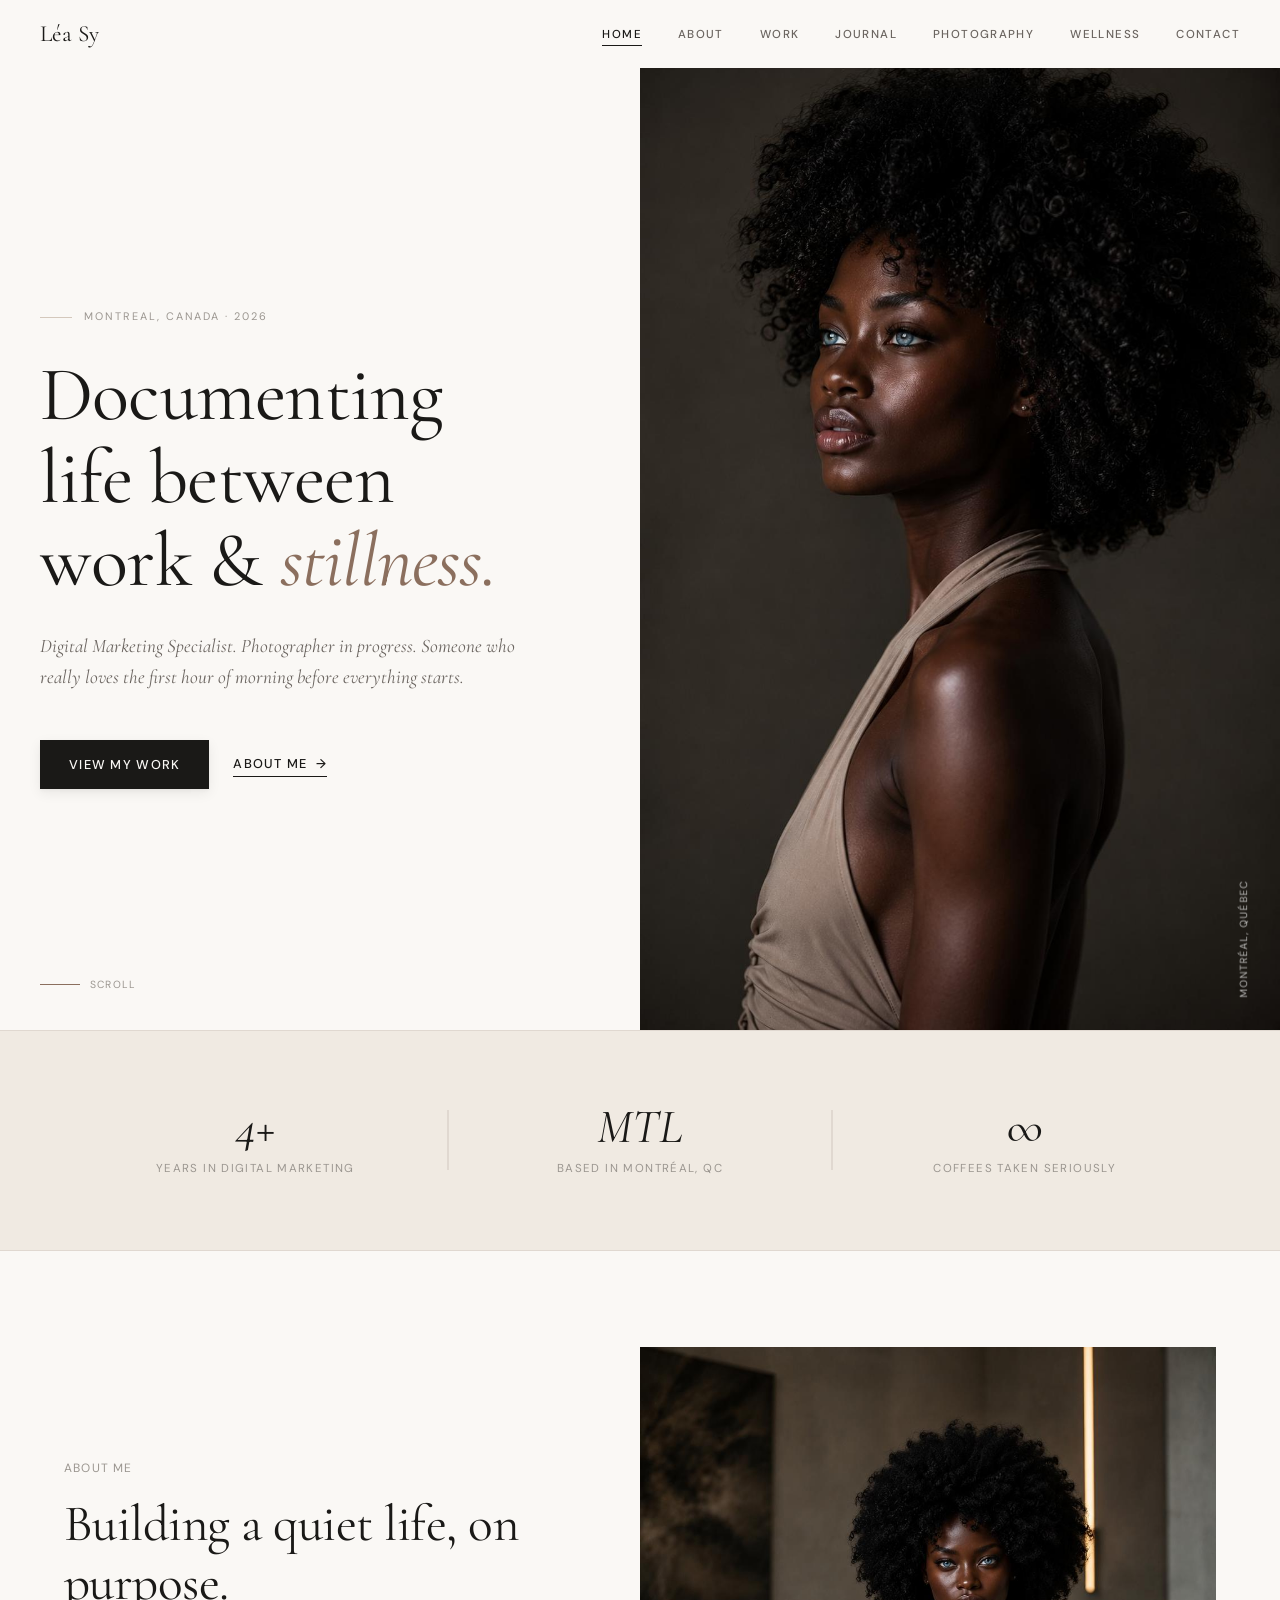
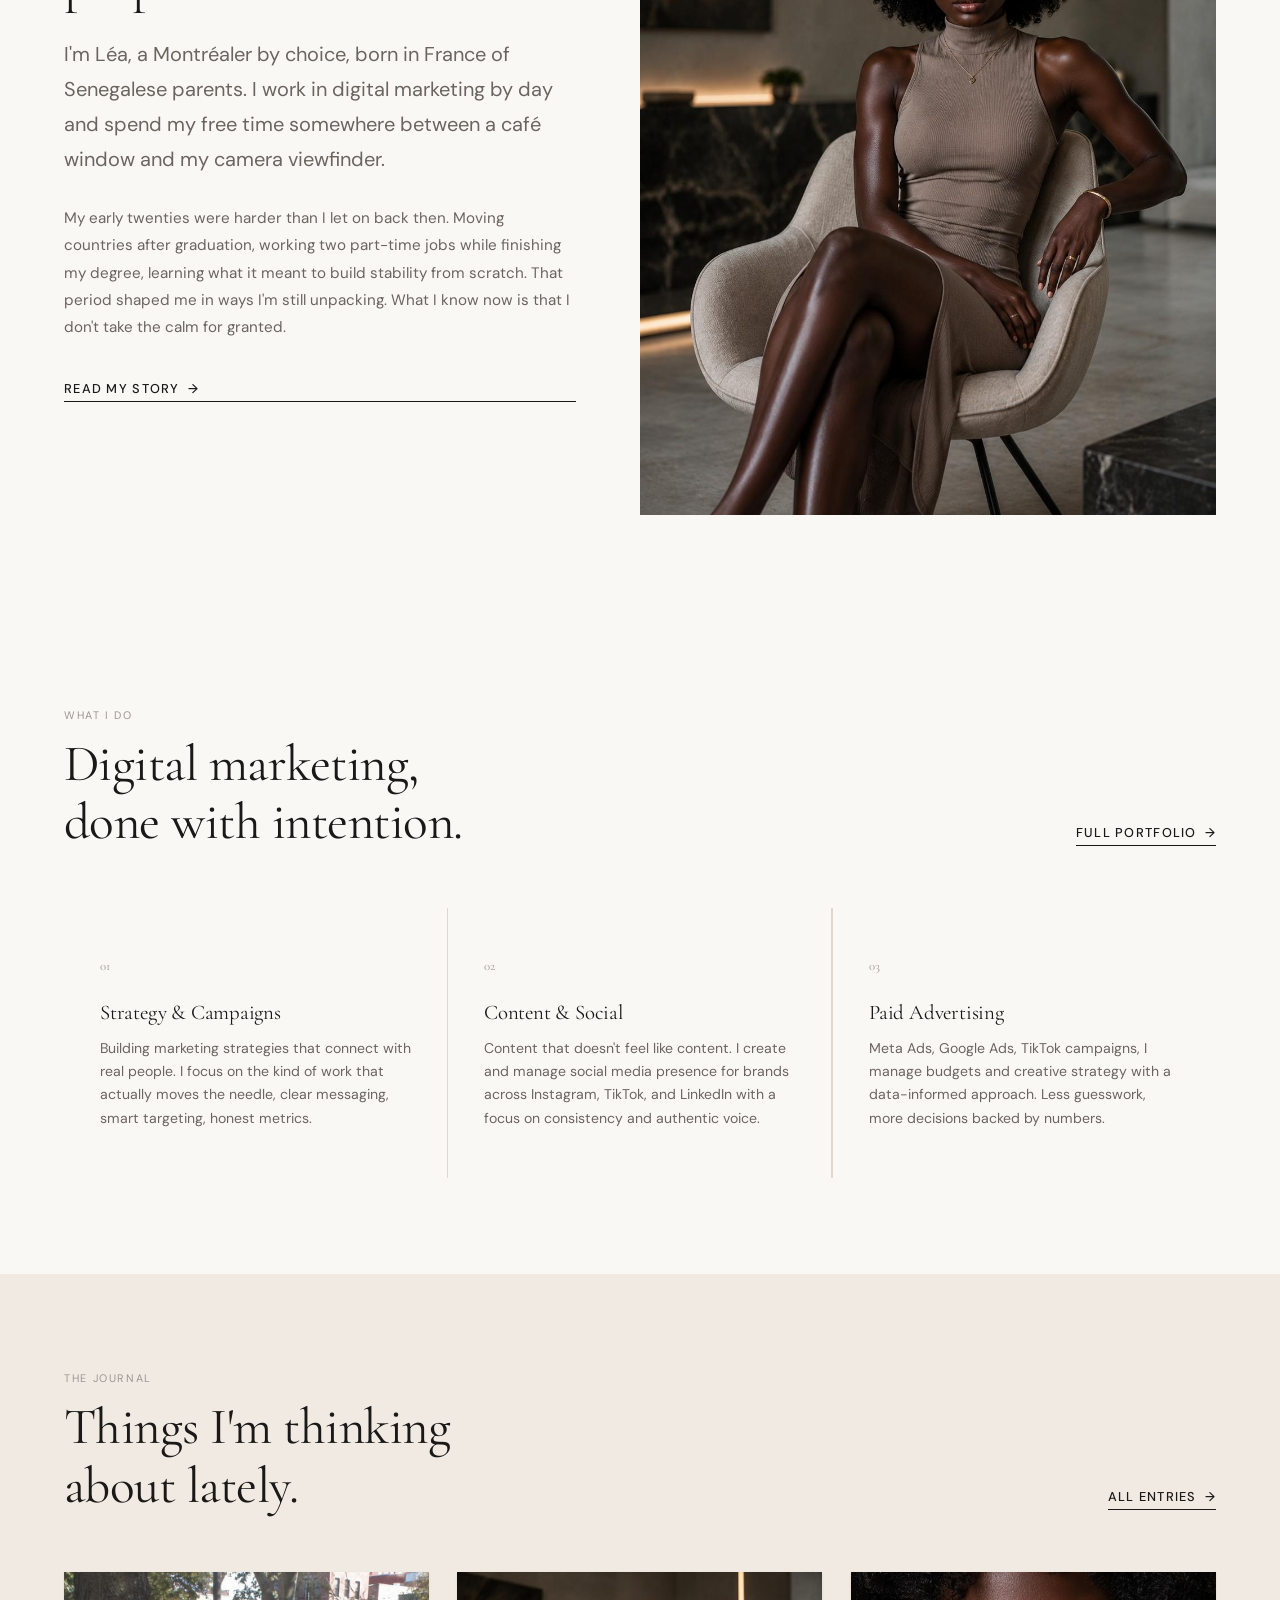
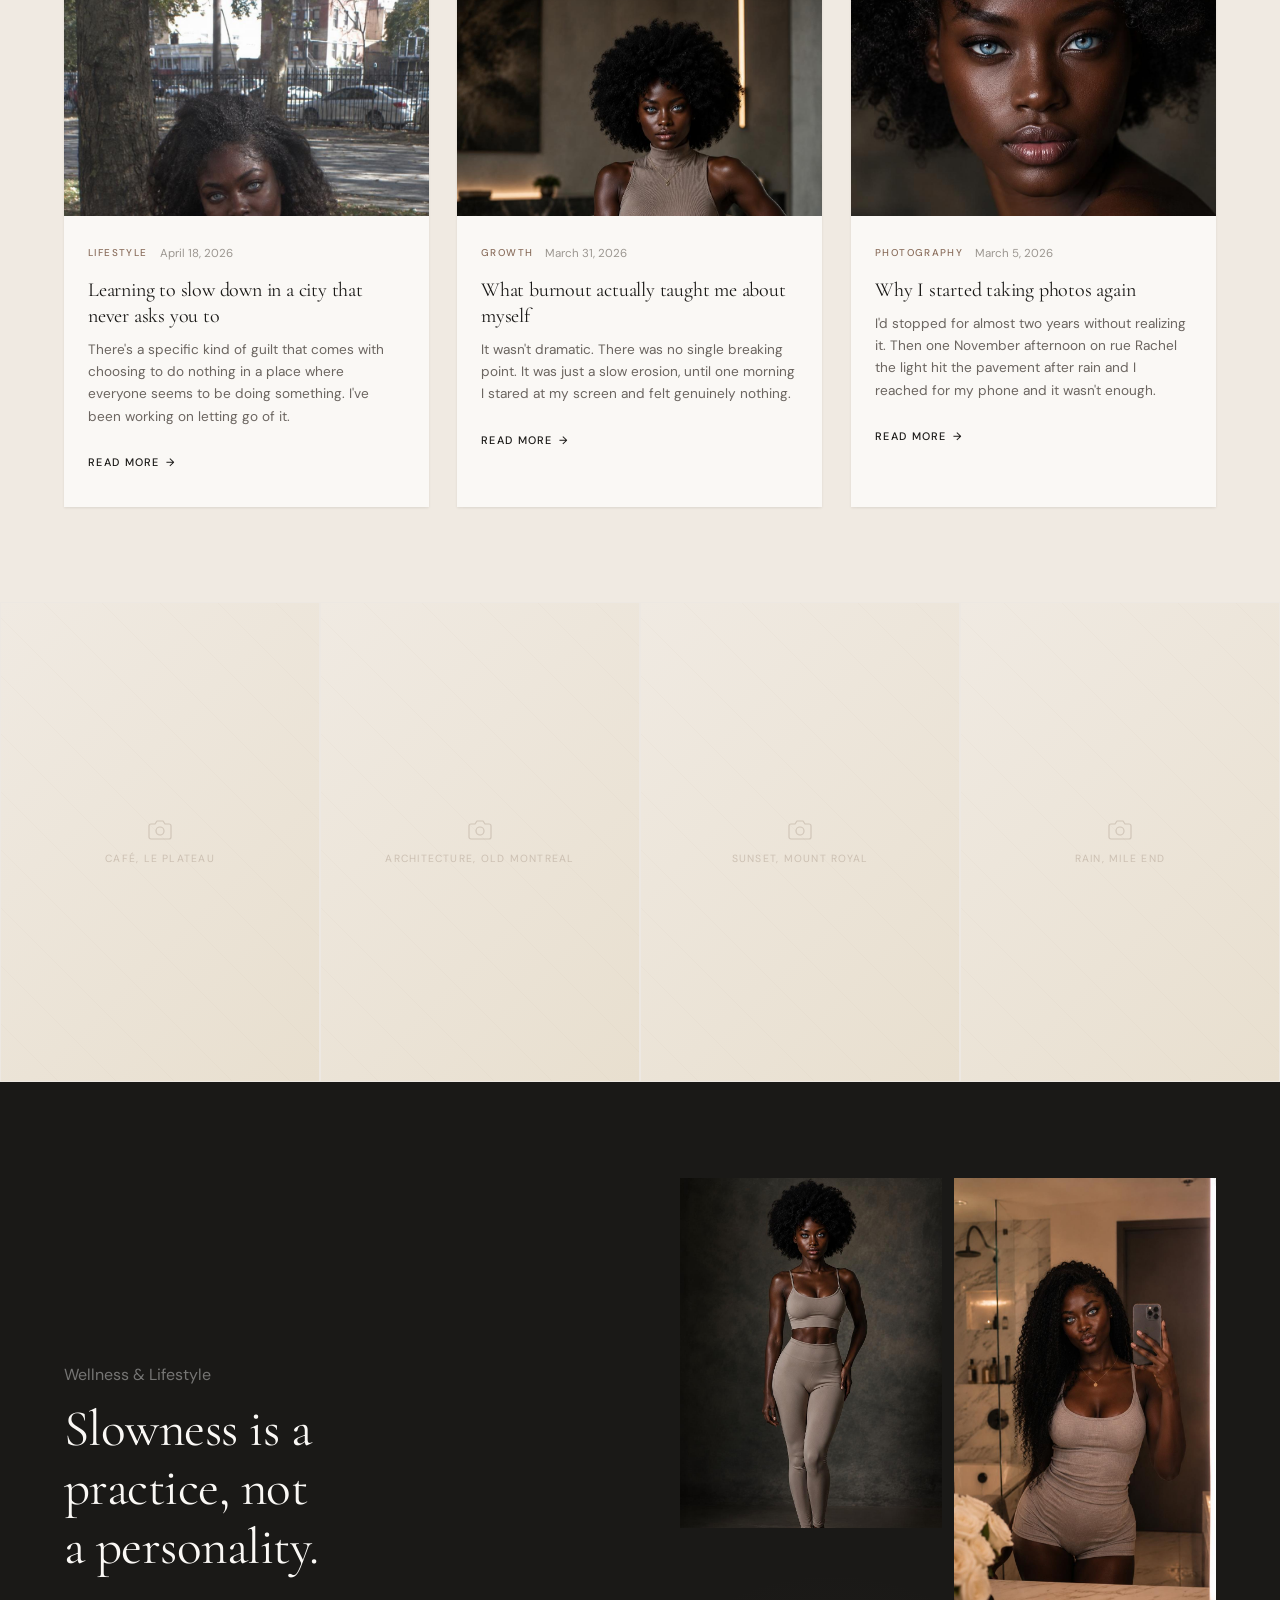
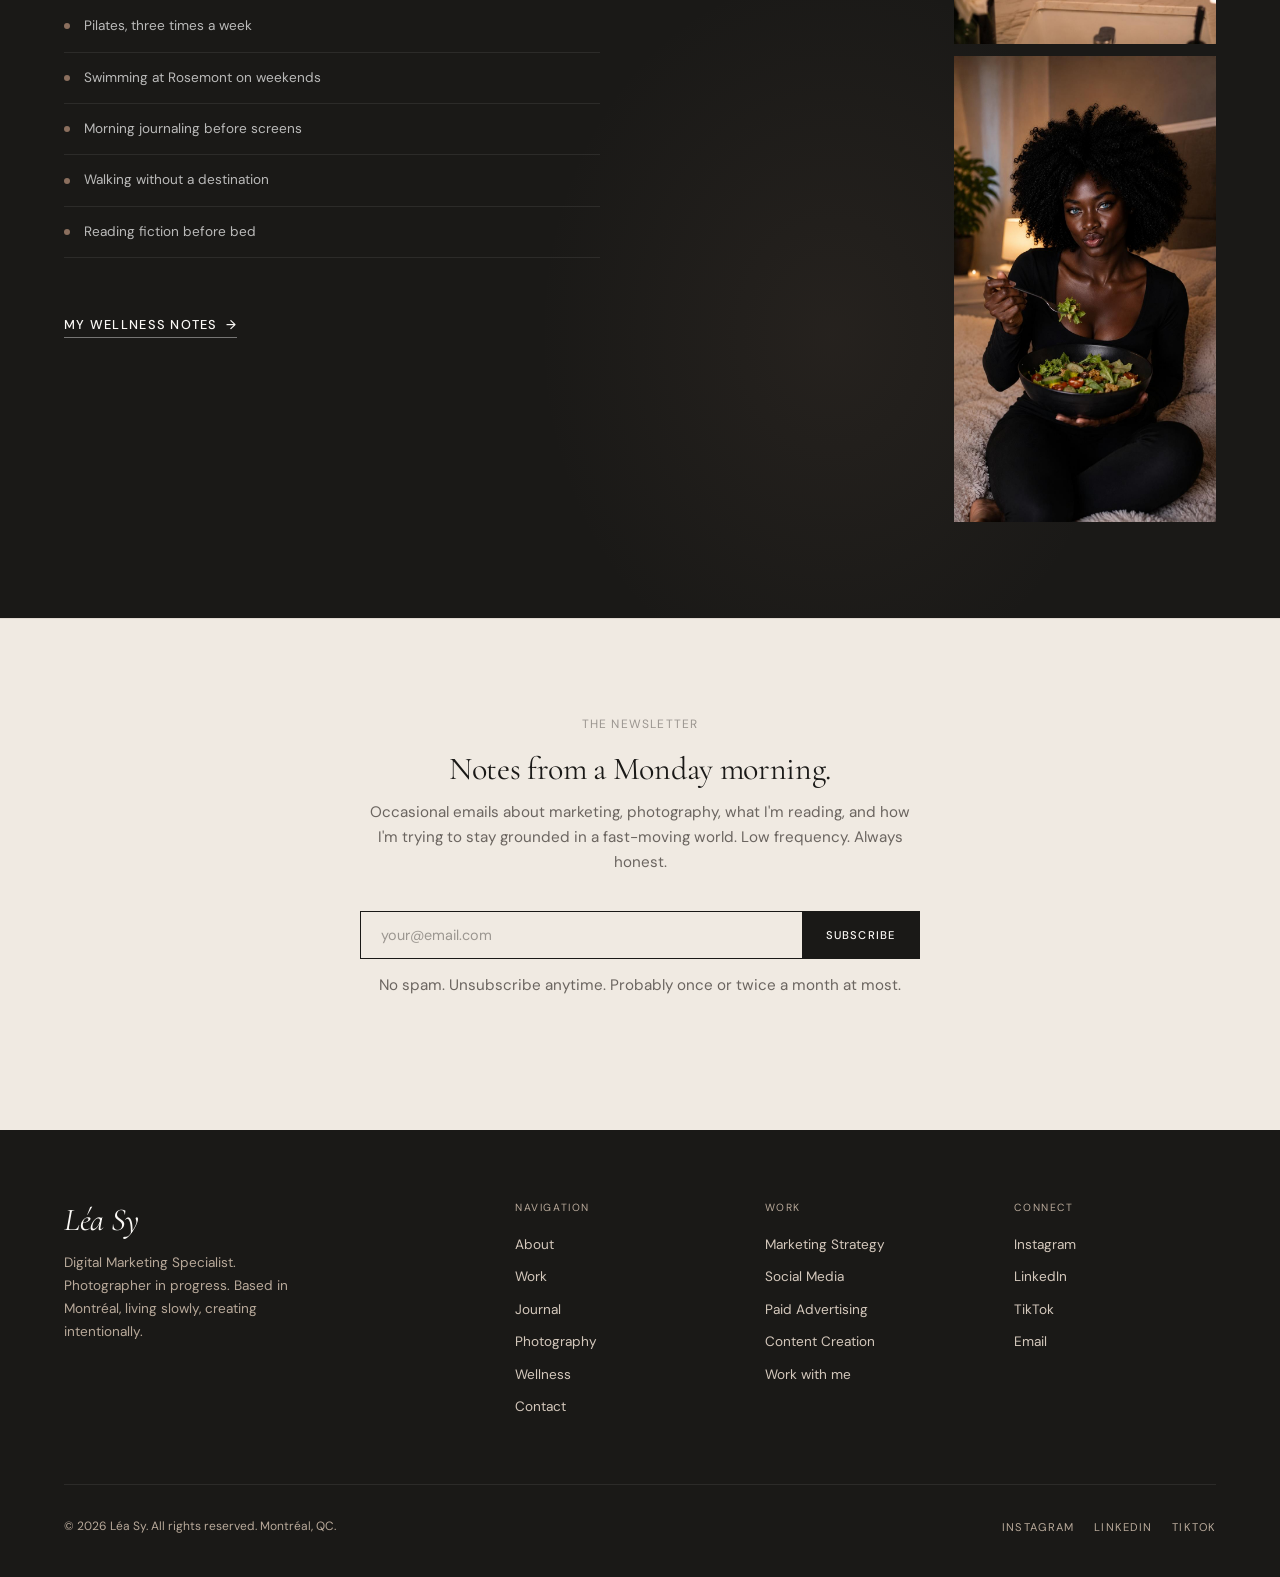
<file: index.html>
﻿<!DOCTYPE html>
<html lang="en">
<head>
  <meta charset="UTF-8" />
  <meta name="viewport" content="width=device-width, initial-scale=1.0" />
  <title>Léa Sy · Digital Marketing Specialist · Montreal</title>
  <meta name="description" content="Léa Sy is a Digital Marketing Specialist based in Montreal. Photography, wellness, journaling, and quiet city life." />
  <meta property="og:title" content="Léa Sy" />
  <meta property="og:description" content="Digital Marketing Specialist based in Montreal. Documenting life between work and stillness." />
  <meta property="og:type" content="website" />
  <link rel="preconnect" href="https://fonts.googleapis.com" />
  <link rel="preconnect" href="https://fonts.gstatic.com" crossorigin />
  <link rel="stylesheet" href="css/styles.css" />
</head>
<body>

<!-- ─── Navigation ─────────────────────────────────────────────────────────── -->
<nav class="nav">
  <div class="nav-inner">
    <a href="index.html" class="nav-logo">Léa Sy</a>
    <div class="nav-links">
      <a href="index.html">Home</a>
      <a href="about.html">About</a>
      <a href="work.html">Work</a>
      <a href="journal.html">Journal</a>
      <a href="photography.html">Photography</a>
      <a href="wellness.html">Wellness</a>
      <a href="contact.html">Contact</a>
    </div>
    <button class="nav-menu-btn" aria-label="Menu">
      <span></span><span></span><span></span>
    </button>
  </div>
</nav>

<nav class="nav-mobile">
  <a href="index.html">Home</a>
  <a href="about.html">About</a>
  <a href="work.html">Work</a>
  <a href="journal.html">Journal</a>
  <a href="photography.html">Photography</a>
  <a href="wellness.html">Wellness</a>
  <a href="contact.html">Contact</a>
</nav>

<!-- ─── Hero ───────────────────────────────────────────────────────────────── -->
<section class="hero">
  <div class="hero-content">
    <p class="hero-eyebrow">Montreal, Canada · 2026</p>
    <h1>Documenting<br/>life between<br/>work &amp; <em>stillness.</em></h1>
    <p class="hero-sub">Digital Marketing Specialist. Photographer in progress. Someone who really loves the first hour of morning before everything starts.</p>
    <div class="hero-actions">
      <a href="work.html" class="btn btn-dark">View my work</a>
      <a href="about.html" class="link-underline link-arrow">About me</a>
    </div>
  </div>
  <div class="hero-image">
    <div class="photo-wrap" style="height:100%;width:100%;">
      <img src="Photo/Photo%20(6).jpeg" alt="Léa Sy, portrait éditorial" style="object-position:center top;" />
    </div>
    <span class="hero-caption">Montréal, Québec</span>
  </div>
  <div class="hero-scroll">
    <span class="hero-scroll-line"></span>
    scroll
  </div>
</section>

<!-- ─── Intro Strip ─────────────────────────────────────────────────────────── -->
<div class="intro-strip">
  <div class="container">
    <div class="intro-strip-inner">
      <div class="intro-stat fade-up">
        <div class="number" style="font-style:italic;">4+</div>
        <div class="stat-label">Years in digital marketing</div>
      </div>
      <div class="intro-strip-divider"></div>
      <div class="intro-stat fade-up fade-up-delay-1">
        <div class="number" style="font-style:italic;">MTL</div>
        <div class="stat-label">Based in Montréal, QC</div>
      </div>
      <div class="intro-strip-divider"></div>
      <div class="intro-stat fade-up fade-up-delay-2">
        <div class="number" style="font-style:italic;">∞</div>
        <div class="stat-label">Coffees taken seriously</div>
      </div>
    </div>
  </div>
</div>

<!-- ─── About Preview ───────────────────────────────────────────────────────── -->
<section class="section">
  <div class="container">
    <div class="about-preview">
      <div class="about-preview-text fade-up">
        <span class="caption" style="display:block;margin-bottom:16px;">About me</span>
        <h2 style="margin-bottom:24px;">Building a quiet life, on purpose.</h2>
        <p class="lead" style="margin-bottom:28px;">
          I'm Léa, a Montréaler by choice, born in France of Senegalese parents. I work in digital marketing by day and spend my free time somewhere between a café window and my camera viewfinder.
        </p>
        <p style="color:var(--text-secondary);line-height:1.8;font-size:0.95rem;margin-bottom:36px;">
          My early twenties were harder than I let on back then. Moving countries after graduation, working two part-time jobs while finishing my degree, learning what it meant to build stability from scratch. That period shaped me in ways I'm still unpacking. What I know now is that I don't take the calm for granted.
        </p>
        <a href="about.html" class="link-underline link-arrow">Read my story</a>
      </div>
      <div class="about-preview-image fade-up fade-up-delay-2">
        <div class="photo-wrap ratio-portrait" style="min-height:500px;">
          <img src="Photo/Photo%20(7).jpeg" alt="Léa Sy" style="object-position:center top;" />
        </div>
      </div>
    </div>
  </div>
</section>

<!-- ─── Work Preview ────────────────────────────────────────────────────────── -->
<section class="section">
  <div class="container">
    <div class="section-header fade-up">
      <div class="section-header-left">
        <span class="section-label">What I do</span>
        <h2>Digital marketing,<br/>done with intention.</h2>
      </div>
      <a href="work.html" class="link-underline link-arrow">Full portfolio</a>
    </div>

    <div class="work-preview-grid fade-up fade-up-delay-1">
      <div class="work-card">
        <span class="work-card-number">01</span>
        <h4>Strategy &amp; Campaigns</h4>
        <p>Building marketing strategies that connect with real people. I focus on the kind of work that actually moves the needle, clear messaging, smart targeting, honest metrics.</p>
      </div>
      <div class="work-card">
        <span class="work-card-number">02</span>
        <h4>Content &amp; Social</h4>
        <p>Content that doesn't feel like content. I create and manage social media presence for brands across Instagram, TikTok, and LinkedIn with a focus on consistency and authentic voice.</p>
      </div>
      <div class="work-card">
        <span class="work-card-number">03</span>
        <h4>Paid Advertising</h4>
        <p>Meta Ads, Google Ads, TikTok campaigns, I manage budgets and creative strategy with a data-informed approach. Less guesswork, more decisions backed by numbers.</p>
      </div>
    </div>
  </div>
</section>

<!-- ─── Journal Preview ─────────────────────────────────────────────────────── -->
<section class="section journal-preview">
  <div class="container">
    <div class="section-header fade-up">
      <div class="section-header-left">
        <span class="section-label">The journal</span>
        <h2>Things I'm thinking<br/>about lately.</h2>
      </div>
      <a href="journal.html" class="link-underline link-arrow">All entries</a>
    </div>

    <div class="journal-grid">
      <div class="journal-card fade-up">
        <div class="photo-wrap" style="aspect-ratio:3/2;">
          <img src="Photo/Photo%20(8).jpeg" alt="Léa, moment candide" style="object-position:center top;" />
        </div>
        <div class="journal-card-body">
          <div class="journal-card-meta">
            <span class="journal-card-cat">Lifestyle</span>
            <span class="journal-card-date">April 18, 2026</span>
          </div>
          <h5>Learning to slow down in a city that never asks you to</h5>
          <p>There's a specific kind of guilt that comes with choosing to do nothing in a place where everyone seems to be doing something. I've been working on letting go of it.</p>
          <a href="journal.html" class="journal-card-link">Read more</a>
        </div>
      </div>

      <div class="journal-card fade-up fade-up-delay-1">
        <div class="photo-wrap" style="aspect-ratio:3/2;">
          <img src="Photo/Photo%20(7).jpeg" alt="Léa Sy, soir" style="object-position:center top;" />
        </div>
        <div class="journal-card-body">
          <div class="journal-card-meta">
            <span class="journal-card-cat">Growth</span>
            <span class="journal-card-date">March 31, 2026</span>
          </div>
          <h5>What burnout actually taught me about myself</h5>
          <p>It wasn't dramatic. There was no single breaking point. It was just a slow erosion, until one morning I stared at my screen and felt genuinely nothing.</p>
          <a href="journal.html" class="journal-card-link">Read more</a>
        </div>
      </div>

      <div class="journal-card fade-up fade-up-delay-2">
        <div class="photo-wrap" style="aspect-ratio:3/2;">
          <img src="Photo/Photo%20(10).jpeg" alt="Léa Sy, portrait" style="object-position:center center;" />
        </div>
        <div class="journal-card-body">
          <div class="journal-card-meta">
            <span class="journal-card-cat">Photography</span>
            <span class="journal-card-date">March 5, 2026</span>
          </div>
          <h5>Why I started taking photos again</h5>
          <p>I'd stopped for almost two years without realizing it. Then one November afternoon on rue Rachel the light hit the pavement after rain and I reached for my phone and it wasn't enough.</p>
          <a href="journal.html" class="journal-card-link">Read more</a>
        </div>
      </div>
    </div>
  </div>
</section>

<!-- ─── Photo Strip ──────────────────────────────────────────────────────────── -->
<div class="photo-strip">
  <a href="photography.html" class="photo-strip-item">
    <div class="img-ph" role="img" aria-label="Montreal café interior">
      <div class="img-ph-inner">
        <svg xmlns="http://www.w3.org/2000/svg" viewBox="0 0 24 24" fill="none" stroke="currentColor" stroke-width="1.2" stroke-linecap="round" stroke-linejoin="round"><path d="M23 19a2 2 0 0 1-2 2H3a2 2 0 0 1-2-2V8a2 2 0 0 1 2-2h4l2-3h6l2 3h4a2 2 0 0 1 2 2z"></path><circle cx="12" cy="13" r="4"></circle></svg>
        <span>Café, Le Plateau</span>
      </div>
    </div>
  </a>
  <a href="photography.html" class="photo-strip-item">
    <div class="img-ph" role="img" aria-label="Montreal architecture">
      <div class="img-ph-inner">
        <svg xmlns="http://www.w3.org/2000/svg" viewBox="0 0 24 24" fill="none" stroke="currentColor" stroke-width="1.2" stroke-linecap="round" stroke-linejoin="round"><path d="M23 19a2 2 0 0 1-2 2H3a2 2 0 0 1-2-2V8a2 2 0 0 1 2-2h4l2-3h6l2 3h4a2 2 0 0 1 2 2z"></path><circle cx="12" cy="13" r="4"></circle></svg>
        <span>Architecture, Old Montreal</span>
      </div>
    </div>
  </a>
  <a href="photography.html" class="photo-strip-item">
    <div class="img-ph" role="img" aria-label="City at dusk">
      <div class="img-ph-inner">
        <svg xmlns="http://www.w3.org/2000/svg" viewBox="0 0 24 24" fill="none" stroke="currentColor" stroke-width="1.2" stroke-linecap="round" stroke-linejoin="round"><path d="M23 19a2 2 0 0 1-2 2H3a2 2 0 0 1-2-2V8a2 2 0 0 1 2-2h4l2-3h6l2 3h4a2 2 0 0 1 2 2z"></path><circle cx="12" cy="13" r="4"></circle></svg>
        <span>Sunset, Mount Royal</span>
      </div>
    </div>
  </a>
  <a href="photography.html" class="photo-strip-item">
    <div class="img-ph" role="img" aria-label="Rainy street in Montreal">
      <div class="img-ph-inner">
        <svg xmlns="http://www.w3.org/2000/svg" viewBox="0 0 24 24" fill="none" stroke="currentColor" stroke-width="1.2" stroke-linecap="round" stroke-linejoin="round"><path d="M23 19a2 2 0 0 1-2 2H3a2 2 0 0 1-2-2V8a2 2 0 0 1 2-2h4l2-3h6l2 3h4a2 2 0 0 1 2 2z"></path><circle cx="12" cy="13" r="4"></circle></svg>
        <span>Rain, Mile End</span>
      </div>
    </div>
  </a>
</div>

<!-- ─── Wellness Preview ─────────────────────────────────────────────────────── -->
<section class="wellness-preview">
  <div class="container">
    <div class="wellness-preview-inner">
      <div class="wellness-preview-text fade-up">
        <span class="section-label" style="display:block;margin-bottom:12px;">Wellness &amp; Lifestyle</span>
        <h2>Slowness is a<br/>practice, not<br/>a personality.</h2>
        <ul class="wellness-list">
          <li class="wellness-list-item">Pilates, three times a week</li>
          <li class="wellness-list-item">Swimming at Rosemont on weekends</li>
          <li class="wellness-list-item">Morning journaling before screens</li>
          <li class="wellness-list-item">Walking without a destination</li>
          <li class="wellness-list-item">Reading fiction before bed</li>
        </ul>
        <a href="wellness.html" class="link-underline link-arrow" style="margin-top:32px;display:inline-flex;">My wellness notes</a>
      </div>
      <div class="fade-up fade-up-delay-2" style="display:grid;grid-template-columns:1fr 1fr;gap:12px;">
        <div class="photo-wrap" style="aspect-ratio:3/4;">
          <img src="Photo/Photo%20(9).jpeg" alt="Léa, tenue pilates" style="object-position:center top;" />
        </div>
        <div style="display:grid;grid-template-rows:1fr 1fr;gap:12px;">
          <div class="photo-wrap" style="overflow:hidden;">
            <img src="Photo/Photo%20(4).jpeg" alt="Léa, routine matin" style="width:100%;height:100%;object-fit:cover;object-position:center top;" />
          </div>
          <div class="photo-wrap" style="overflow:hidden;">
            <img src="Photo/Photo%20(3).jpeg" alt="Léa, soir chez elle" style="width:100%;height:100%;object-fit:cover;object-position:center top;" />
          </div>
        </div>
      </div>
    </div>
  </div>
</section>

<!-- ─── Newsletter ───────────────────────────────────────────────────────────── -->
<section class="newsletter">
  <div class="newsletter-inner fade-up">
    <span class="caption" style="display:block;margin-bottom:16px;">The newsletter</span>
    <h3>Notes from a Monday morning.</h3>
    <p>Occasional emails about marketing, photography, what I'm reading, and how I'm trying to stay grounded in a fast-moving world. Low frequency. Always honest.</p>
    <form class="newsletter-form" novalidate>
      <input type="email" placeholder="your@email.com" required autocomplete="email" />
      <button type="submit">Subscribe</button>
    </form>
    <p class="newsletter-note">No spam. Unsubscribe anytime. Probably once or twice a month at most.</p>
  </div>
</section>

<!-- ─── Footer ──────────────────────────────────────────────────────────────── -->
<footer class="footer">
  <div class="container">
    <div class="footer-grid">
      <div class="footer-brand">
        <h3>Léa Sy</h3>
        <p>Digital Marketing Specialist. Photographer in progress. Based in Montréal, living slowly, creating intentionally.</p>
      </div>
      <div class="footer-col">
        <h6>Navigation</h6>
        <a href="about.html">About</a>
        <a href="work.html">Work</a>
        <a href="journal.html">Journal</a>
        <a href="photography.html">Photography</a>
        <a href="wellness.html">Wellness</a>
        <a href="contact.html">Contact</a>
      </div>
      <div class="footer-col">
        <h6>Work</h6>
        <a href="work.html">Marketing Strategy</a>
        <a href="work.html">Social Media</a>
        <a href="work.html">Paid Advertising</a>
        <a href="work.html">Content Creation</a>
        <a href="contact.html">Work with me</a>
      </div>
      <div class="footer-col">
        <h6>Connect</h6>
        <a href="contact.html">Instagram</a>
        <a href="contact.html">LinkedIn</a>
        <a href="contact.html">TikTok</a>
        <a href="contact.html">Email</a>
      </div>
    </div>
    <div class="footer-bottom">
      <p>© 2026 Léa Sy. All rights reserved. Montréal, QC.</p>
      <div class="footer-social">
        <a href="contact.html">Instagram</a>
        <a href="contact.html">LinkedIn</a>
        <a href="contact.html">TikTok</a>
      </div>
    </div>
  </div>
</footer>

<script src="js/main.js"></script>
</body>
</html>
</file>
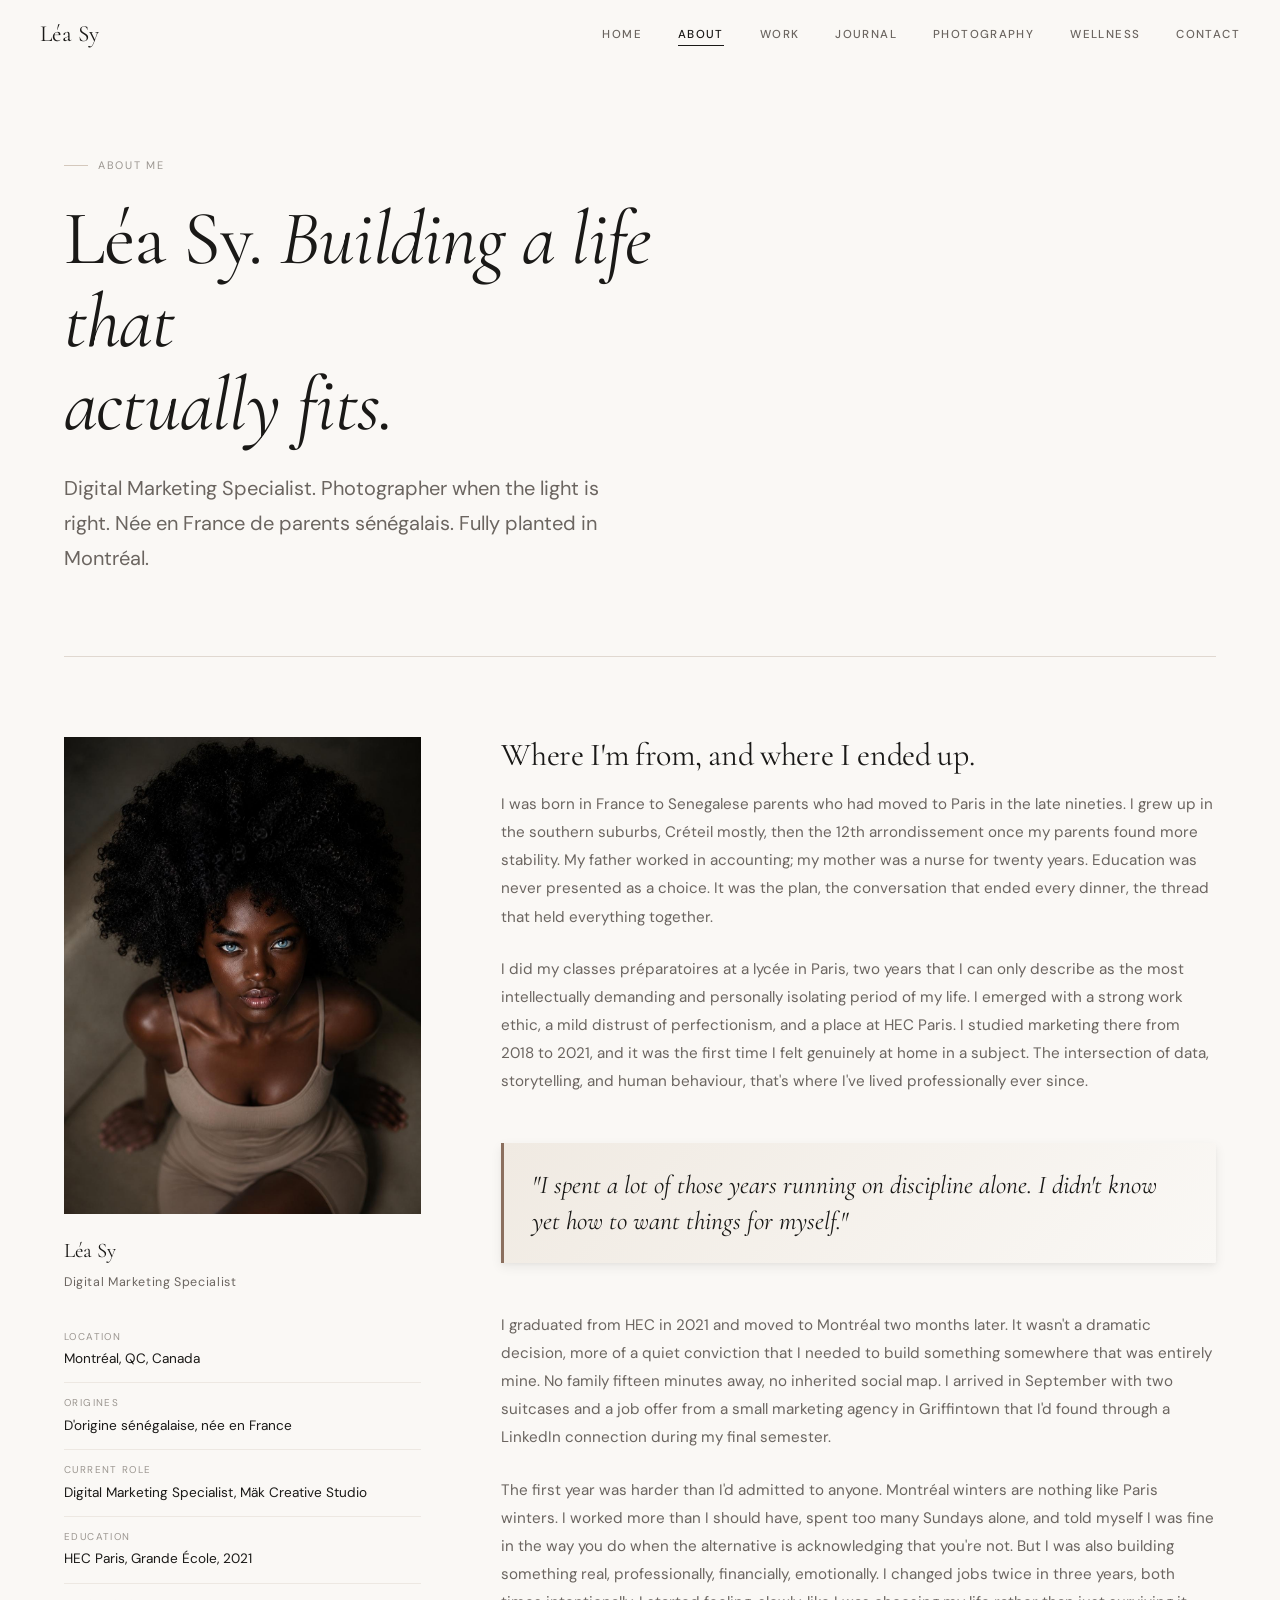
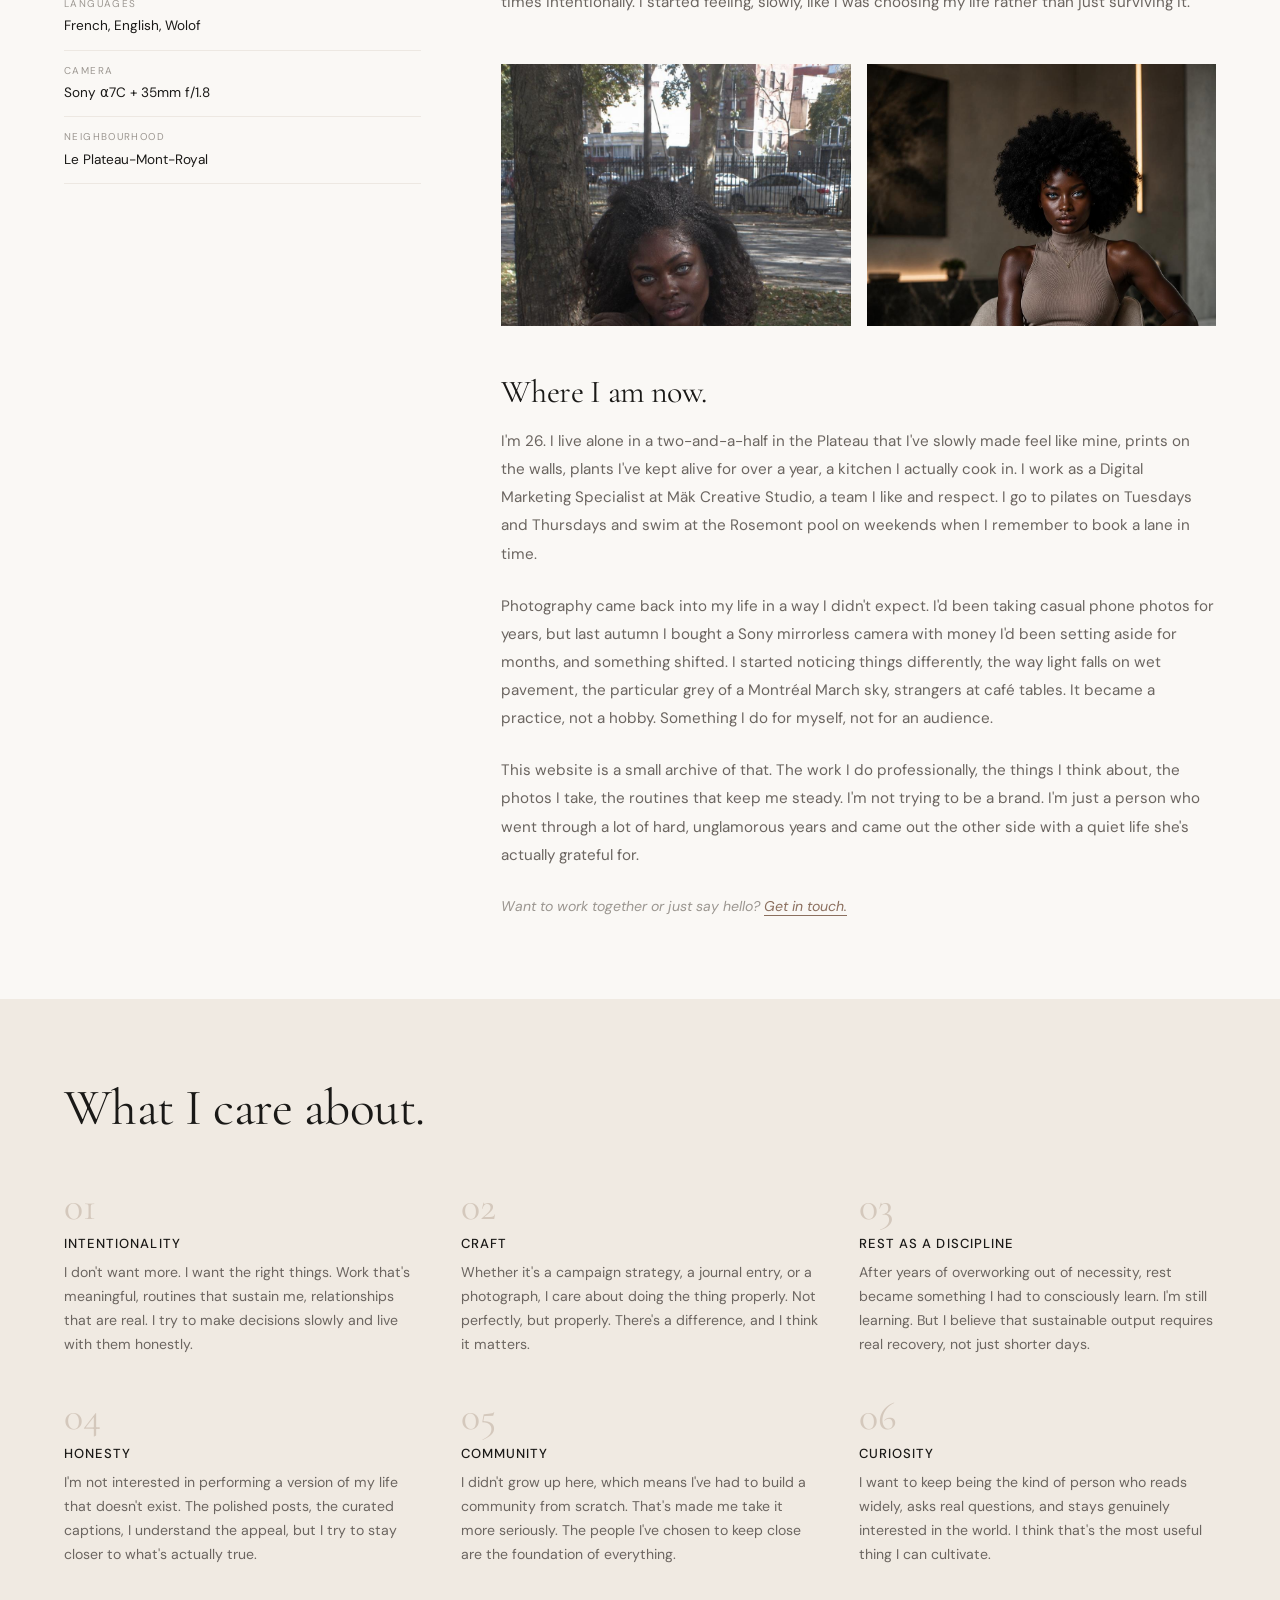
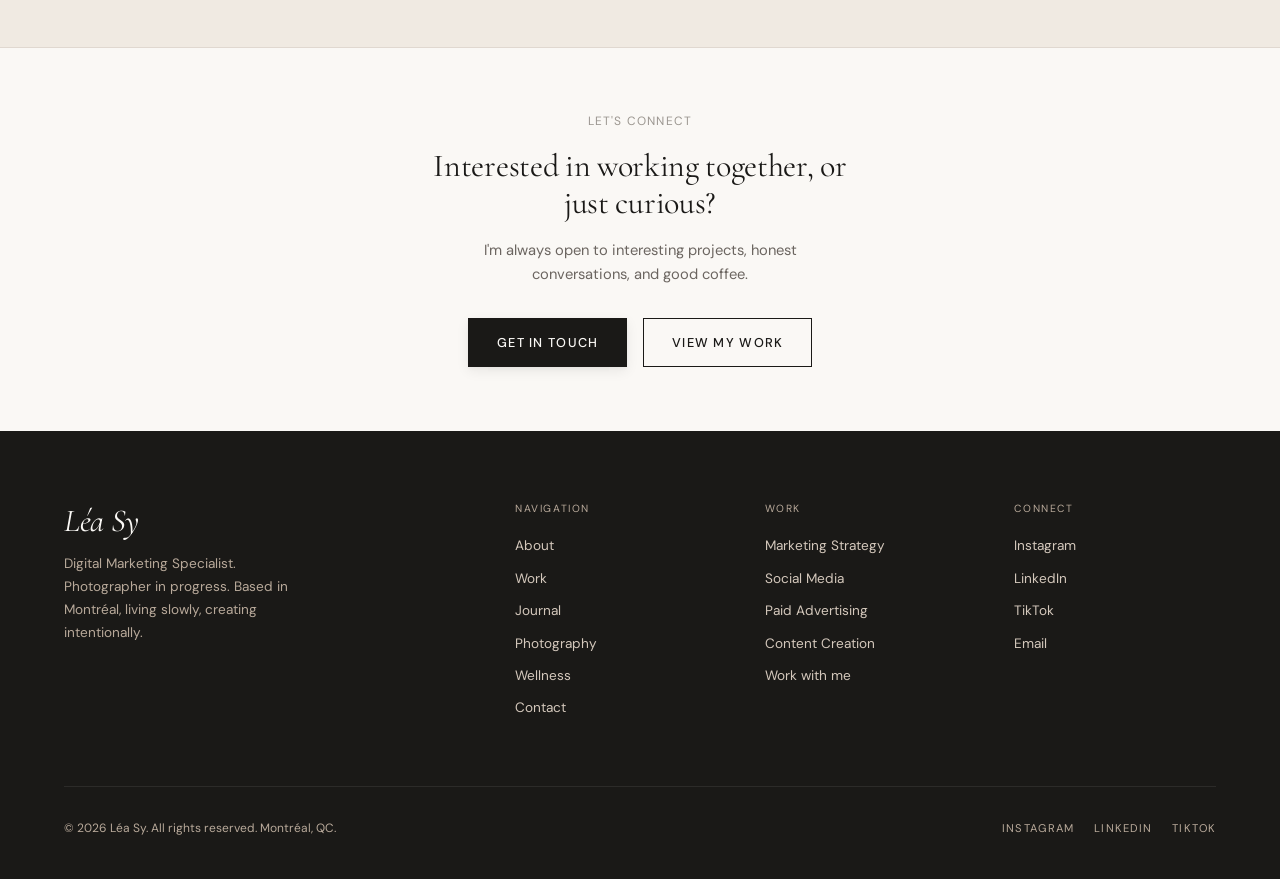
<file: about.html>
﻿<!DOCTYPE html>
<html lang="en">
<head>
  <meta charset="UTF-8" />
  <meta name="viewport" content="width=device-width, initial-scale=1.0" />
  <title>About · Léa Sy</title>
  <meta name="description" content="Léa Sy is a Digital Marketing Specialist from Dakar, based in Montreal. Her story of building stability, creativity, and a quieter life." />
  <link rel="preconnect" href="https://fonts.googleapis.com" />
  <link rel="preconnect" href="https://fonts.gstatic.com" crossorigin />
  <link rel="stylesheet" href="css/styles.css" />
</head>
<body>

<nav class="nav scrolled">
  <div class="nav-inner">
    <a href="index.html" class="nav-logo">Léa Sy</a>
    <div class="nav-links">
      <a href="index.html">Home</a>
      <a href="about.html" class="active">About</a>
      <a href="work.html">Work</a>
      <a href="journal.html">Journal</a>
      <a href="photography.html">Photography</a>
      <a href="wellness.html">Wellness</a>
      <a href="contact.html">Contact</a>
    </div>
    <button class="nav-menu-btn" aria-label="Menu">
      <span></span><span></span><span></span>
    </button>
  </div>
</nav>

<nav class="nav-mobile">
  <a href="index.html">Home</a>
  <a href="about.html" class="active">About</a>
  <a href="work.html">Work</a>
  <a href="journal.html">Journal</a>
  <a href="photography.html">Photography</a>
  <a href="wellness.html">Wellness</a>
  <a href="contact.html">Contact</a>
</nav>

<!-- ─── Page Hero ────────────────────────────────────────────────────────────── -->
<div class="container">
  <div class="page-hero">
    <span class="page-hero-eyebrow">About me</span>
    <h1 style="max-width:680px;">Léa Sy. <em>Building a life that<br/>actually fits.</em></h1>
    <p class="lead" style="margin-top:20px;max-width:560px;">Digital Marketing Specialist. Photographer when the light is right. Née en France de parents sénégalais. Fully planted in Montréal.</p>
  </div>
</div>

<!-- ─── Bio Section ──────────────────────────────────────────────────────────── -->
<div class="container">
  <div class="about-bio">

    <!-- Sidebar -->
    <div class="about-sidebar fade-up">
      <div class="photo-wrap" style="aspect-ratio:3/4;margin-bottom:20px;">
        <img src="Photo/Photo%20(5).jpeg" alt="Portrait de Léa Sy" style="object-position:center top;" />
      </div>
      <div class="about-sidebar-name">Léa Sy</div>
      <div class="about-sidebar-role">Digital Marketing Specialist</div>
      <div class="about-info-list">
        <div class="about-info-item">
          <span class="info-label">Location</span>
          <span class="info-value">Montréal, QC, Canada</span>
        </div>
        <div class="about-info-item">
          <span class="info-label">Origines</span>
          <span class="info-value">D'origine sénégalaise, née en France</span>
        </div>
        <div class="about-info-item">
          <span class="info-label">Current role</span>
          <span class="info-value">Digital Marketing Specialist, Mäk Creative Studio</span>
        </div>
        <div class="about-info-item">
          <span class="info-label">Education</span>
          <span class="info-value">HEC Paris, Grande École, 2021</span>
        </div>
        <div class="about-info-item">
          <span class="info-label">Languages</span>
          <span class="info-value">French, English, Wolof</span>
        </div>
        <div class="about-info-item">
          <span class="info-label">Camera</span>
          <span class="info-value">Sony α7C + 35mm f/1.8</span>
        </div>
        <div class="about-info-item">
          <span class="info-label">Neighbourhood</span>
          <span class="info-value">Le Plateau-Mont-Royal</span>
        </div>
      </div>
    </div>

    <!-- Content -->
    <div class="about-content fade-up fade-up-delay-1">

      <h3>Where I'm from, and where I ended up.</h3>
      <p>
        I was born in France to Senegalese parents who had moved to Paris in the late nineties. I grew up in the southern suburbs, Créteil mostly, then the 12th arrondissement once my parents found more stability. My father worked in accounting; my mother was a nurse for twenty years. Education was never presented as a choice. It was the plan, the conversation that ended every dinner, the thread that held everything together.
      </p>
      <p>
        I did my classes préparatoires at a lycée in Paris, two years that I can only describe as the most intellectually demanding and personally isolating period of my life. I emerged with a strong work ethic, a mild distrust of perfectionism, and a place at HEC Paris. I studied marketing there from 2018 to 2021, and it was the first time I felt genuinely at home in a subject. The intersection of data, storytelling, and human behaviour, that's where I've lived professionally ever since.
      </p>

      <div class="pullquote">
        "I spent a lot of those years running on discipline alone. I didn't know yet how to want things for myself."
      </div>

      <p>
        I graduated from HEC in 2021 and moved to Montréal two months later. It wasn't a dramatic decision, more of a quiet conviction that I needed to build something somewhere that was entirely mine. No family fifteen minutes away, no inherited social map. I arrived in September with two suitcases and a job offer from a small marketing agency in Griffintown that I'd found through a LinkedIn connection during my final semester.
      </p>
      <p>
        The first year was harder than I'd admitted to anyone. Montréal winters are nothing like Paris winters. I worked more than I should have, spent too many Sundays alone, and told myself I was fine in the way you do when the alternative is acknowledging that you're not. But I was also building something real, professionally, financially, emotionally. I changed jobs twice in three years, both times intentionally. I started feeling, slowly, like I was choosing my life rather than just surviving it.
      </p>

      <div style="margin:48px 0;">
        <div style="display:grid;grid-template-columns:1fr 1fr;gap:16px;">
          <div class="photo-wrap" style="aspect-ratio:4/3;">
            <img src="Photo/Photo%20(8).jpeg" alt="Léa, moment candide, extérieur" style="object-position:center top;" />
          </div>
          <div class="photo-wrap" style="aspect-ratio:4/3;">
            <img src="Photo/Photo%20(7).jpeg" alt="Léa Sy aujourd'hui" style="object-position:center top;" />
          </div>
        </div>
      </div>

      <h3>Where I am now.</h3>
      <p>
        I'm 26. I live alone in a two-and-a-half in the Plateau that I've slowly made feel like mine, prints on the walls, plants I've kept alive for over a year, a kitchen I actually cook in. I work as a Digital Marketing Specialist at Mäk Creative Studio, a team I like and respect. I go to pilates on Tuesdays and Thursdays and swim at the Rosemont pool on weekends when I remember to book a lane in time.
      </p>
      <p>
        Photography came back into my life in a way I didn't expect. I'd been taking casual phone photos for years, but last autumn I bought a Sony mirrorless camera with money I'd been setting aside for months, and something shifted. I started noticing things differently, the way light falls on wet pavement, the particular grey of a Montréal March sky, strangers at café tables. It became a practice, not a hobby. Something I do for myself, not for an audience.
      </p>
      <p>
        This website is a small archive of that. The work I do professionally, the things I think about, the photos I take, the routines that keep me steady. I'm not trying to be a brand. I'm just a person who went through a lot of hard, unglamorous years and came out the other side with a quiet life she's actually grateful for.
      </p>

      <p style="font-style:italic;color:var(--text-light);font-size:0.88rem;">
        Want to work together or just say hello? <a href="contact.html" style="color:var(--brown);border-bottom:1px solid var(--brown);">Get in touch.</a>
      </p>

    </div>
  </div>
</div>

<!-- ─── Values ───────────────────────────────────────────────────────────────── -->
<section class="about-values">
  <div class="container">
    <h2 class="fade-up" style="margin-bottom:48px;">What I care about.</h2>
    <div class="values-grid">
      <div class="value-item fade-up">
        <div class="number">01</div>
        <h5>Intentionality</h5>
        <p>I don't want more. I want the right things. Work that's meaningful, routines that sustain me, relationships that are real. I try to make decisions slowly and live with them honestly.</p>
      </div>
      <div class="value-item fade-up fade-up-delay-1">
        <div class="number">02</div>
        <h5>Craft</h5>
        <p>Whether it's a campaign strategy, a journal entry, or a photograph, I care about doing the thing properly. Not perfectly, but properly. There's a difference, and I think it matters.</p>
      </div>
      <div class="value-item fade-up fade-up-delay-2">
        <div class="number">03</div>
        <h5>Rest as a discipline</h5>
        <p>After years of overworking out of necessity, rest became something I had to consciously learn. I'm still learning. But I believe that sustainable output requires real recovery, not just shorter days.</p>
      </div>
      <div class="value-item fade-up">
        <div class="number">04</div>
        <h5>Honesty</h5>
        <p>I'm not interested in performing a version of my life that doesn't exist. The polished posts, the curated captions, I understand the appeal, but I try to stay closer to what's actually true.</p>
      </div>
      <div class="value-item fade-up fade-up-delay-1">
        <div class="number">05</div>
        <h5>Community</h5>
        <p>I didn't grow up here, which means I've had to build a community from scratch. That's made me take it more seriously. The people I've chosen to keep close are the foundation of everything.</p>
      </div>
      <div class="value-item fade-up fade-up-delay-2">
        <div class="number">06</div>
        <h5>Curiosity</h5>
        <p>I want to keep being the kind of person who reads widely, asks real questions, and stays genuinely interested in the world. I think that's the most useful thing I can cultivate.</p>
      </div>
    </div>
  </div>
</section>

<!-- ─── CTA ──────────────────────────────────────────────────────────────────── -->
<section class="section-sm" style="background:var(--cream);border-top:1px solid var(--border);">
  <div class="container text-center fade-up">
    <span class="caption" style="display:block;margin-bottom:16px;">Let's connect</span>
    <h3 style="margin-bottom:16px;max-width:440px;margin-left:auto;margin-right:auto;">Interested in working together, or just curious?</h3>
    <p style="color:var(--text-secondary);margin-bottom:32px;max-width:400px;margin-left:auto;margin-right:auto;font-size:0.92rem;">I'm always open to interesting projects, honest conversations, and good coffee.</p>
    <div style="display:flex;gap:16px;justify-content:center;flex-wrap:wrap;">
      <a href="contact.html" class="btn btn-dark">Get in touch</a>
      <a href="work.html" class="btn btn-outline">View my work</a>
    </div>
  </div>
</section>

<!-- ─── Footer ───────────────────────────────────────────────────────────────── -->
<footer class="footer">
  <div class="container">
    <div class="footer-grid">
      <div class="footer-brand">
        <h3>Léa Sy</h3>
        <p>Digital Marketing Specialist. Photographer in progress. Based in Montréal, living slowly, creating intentionally.</p>
      </div>
      <div class="footer-col">
        <h6>Navigation</h6>
        <a href="about.html">About</a>
        <a href="work.html">Work</a>
        <a href="journal.html">Journal</a>
        <a href="photography.html">Photography</a>
        <a href="wellness.html">Wellness</a>
        <a href="contact.html">Contact</a>
      </div>
      <div class="footer-col">
        <h6>Work</h6>
        <a href="work.html">Marketing Strategy</a>
        <a href="work.html">Social Media</a>
        <a href="work.html">Paid Advertising</a>
        <a href="work.html">Content Creation</a>
        <a href="contact.html">Work with me</a>
      </div>
      <div class="footer-col">
        <h6>Connect</h6>
        <a href="contact.html">Instagram</a>
        <a href="contact.html">LinkedIn</a>
        <a href="contact.html">TikTok</a>
        <a href="contact.html">Email</a>
      </div>
    </div>
    <div class="footer-bottom">
      <p>© 2026 Léa Sy. All rights reserved. Montréal, QC.</p>
      <div class="footer-social">
        <a href="contact.html">Instagram</a>
        <a href="contact.html">LinkedIn</a>
        <a href="contact.html">TikTok</a>
      </div>
    </div>
  </div>
</footer>

<script src="js/main.js"></script>
</body>
</html>
</file>
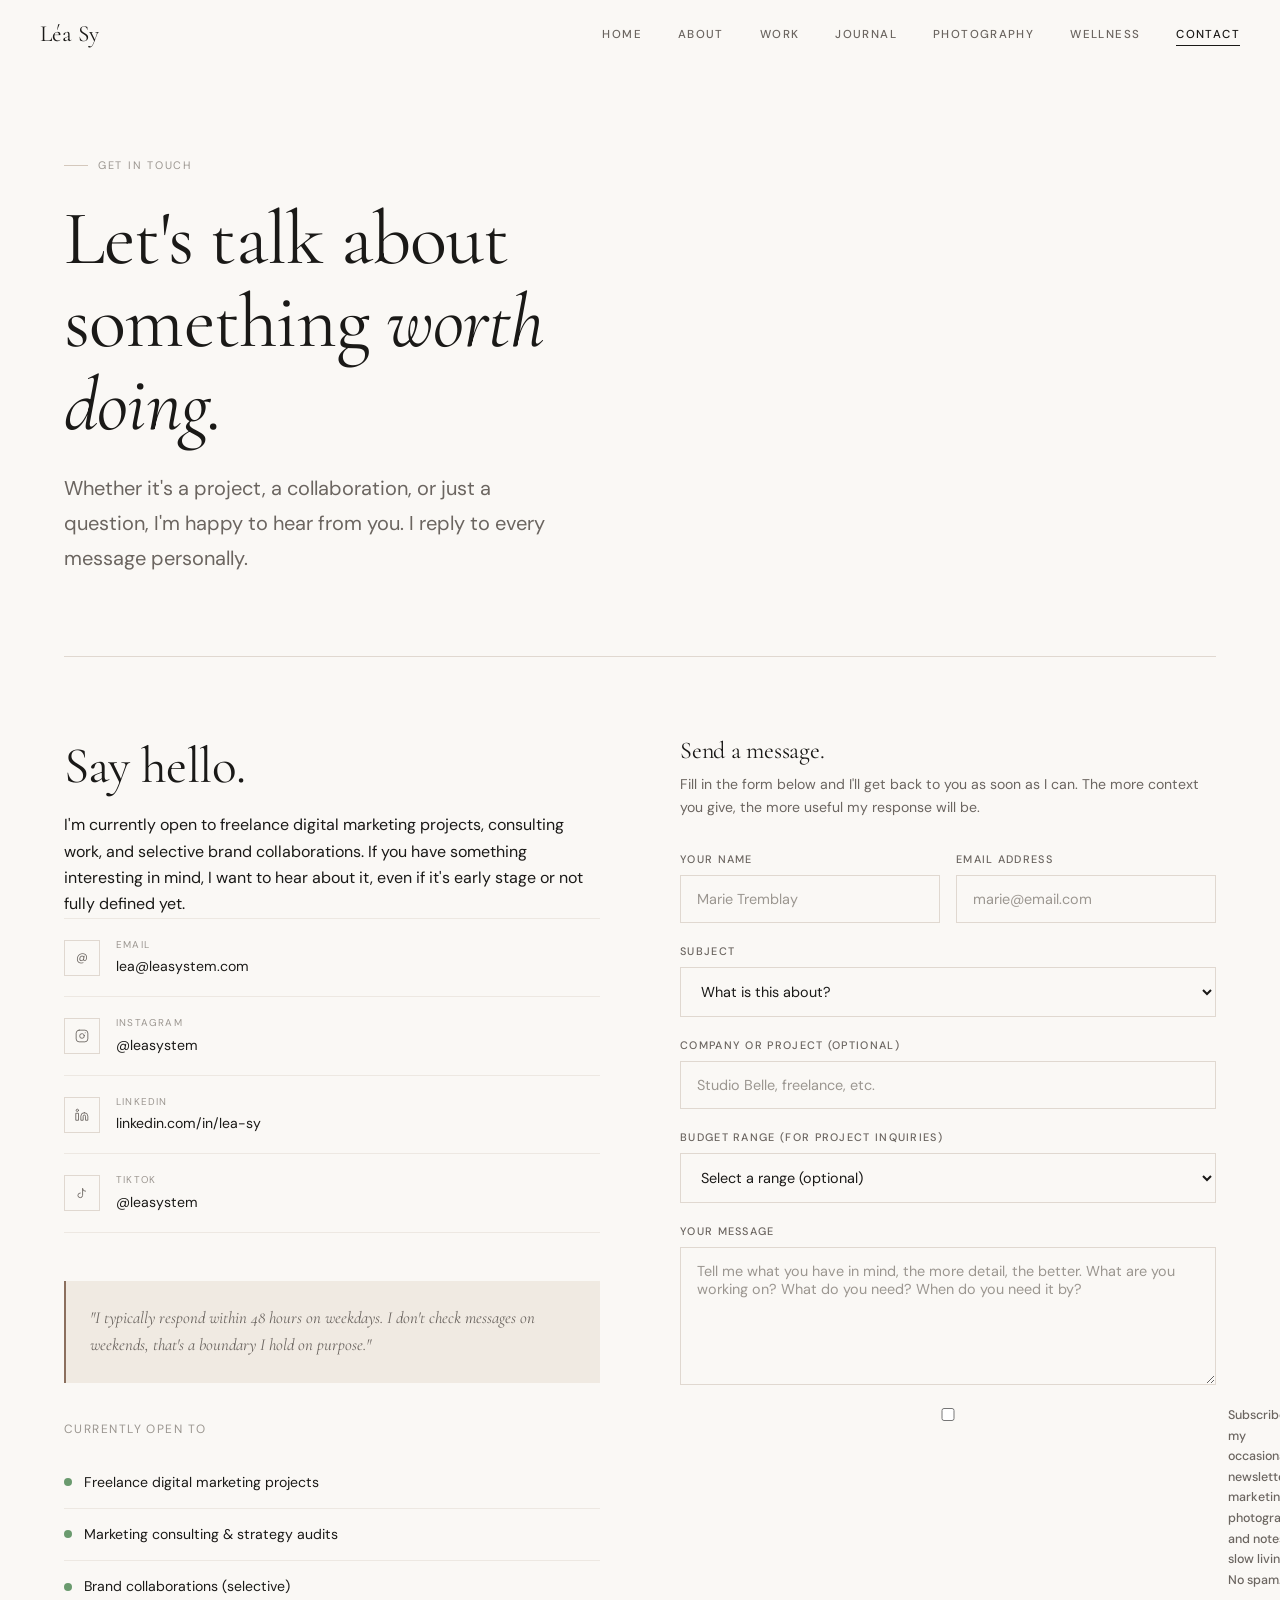
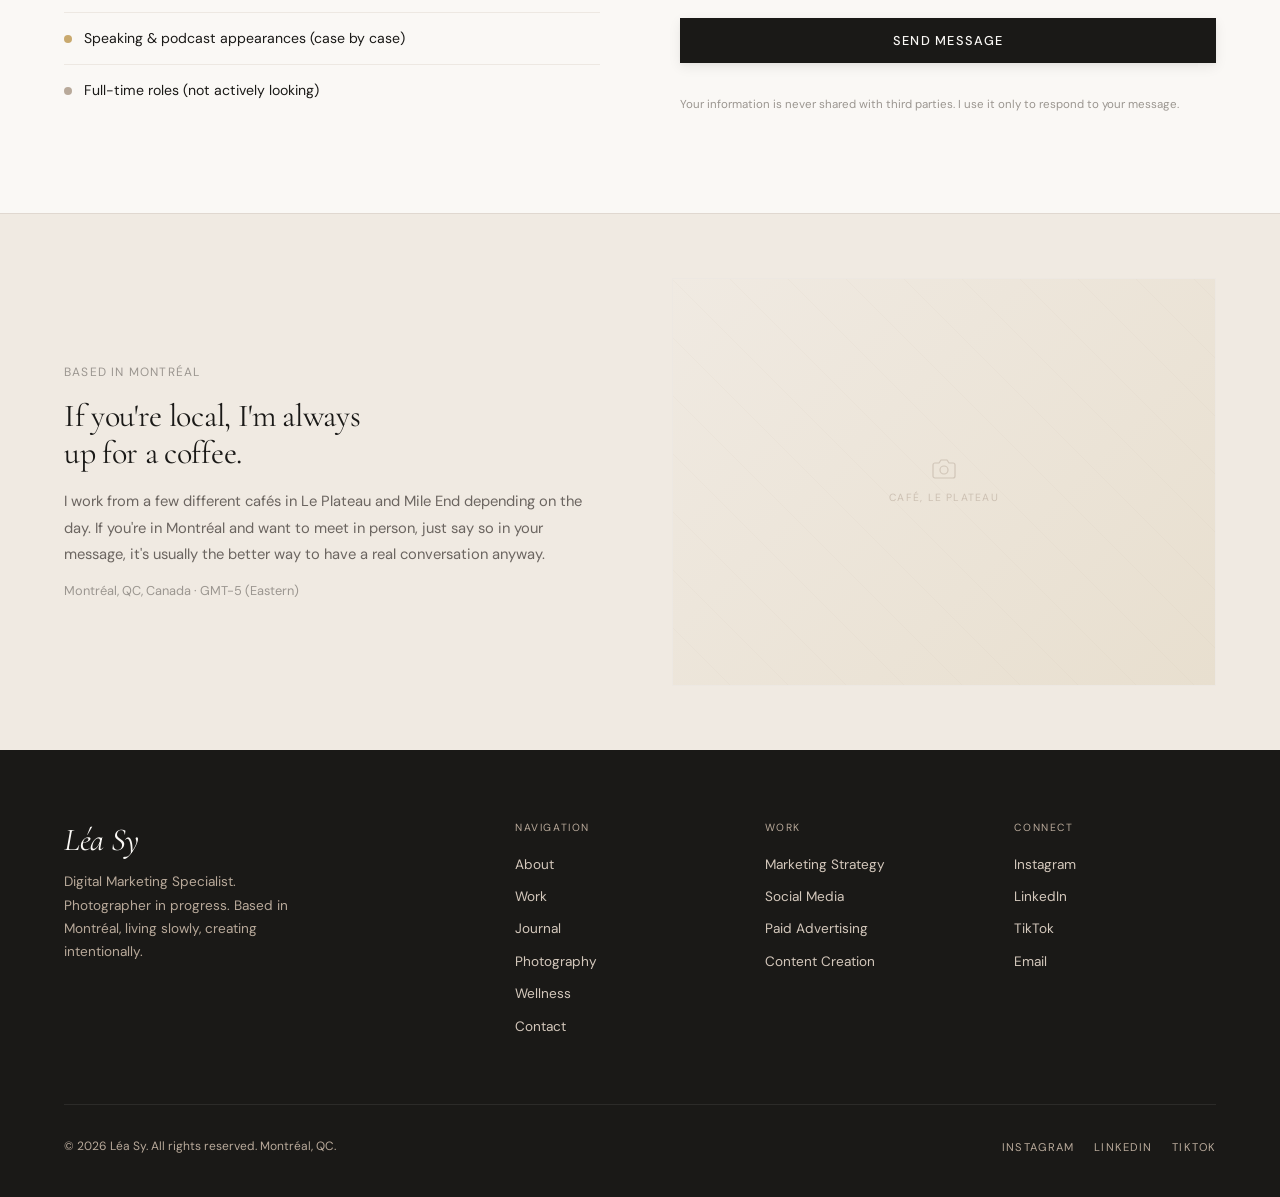
<file: contact.html>
﻿<!DOCTYPE html>
<html lang="en">
<head>
  <meta charset="UTF-8" />
  <meta name="viewport" content="width=device-width, initial-scale=1.0" />
  <title>Contact · Léa Sy</title>
  <meta name="description" content="Get in touch with Léa Sy, digital marketing projects, collaborations, or just to say hello." />
  <link rel="preconnect" href="https://fonts.googleapis.com" />
  <link rel="preconnect" href="https://fonts.gstatic.com" crossorigin />
  <link rel="stylesheet" href="css/styles.css" />
</head>
<body>

<nav class="nav scrolled">
  <div class="nav-inner">
    <a href="index.html" class="nav-logo">Léa Sy</a>
    <div class="nav-links">
      <a href="index.html">Home</a>
      <a href="about.html">About</a>
      <a href="work.html">Work</a>
      <a href="journal.html">Journal</a>
      <a href="photography.html">Photography</a>
      <a href="wellness.html">Wellness</a>
      <a href="contact.html" class="active">Contact</a>
    </div>
    <button class="nav-menu-btn" aria-label="Menu">
      <span></span><span></span><span></span>
    </button>
  </div>
</nav>

<nav class="nav-mobile">
  <a href="index.html">Home</a>
  <a href="about.html">About</a>
  <a href="work.html">Work</a>
  <a href="journal.html">Journal</a>
  <a href="photography.html">Photography</a>
  <a href="wellness.html">Wellness</a>
  <a href="contact.html" class="active">Contact</a>
</nav>

<!-- ─── Page Hero ─────────────────────────────────────────────────────────────── -->
<div class="container">
  <div class="page-hero">
    <span class="page-hero-eyebrow">Get in touch</span>
    <h1 style="max-width:600px;">Let's talk about<br/>something <em>worth doing.</em></h1>
    <p class="lead" style="margin-top:20px;max-width:500px;">Whether it's a project, a collaboration, or just a question, I'm happy to hear from you. I reply to every message personally.</p>
  </div>
</div>

<!-- ─── Contact Layout ────────────────────────────────────────────────────────── -->
<div class="container">
  <div class="contact-layout">

    <!-- Left: Info -->
    <div class="fade-up">
      <h2 style="margin-bottom:16px;">Say hello.</h2>
      <p>I'm currently open to freelance digital marketing projects, consulting work, and selective brand collaborations. If you have something interesting in mind, I want to hear about it, even if it's early stage or not fully defined yet.</p>

      <div class="contact-channels">

        <div class="contact-channel">
          <div class="channel-icon">@</div>
          <div class="channel-info">
            <div class="channel-label">Email</div>
            <div class="channel-value">lea@leasystem.com</div>
          </div>
        </div>

        <div class="contact-channel">
          <div class="channel-icon">
            <svg width="14" height="14" viewBox="0 0 24 24" fill="none" stroke="currentColor" stroke-width="1.5" stroke-linecap="round" stroke-linejoin="round"><rect x="2" y="2" width="20" height="20" rx="5" ry="5"/><path d="M16 11.37A4 4 0 1 1 12.63 8 4 4 0 0 1 16 11.37z"/><line x1="17.5" y1="6.5" x2="17.51" y2="6.5"/></svg>
          </div>
          <div class="channel-info">
            <div class="channel-label">Instagram</div>
            <div class="channel-value">@leasystem</div>
          </div>
        </div>

        <div class="contact-channel">
          <div class="channel-icon">
            <svg width="14" height="14" viewBox="0 0 24 24" fill="none" stroke="currentColor" stroke-width="1.5" stroke-linecap="round" stroke-linejoin="round"><path d="M16 8a6 6 0 0 1 6 6v7h-4v-7a2 2 0 0 0-2-2 2 2 0 0 0-2 2v7h-4v-7a6 6 0 0 1 6-6z"/><rect x="2" y="9" width="4" height="12"/><circle cx="4" cy="4" r="2"/></svg>
          </div>
          <div class="channel-info">
            <div class="channel-label">LinkedIn</div>
            <div class="channel-value">linkedin.com/in/lea-sy</div>
          </div>
        </div>

        <div class="contact-channel">
          <div class="channel-icon">
            <svg width="14" height="14" viewBox="0 0 24 24" fill="none" stroke="currentColor" stroke-width="1.5" stroke-linecap="round" stroke-linejoin="round"><path d="M9 12a4 4 0 1 0 4 4V4a5 5 0 0 0 5 5"/></svg>
          </div>
          <div class="channel-info">
            <div class="channel-label">TikTok</div>
            <div class="channel-value">@leasystem</div>
          </div>
        </div>

      </div>

      <div class="contact-note">
        <p>"I typically respond within 48 hours on weekdays. I don't check messages on weekends, that's a boundary I hold on purpose."</p>
      </div>

      <!-- Availability -->
      <div style="margin-top:40px;">
        <h5 style="font-family:var(--font-sans);font-size:0.75rem;letter-spacing:0.12em;text-transform:uppercase;color:var(--text-light);margin-bottom:20px;">Currently open to</h5>
        <div style="display:flex;flex-direction:column;gap:0;">
          <div style="display:flex;align-items:center;gap:12px;padding:14px 0;border-bottom:1px solid var(--border-light);">
            <span style="width:8px;height:8px;border-radius:50%;background:#6a9a6e;flex-shrink:0;"></span>
            <span style="font-size:0.88rem;">Freelance digital marketing projects</span>
          </div>
          <div style="display:flex;align-items:center;gap:12px;padding:14px 0;border-bottom:1px solid var(--border-light);">
            <span style="width:8px;height:8px;border-radius:50%;background:#6a9a6e;flex-shrink:0;"></span>
            <span style="font-size:0.88rem;">Marketing consulting &amp; strategy audits</span>
          </div>
          <div style="display:flex;align-items:center;gap:12px;padding:14px 0;border-bottom:1px solid var(--border-light);">
            <span style="width:8px;height:8px;border-radius:50%;background:#6a9a6e;flex-shrink:0;"></span>
            <span style="font-size:0.88rem;">Brand collaborations (selective)</span>
          </div>
          <div style="display:flex;align-items:center;gap:12px;padding:14px 0;border-bottom:1px solid var(--border-light);">
            <span style="width:8px;height:8px;border-radius:50%;background:#c9a96e;flex-shrink:0;"></span>
            <span style="font-size:0.88rem;">Speaking &amp; podcast appearances (case by case)</span>
          </div>
          <div style="display:flex;align-items:center;gap:12px;padding:14px 0;">
            <span style="width:8px;height:8px;border-radius:50%;background:#b8a99a;flex-shrink:0;"></span>
            <span style="font-size:0.88rem;">Full-time roles (not actively looking)</span>
          </div>
        </div>
      </div>
    </div>

    <!-- Right: Form -->
    <div class="fade-up fade-up-delay-1">
      <h4 style="font-family:var(--font-serif);font-size:1.5rem;margin-bottom:8px;">Send a message.</h4>
      <p style="color:var(--text-secondary);font-size:0.88rem;margin-bottom:32px;">Fill in the form below and I'll get back to you as soon as I can. The more context you give, the more useful my response will be.</p>

      <form class="contact-form" novalidate>
        <div class="form-row">
          <div class="form-group">
            <label for="name">Your name</label>
            <input type="text" id="name" name="name" placeholder="Marie Tremblay" required />
          </div>
          <div class="form-group">
            <label for="email">Email address</label>
            <input type="email" id="email" name="email" placeholder="marie@email.com" required />
          </div>
        </div>

        <div class="form-group">
          <label for="subject">Subject</label>
          <select id="subject" name="subject">
            <option value="" disabled selected>What is this about?</option>
            <option value="project">Freelance project</option>
            <option value="consulting">Marketing consulting</option>
            <option value="collab">Brand collaboration</option>
            <option value="speaking">Speaking / podcast</option>
            <option value="press">Press inquiry</option>
            <option value="other">Something else</option>
          </select>
        </div>

        <div class="form-group">
          <label for="company">Company or project (optional)</label>
          <input type="text" id="company" name="company" placeholder="Studio Belle, freelance, etc." />
        </div>

        <div class="form-group">
          <label for="budget">Budget range (for project inquiries)</label>
          <select id="budget" name="budget">
            <option value="" disabled selected>Select a range (optional)</option>
            <option value="under2k">Under $2,000</option>
            <option value="2k-5k">$2,000 – $5,000</option>
            <option value="5k-10k">$5,000 – $10,000</option>
            <option value="10k-plus">$10,000+</option>
            <option value="ongoing">Ongoing retainer</option>
            <option value="unsure">Not sure yet</option>
          </select>
        </div>

        <div class="form-group">
          <label for="message">Your message</label>
          <textarea id="message" name="message" rows="6" placeholder="Tell me what you have in mind, the more detail, the better. What are you working on? What do you need? When do you need it by?" required></textarea>
        </div>

        <div class="form-group">
          <label style="display:flex;align-items:flex-start;gap:12px;cursor:pointer;font-size:0.78rem;text-transform:none;letter-spacing:0;color:var(--text-secondary);">
            <input type="checkbox" name="newsletter" style="margin-top:3px;flex-shrink:0;accent-color:var(--text-primary);" />
            Subscribe to my occasional newsletter, marketing, photography, and notes on slow living. No spam.
          </label>
        </div>

        <div class="form-submit">
          <button type="submit" class="btn btn-dark" style="width:100%;justify-content:center;">Send message</button>
        </div>
        <p class="form-privacy">Your information is never shared with third parties. I use it only to respond to your message.</p>
      </form>
    </div>

  </div>
</div>

<!-- ─── Montreal Note ──────────────────────────────────────────────────────────── -->
<section class="section-sm" style="background:var(--beige);border-top:1px solid var(--border);">
  <div class="container">
    <div style="display:grid;grid-template-columns:1fr 1fr;gap:64px;align-items:center;" class="fade-up">
      <div>
        <span class="caption" style="display:block;margin-bottom:16px;">Based in Montréal</span>
        <h3 style="margin-bottom:16px;">If you're local, I'm always<br/>up for a coffee.</h3>
        <p style="color:var(--text-secondary);font-size:0.92rem;line-height:1.8;">I work from a few different cafés in Le Plateau and Mile End depending on the day. If you're in Montréal and want to meet in person, just say so in your message, it's usually the better way to have a real conversation anyway.</p>
        <p style="color:var(--text-light);font-size:0.8rem;margin-top:12px;">Montréal, QC, Canada · GMT-5 (Eastern)</p>
      </div>
      <div>
        <div class="img-ph ratio-landscape" role="img" aria-label="A Montreal café, two chairs, morning light">
          <div class="img-ph-inner">
            <svg xmlns="http://www.w3.org/2000/svg" viewBox="0 0 24 24" fill="none" stroke="currentColor" stroke-width="1.2" stroke-linecap="round" stroke-linejoin="round"><path d="M23 19a2 2 0 0 1-2 2H3a2 2 0 0 1-2-2V8a2 2 0 0 1 2-2h4l2-3h6l2 3h4a2 2 0 0 1 2 2z"></path><circle cx="12" cy="13" r="4"></circle></svg>
            <span>Café, Le Plateau</span>
          </div>
        </div>
      </div>
    </div>
  </div>
</section>

<!-- ─── Footer ───────────────────────────────────────────────────────────────── -->
<footer class="footer">
  <div class="container">
    <div class="footer-grid">
      <div class="footer-brand">
        <h3>Léa Sy</h3>
        <p>Digital Marketing Specialist. Photographer in progress. Based in Montréal, living slowly, creating intentionally.</p>
      </div>
      <div class="footer-col">
        <h6>Navigation</h6>
        <a href="about.html">About</a>
        <a href="work.html">Work</a>
        <a href="journal.html">Journal</a>
        <a href="photography.html">Photography</a>
        <a href="wellness.html">Wellness</a>
        <a href="contact.html">Contact</a>
      </div>
      <div class="footer-col">
        <h6>Work</h6>
        <a href="work.html">Marketing Strategy</a>
        <a href="work.html">Social Media</a>
        <a href="work.html">Paid Advertising</a>
        <a href="work.html">Content Creation</a>
      </div>
      <div class="footer-col">
        <h6>Connect</h6>
        <a href="#">Instagram</a>
        <a href="#">LinkedIn</a>
        <a href="#">TikTok</a>
        <a href="mailto:lea@leasystem.com">Email</a>
      </div>
    </div>
    <div class="footer-bottom">
      <p>© 2026 Léa Sy. All rights reserved. Montréal, QC.</p>
      <div class="footer-social">
        <a href="#">Instagram</a>
        <a href="#">LinkedIn</a>
        <a href="#">TikTok</a>
      </div>
    </div>
  </div>
</footer>

<script src="js/main.js"></script>
</body>
</html>
</file>
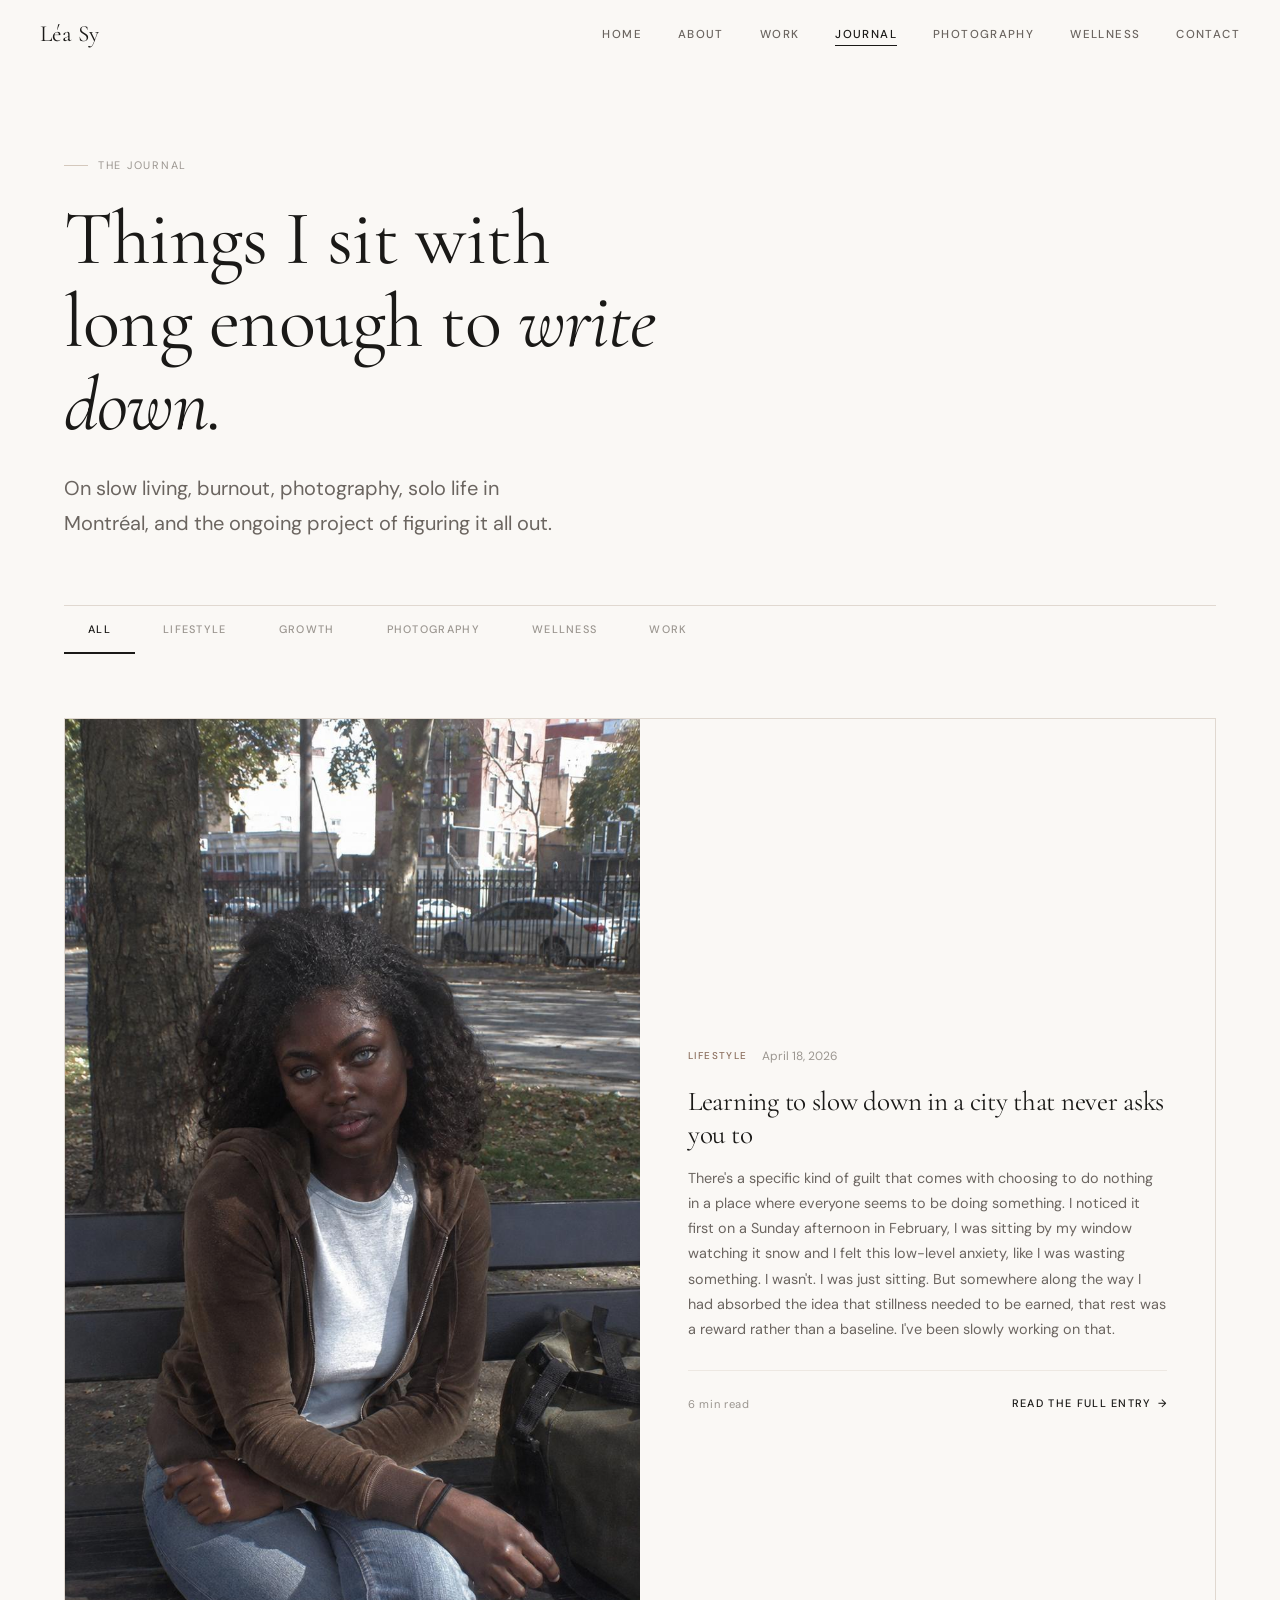
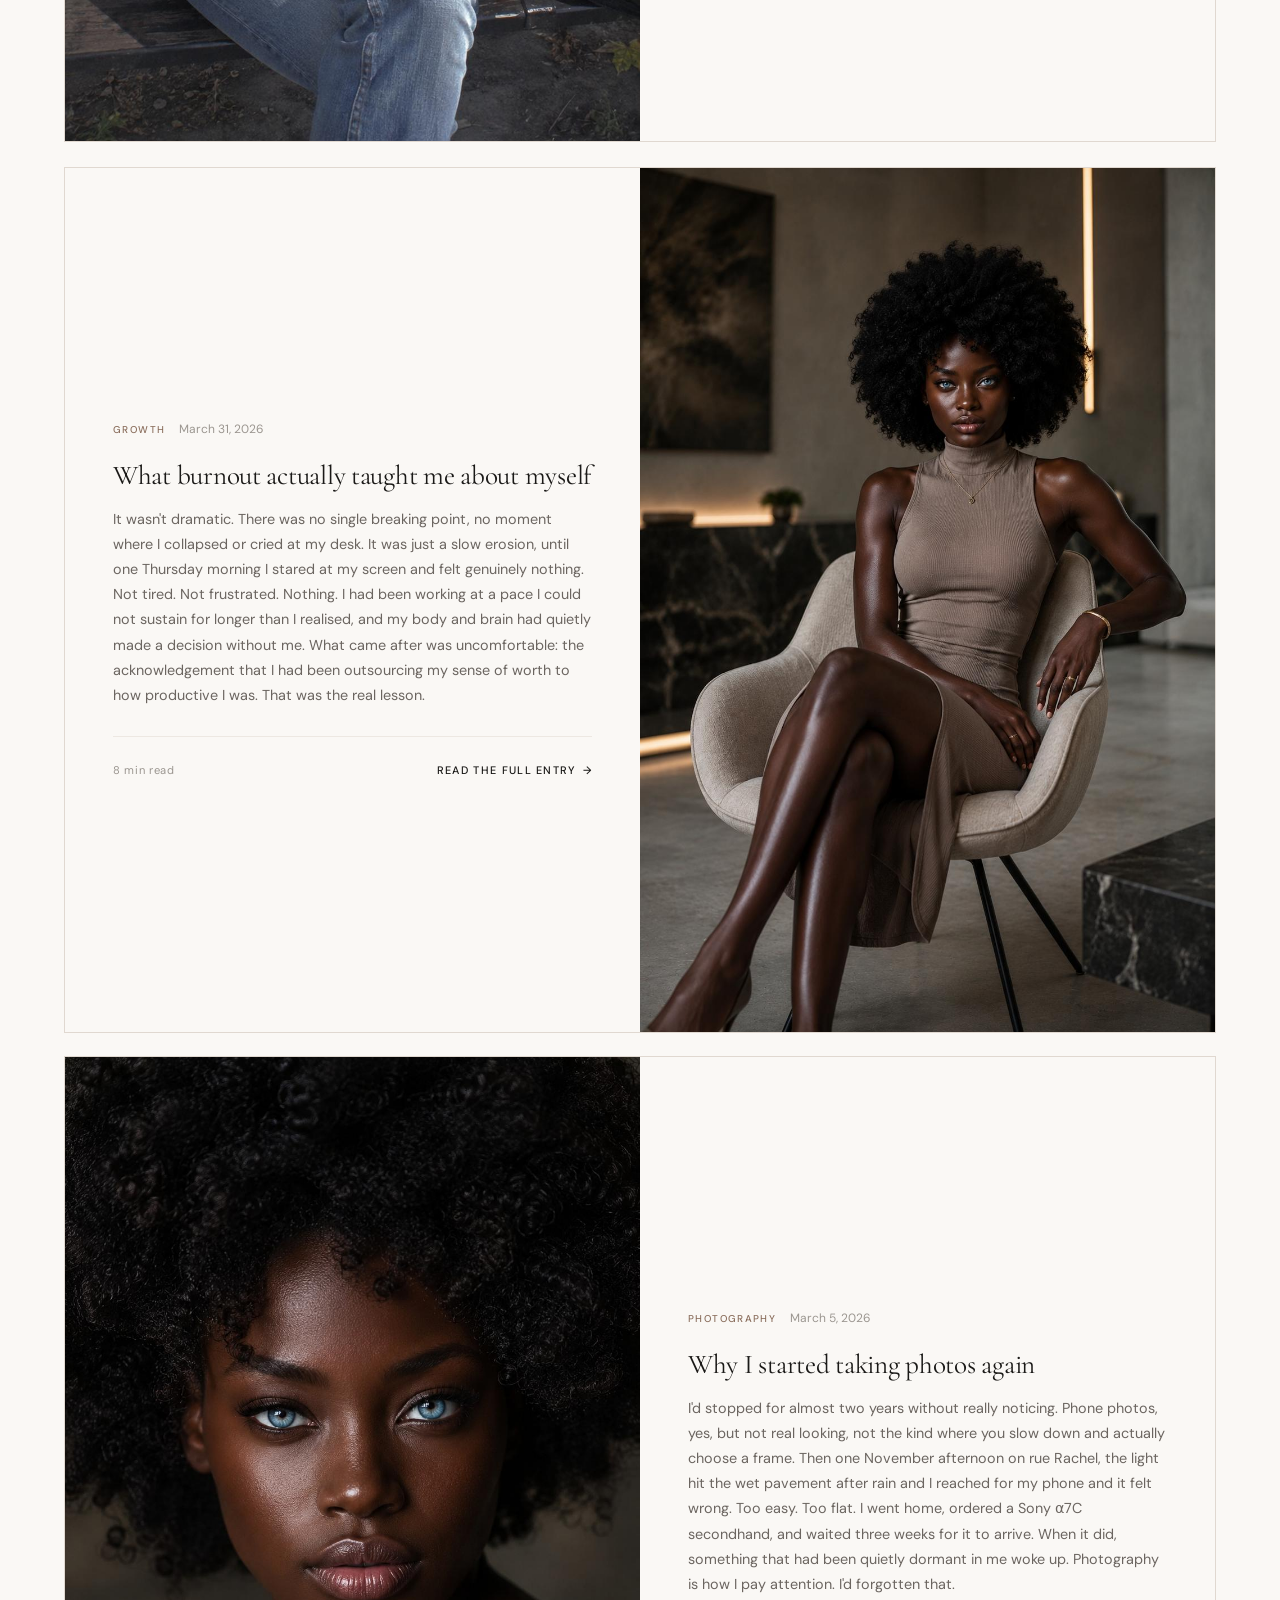
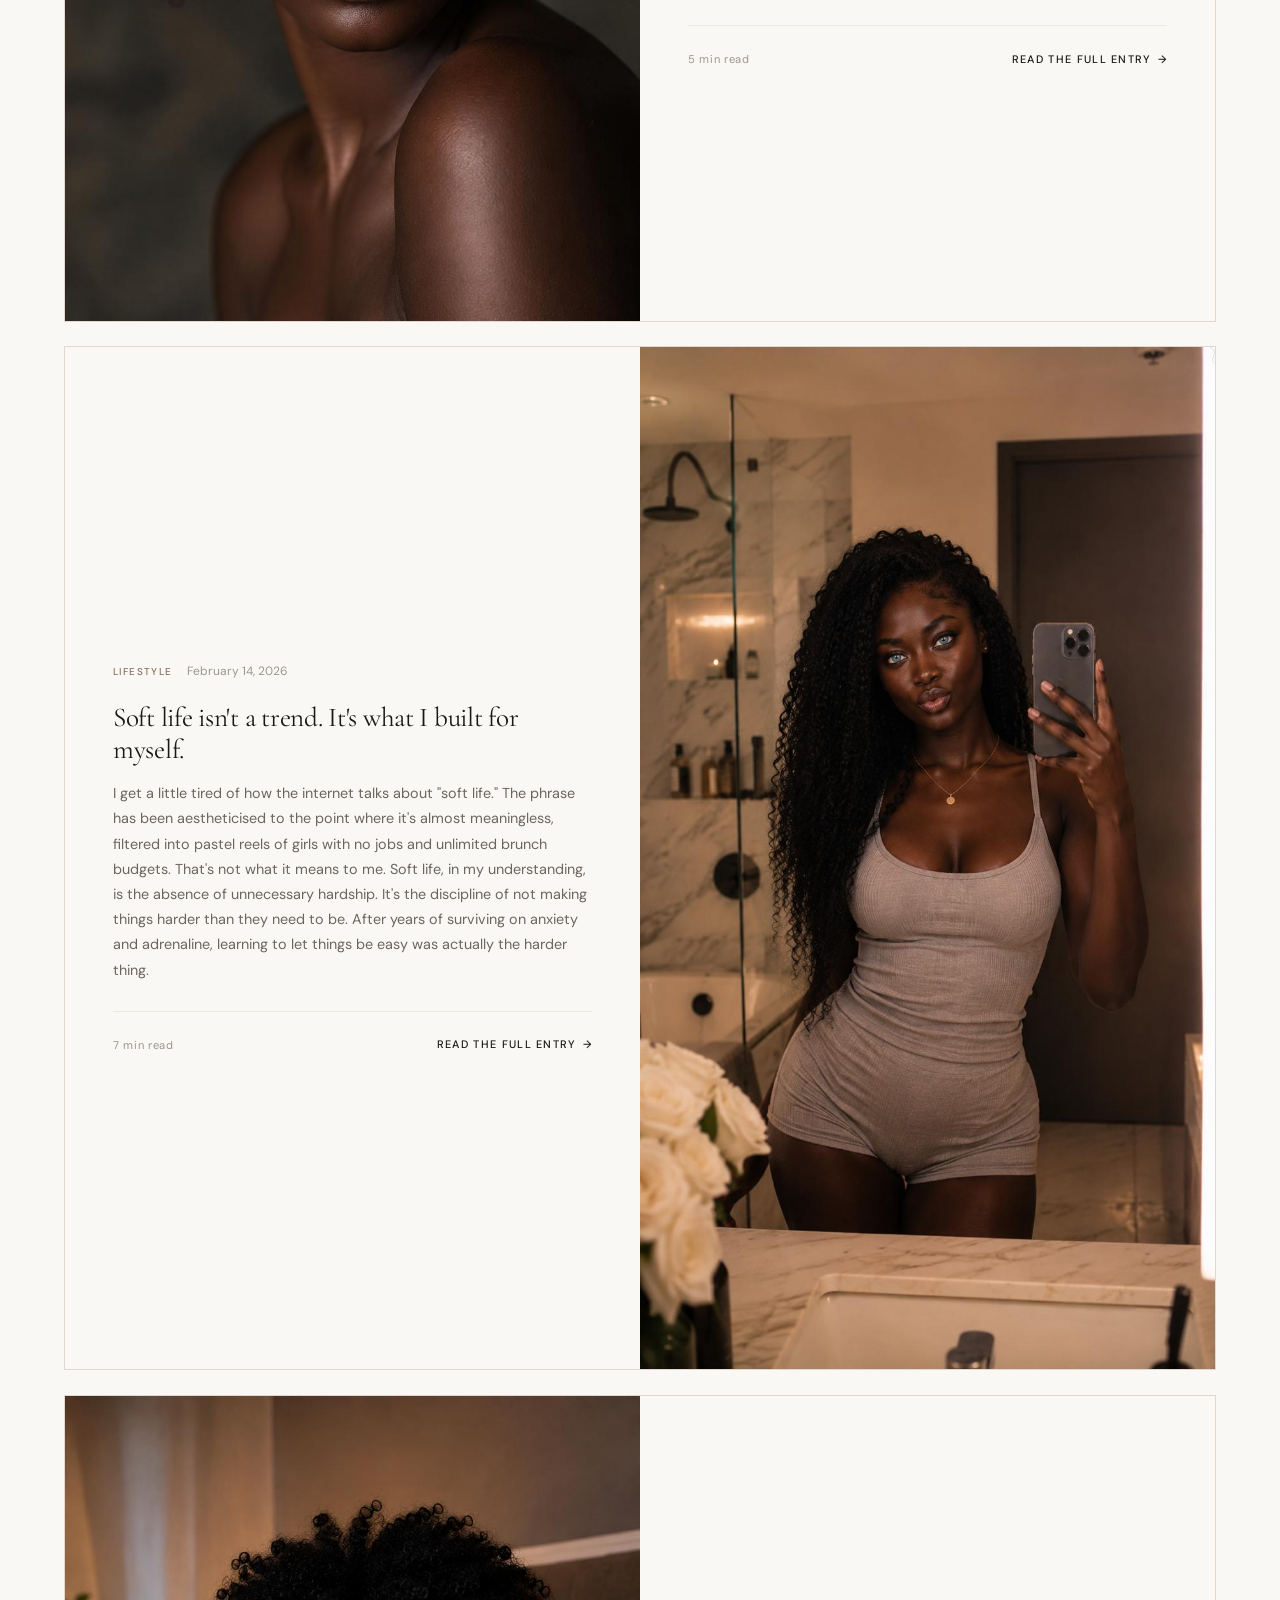
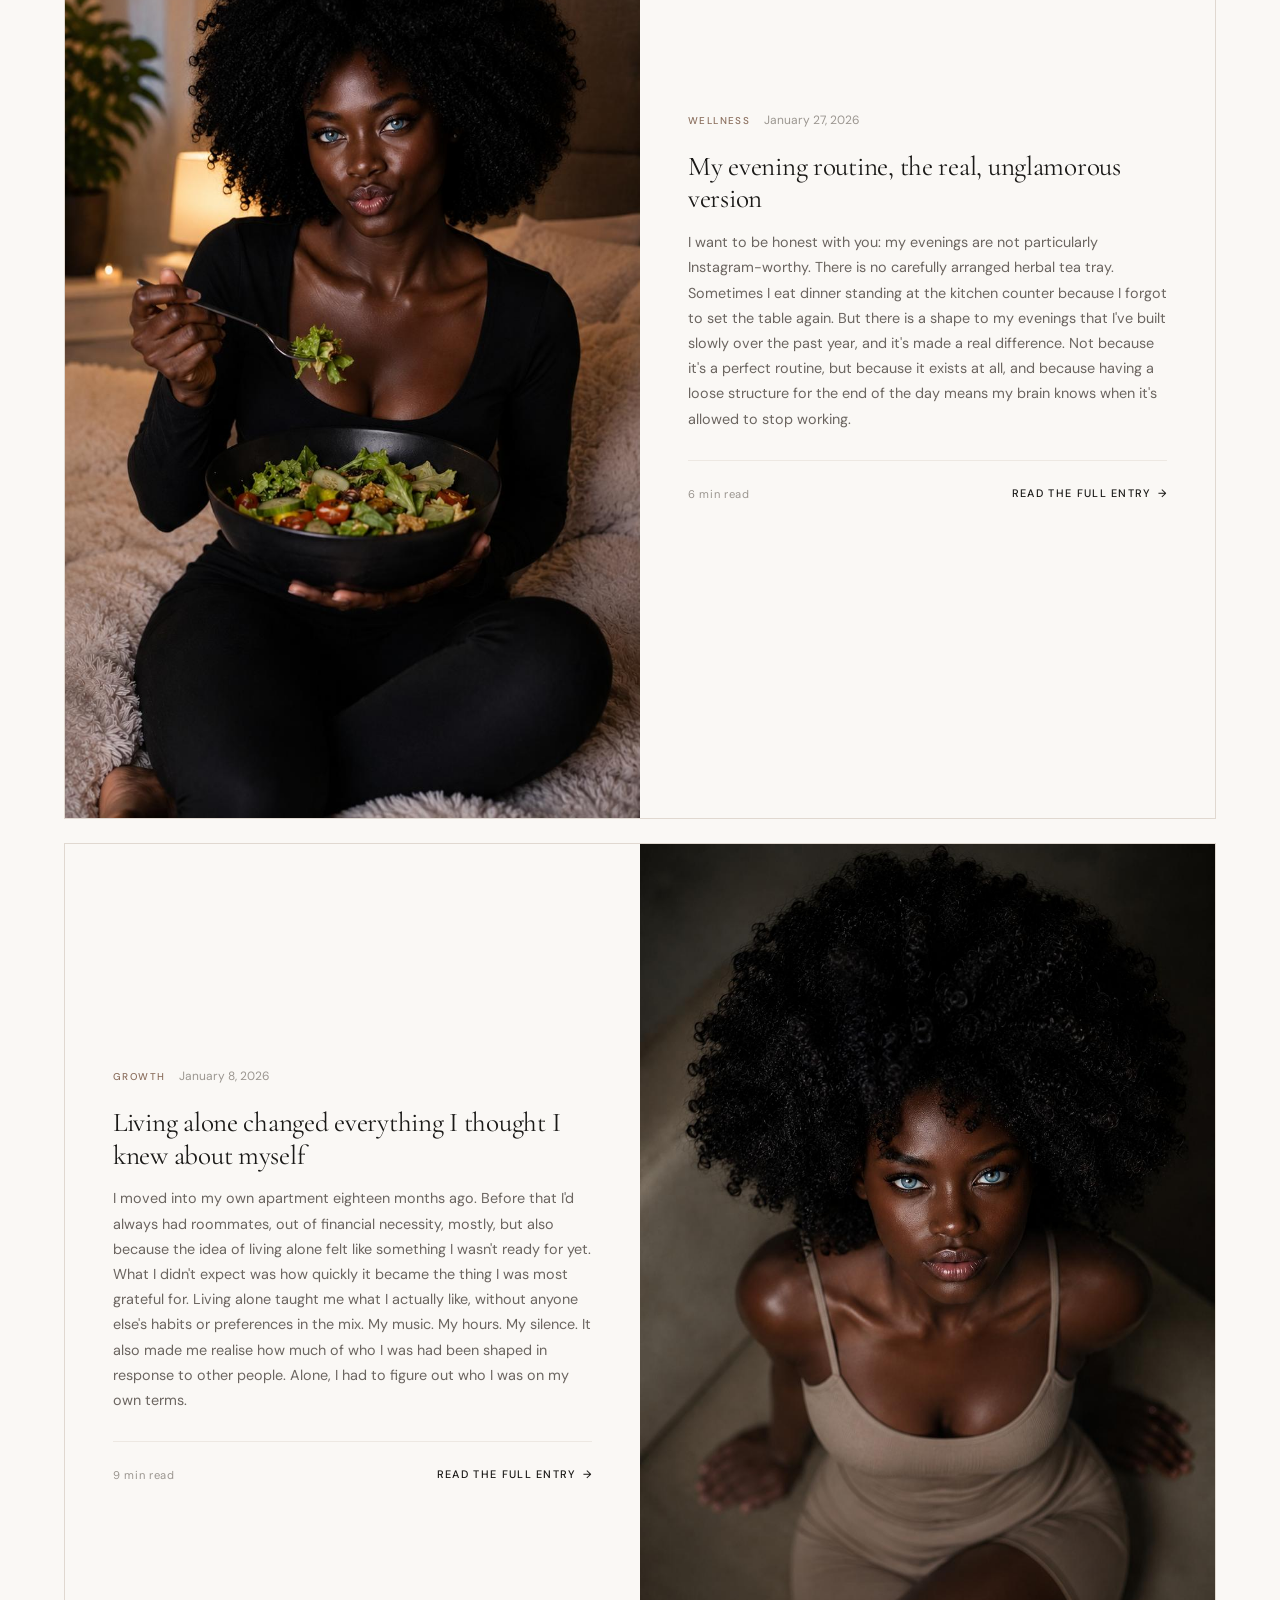
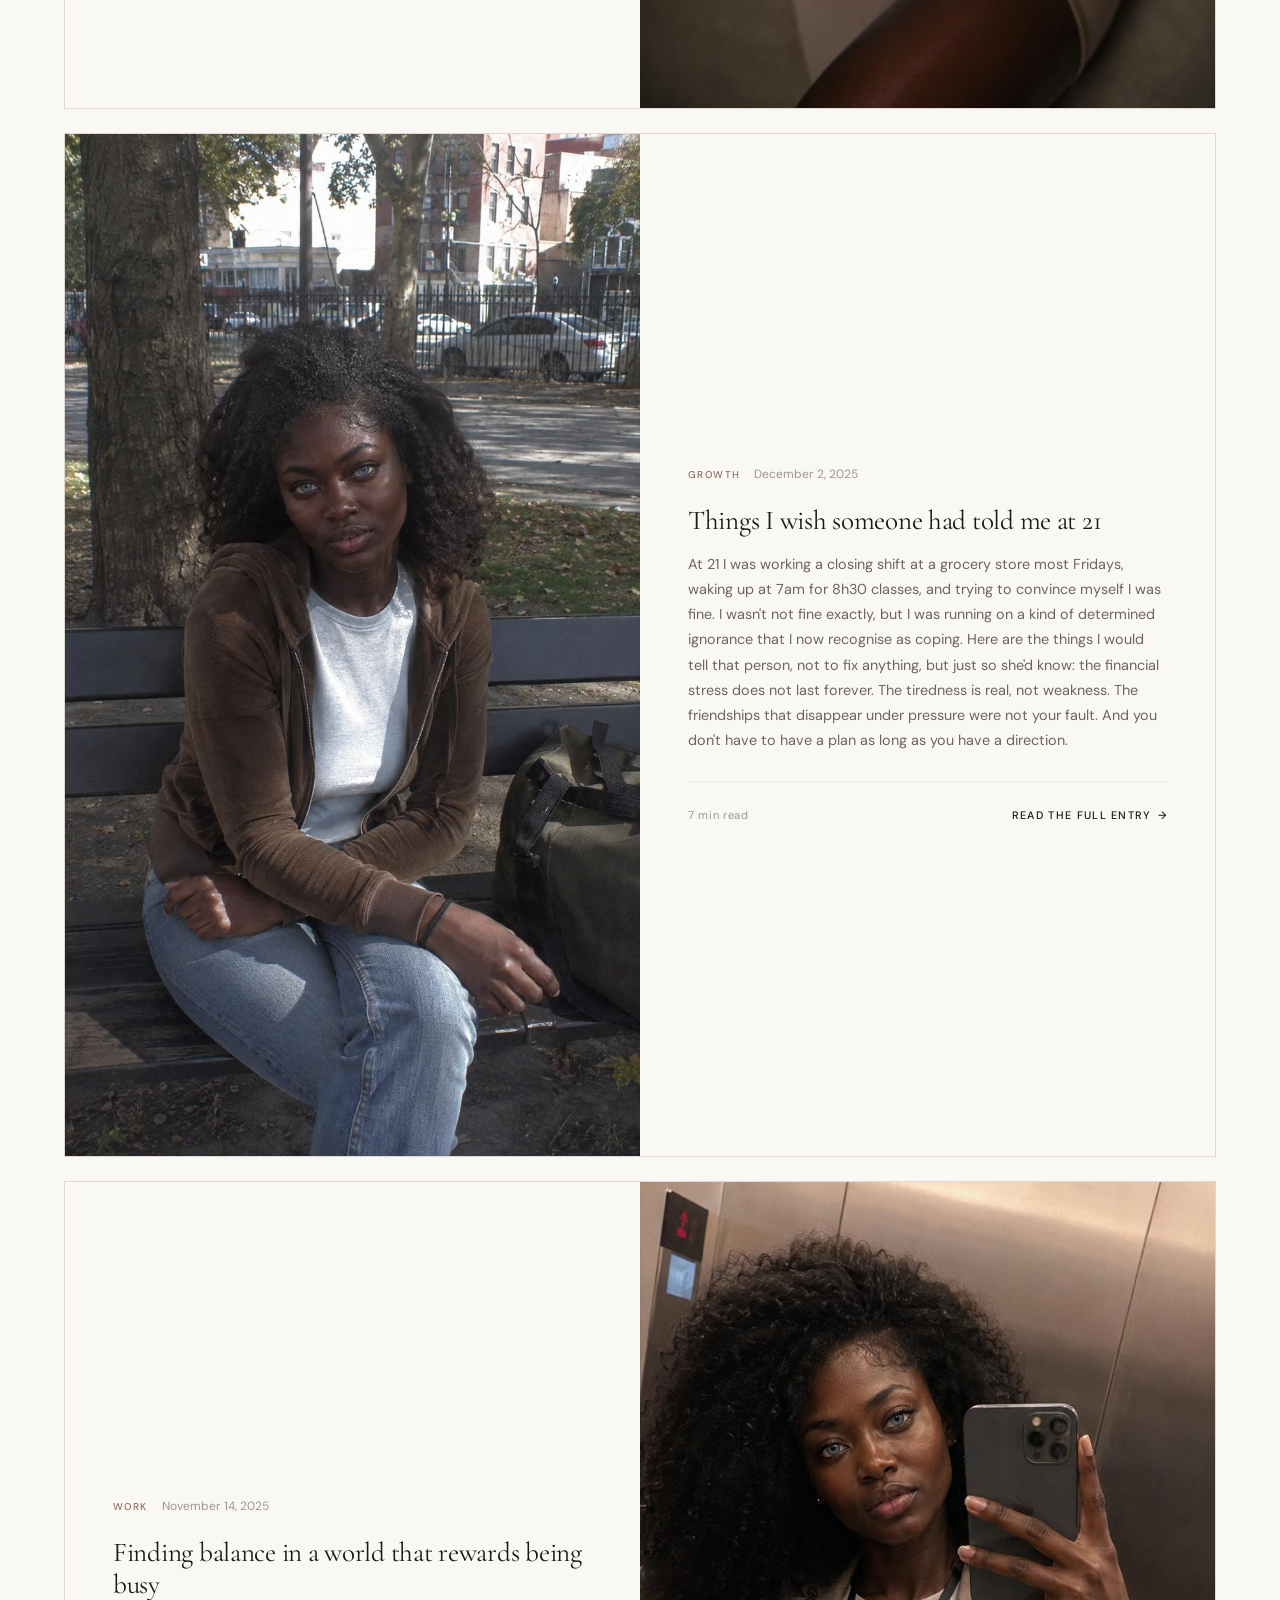
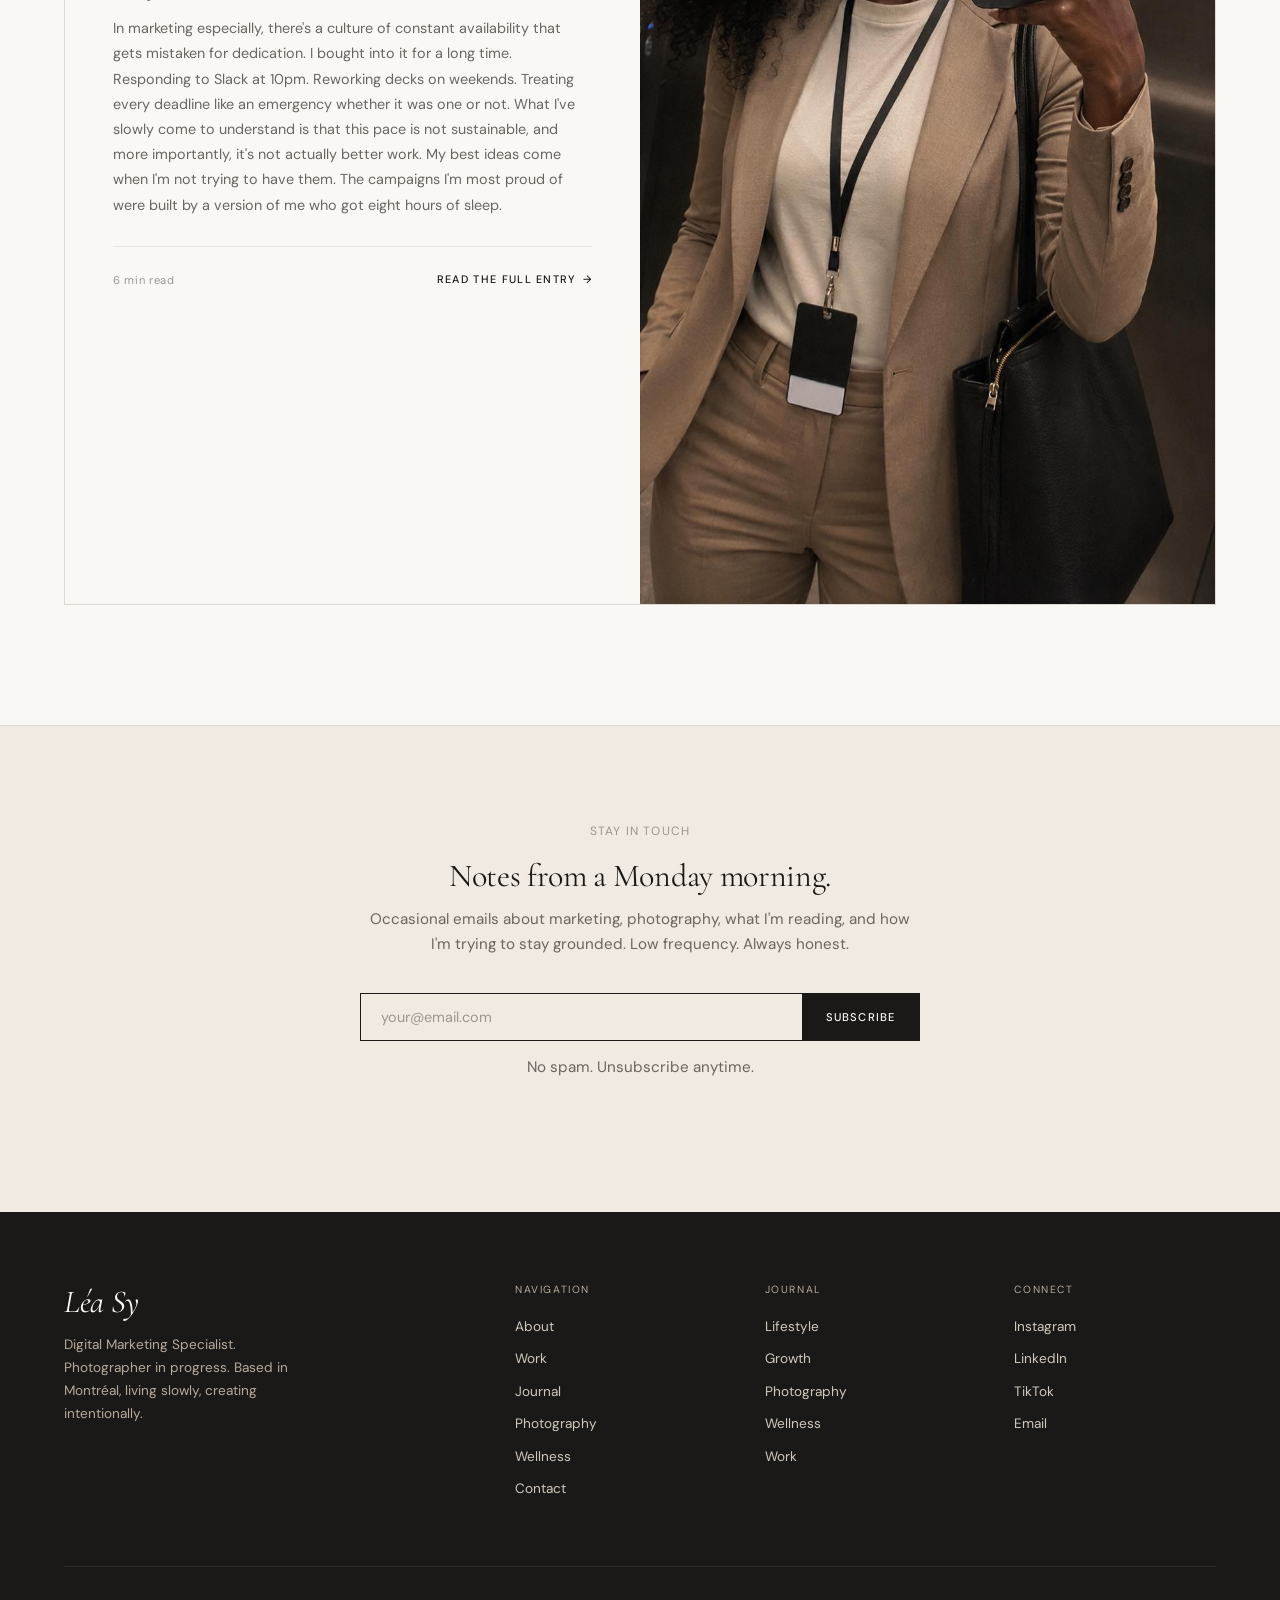
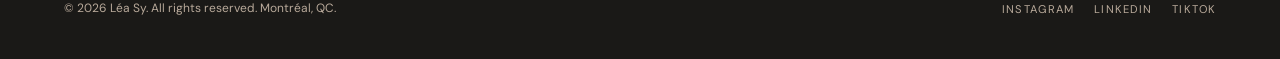
<file: journal.html>
﻿<!DOCTYPE html>
<html lang="en">
<head>
  <meta charset="UTF-8" />
  <meta name="viewport" content="width=device-width, initial-scale=1.0" />
  <title>Journal · Léa Sy</title>
  <meta name="description" content="Personal writing by Léa Sy, on slowness, burnout, living alone, photography, and building a life that actually fits." />
  <link rel="preconnect" href="https://fonts.googleapis.com" />
  <link rel="preconnect" href="https://fonts.gstatic.com" crossorigin />
  <link rel="stylesheet" href="css/styles.css" />
</head>
<body>

<nav class="nav scrolled">
  <div class="nav-inner">
    <a href="index.html" class="nav-logo">Léa Sy</a>
    <div class="nav-links">
      <a href="index.html">Home</a>
      <a href="about.html">About</a>
      <a href="work.html">Work</a>
      <a href="journal.html" class="active">Journal</a>
      <a href="photography.html">Photography</a>
      <a href="wellness.html">Wellness</a>
      <a href="contact.html">Contact</a>
    </div>
    <button class="nav-menu-btn" aria-label="Menu">
      <span></span><span></span><span></span>
    </button>
  </div>
</nav>

<nav class="nav-mobile">
  <a href="index.html">Home</a>
  <a href="about.html">About</a>
  <a href="work.html">Work</a>
  <a href="journal.html" class="active">Journal</a>
  <a href="photography.html">Photography</a>
  <a href="wellness.html">Wellness</a>
  <a href="contact.html">Contact</a>
</nav>

<!-- ─── Page Hero ─────────────────────────────────────────────────────────────── -->
<div class="journal-hero">
  <div class="container">
    <div class="page-hero">
      <span class="page-hero-eyebrow">The Journal</span>
      <h1 style="max-width:640px;">Things I sit with<br/>long enough to <em>write down.</em></h1>
      <p class="lead" style="margin-top:20px;max-width:520px;">On slow living, burnout, photography, solo life in Montréal, and the ongoing project of figuring it all out.</p>
    </div>
  </div>

  <!-- Category filters -->
  <div class="container">
    <div class="journal-categories">
      <button class="journal-cat-btn active" data-filter="all">All</button>
      <button class="journal-cat-btn" data-filter="lifestyle">Lifestyle</button>
      <button class="journal-cat-btn" data-filter="growth">Growth</button>
      <button class="journal-cat-btn" data-filter="photography">Photography</button>
      <button class="journal-cat-btn" data-filter="wellness">Wellness</button>
      <button class="journal-cat-btn" data-filter="work">Work</button>
    </div>
  </div>
</div>

<!-- ─── Journal Posts ──────────────────────────────────────────────────────────── -->
<div class="journal-list">
  <div class="container">

    <!-- Post 1 -->
    <div class="journal-post-card fade-up" data-category="lifestyle">
      <div class="photo-wrap" style="min-height:320px;">
        <img src="Photo/Photo%20(8).jpeg" alt="Léa, moment candide" style="object-position:center top;" />
      </div>
      <div class="journal-post-body">
        <div class="journal-post-meta">
          <span class="journal-post-cat">Lifestyle</span>
          <span class="journal-post-date">April 18, 2026</span>
        </div>
        <h3>Learning to slow down in a city that never asks you to</h3>
        <p class="excerpt">There's a specific kind of guilt that comes with choosing to do nothing in a place where everyone seems to be doing something. I noticed it first on a Sunday afternoon in February, I was sitting by my window watching it snow and I felt this low-level anxiety, like I was wasting something. I wasn't. I was just sitting. But somewhere along the way I had absorbed the idea that stillness needed to be earned, that rest was a reward rather than a baseline. I've been slowly working on that.</p>
        <div class="journal-post-read">
          <span class="read-time">6 min read</span>
          <a href="#" class="journal-card-link">Read the full entry</a>
        </div>
      </div>
    </div>

    <!-- Post 2 -->
    <div class="journal-post-card reverse fade-up" data-category="growth">
      <div class="photo-wrap" style="min-height:320px;">
        <img src="Photo/Photo%20(7).jpeg" alt="Léa Sy, soir seule" style="object-position:center top;" />
      </div>
      <div class="journal-post-body">
        <div class="journal-post-meta">
          <span class="journal-post-cat">Growth</span>
          <span class="journal-post-date">March 31, 2026</span>
        </div>
        <h3>What burnout actually taught me about myself</h3>
        <p class="excerpt">It wasn't dramatic. There was no single breaking point, no moment where I collapsed or cried at my desk. It was just a slow erosion, until one Thursday morning I stared at my screen and felt genuinely nothing. Not tired. Not frustrated. Nothing. I had been working at a pace I could not sustain for longer than I realised, and my body and brain had quietly made a decision without me. What came after was uncomfortable: the acknowledgement that I had been outsourcing my sense of worth to how productive I was. That was the real lesson.</p>
        <div class="journal-post-read">
          <span class="read-time">8 min read</span>
          <a href="#" class="journal-card-link">Read the full entry</a>
        </div>
      </div>
    </div>

    <!-- Post 3 -->
    <div class="journal-post-card fade-up" data-category="photography">
      <div class="photo-wrap" style="min-height:320px;">
        <img src="Photo/Photo%20(10).jpeg" alt="Léa Sy, portrait" style="object-position:center center;" />
      </div>
      <div class="journal-post-body">
        <div class="journal-post-meta">
          <span class="journal-post-cat">Photography</span>
          <span class="journal-post-date">March 5, 2026</span>
        </div>
        <h3>Why I started taking photos again</h3>
        <p class="excerpt">I'd stopped for almost two years without really noticing. Phone photos, yes, but not real looking, not the kind where you slow down and actually choose a frame. Then one November afternoon on rue Rachel, the light hit the wet pavement after rain and I reached for my phone and it felt wrong. Too easy. Too flat. I went home, ordered a Sony α7C secondhand, and waited three weeks for it to arrive. When it did, something that had been quietly dormant in me woke up. Photography is how I pay attention. I'd forgotten that.</p>
        <div class="journal-post-read">
          <span class="read-time">5 min read</span>
          <a href="#" class="journal-card-link">Read the full entry</a>
        </div>
      </div>
    </div>

    <!-- Post 4 -->
    <div class="journal-post-card reverse fade-up" data-category="lifestyle">
      <div class="photo-wrap" style="min-height:320px;">
        <img src="Photo/Photo%20(4).jpeg" alt="Léa, miroir salle de bain" style="object-position:center top;" />
      </div>
      <div class="journal-post-body">
        <div class="journal-post-meta">
          <span class="journal-post-cat">Lifestyle</span>
          <span class="journal-post-date">February 14, 2026</span>
        </div>
        <h3>Soft life isn't a trend. It's what I built for myself.</h3>
        <p class="excerpt">I get a little tired of how the internet talks about "soft life." The phrase has been aestheticised to the point where it's almost meaningless, filtered into pastel reels of girls with no jobs and unlimited brunch budgets. That's not what it means to me. Soft life, in my understanding, is the absence of unnecessary hardship. It's the discipline of not making things harder than they need to be. After years of surviving on anxiety and adrenaline, learning to let things be easy was actually the harder thing.</p>
        <div class="journal-post-read">
          <span class="read-time">7 min read</span>
          <a href="#" class="journal-card-link">Read the full entry</a>
        </div>
      </div>
    </div>

    <!-- Post 5 -->
    <div class="journal-post-card fade-up" data-category="wellness">
      <div class="photo-wrap" style="min-height:320px;">
        <img src="Photo/Photo%20(3).jpeg" alt="Léa, soir chez elle" style="object-position:center top;" />
      </div>
      <div class="journal-post-body">
        <div class="journal-post-meta">
          <span class="journal-post-cat">Wellness</span>
          <span class="journal-post-date">January 27, 2026</span>
        </div>
        <h3>My evening routine, the real, unglamorous version</h3>
        <p class="excerpt">I want to be honest with you: my evenings are not particularly Instagram-worthy. There is no carefully arranged herbal tea tray. Sometimes I eat dinner standing at the kitchen counter because I forgot to set the table again. But there is a shape to my evenings that I've built slowly over the past year, and it's made a real difference. Not because it's a perfect routine, but because it exists at all, and because having a loose structure for the end of the day means my brain knows when it's allowed to stop working.</p>
        <div class="journal-post-read">
          <span class="read-time">6 min read</span>
          <a href="#" class="journal-card-link">Read the full entry</a>
        </div>
      </div>
    </div>

    <!-- Post 6 -->
    <div class="journal-post-card reverse fade-up" data-category="growth">
      <div class="photo-wrap" style="min-height:320px;">
        <img src="Photo/Photo%20(5).jpeg" alt="Léa Sy, portrait dramatique" style="object-position:center center;" />
      </div>
      <div class="journal-post-body">
        <div class="journal-post-meta">
          <span class="journal-post-cat">Growth</span>
          <span class="journal-post-date">January 8, 2026</span>
        </div>
        <h3>Living alone changed everything I thought I knew about myself</h3>
        <p class="excerpt">I moved into my own apartment eighteen months ago. Before that I'd always had roommates, out of financial necessity, mostly, but also because the idea of living alone felt like something I wasn't ready for yet. What I didn't expect was how quickly it became the thing I was most grateful for. Living alone taught me what I actually like, without anyone else's habits or preferences in the mix. My music. My hours. My silence. It also made me realise how much of who I was had been shaped in response to other people. Alone, I had to figure out who I was on my own terms.</p>
        <div class="journal-post-read">
          <span class="read-time">9 min read</span>
          <a href="#" class="journal-card-link">Read the full entry</a>
        </div>
      </div>
    </div>

    <!-- Post 7 -->
    <div class="journal-post-card fade-up" data-category="growth">
      <div class="photo-wrap" style="min-height:320px;">
        <img src="Photo/Photo%20(8).jpeg" alt="Léa, jeune, candide" style="object-position:center top;" />
      </div>
      <div class="journal-post-body">
        <div class="journal-post-meta">
          <span class="journal-post-cat">Growth</span>
          <span class="journal-post-date">December 2, 2025</span>
        </div>
        <h3>Things I wish someone had told me at 21</h3>
        <p class="excerpt">At 21 I was working a closing shift at a grocery store most Fridays, waking up at 7am for 8h30 classes, and trying to convince myself I was fine. I wasn't not fine exactly, but I was running on a kind of determined ignorance that I now recognise as coping. Here are the things I would tell that person, not to fix anything, but just so she'd know: the financial stress does not last forever. The tiredness is real, not weakness. The friendships that disappear under pressure were not your fault. And you don't have to have a plan as long as you have a direction.</p>
        <div class="journal-post-read">
          <span class="read-time">7 min read</span>
          <a href="#" class="journal-card-link">Read the full entry</a>
        </div>
      </div>
    </div>

    <!-- Post 8 -->
    <div class="journal-post-card reverse fade-up" data-category="work">
      <div class="photo-wrap" style="min-height:320px;">
        <img src="Photo/Photo%20(1).jpeg" alt="Léa, journée de travail" style="object-position:center top;" />
      </div>
      <div class="journal-post-body">
        <div class="journal-post-meta">
          <span class="journal-post-cat">Work</span>
          <span class="journal-post-date">November 14, 2025</span>
        </div>
        <h3>Finding balance in a world that rewards being busy</h3>
        <p class="excerpt">In marketing especially, there's a culture of constant availability that gets mistaken for dedication. I bought into it for a long time. Responding to Slack at 10pm. Reworking decks on weekends. Treating every deadline like an emergency whether it was one or not. What I've slowly come to understand is that this pace is not sustainable, and more importantly, it's not actually better work. My best ideas come when I'm not trying to have them. The campaigns I'm most proud of were built by a version of me who got eight hours of sleep.</p>
        <div class="journal-post-read">
          <span class="read-time">6 min read</span>
          <a href="#" class="journal-card-link">Read the full entry</a>
        </div>
      </div>
    </div>

  </div>
</div>

<!-- ─── Newsletter ─────────────────────────────────────────────────────────────── -->
<section class="newsletter">
  <div class="newsletter-inner fade-up">
    <span class="caption" style="display:block;margin-bottom:16px;">Stay in touch</span>
    <h3>Notes from a Monday morning.</h3>
    <p>Occasional emails about marketing, photography, what I'm reading, and how I'm trying to stay grounded. Low frequency. Always honest.</p>
    <form class="newsletter-form" novalidate>
      <input type="email" placeholder="your@email.com" required />
      <button type="submit">Subscribe</button>
    </form>
    <p class="newsletter-note">No spam. Unsubscribe anytime.</p>
  </div>
</section>

<!-- ─── Footer ───────────────────────────────────────────────────────────────── -->
<footer class="footer">
  <div class="container">
    <div class="footer-grid">
      <div class="footer-brand">
        <h3>Léa Sy</h3>
        <p>Digital Marketing Specialist. Photographer in progress. Based in Montréal, living slowly, creating intentionally.</p>
      </div>
      <div class="footer-col">
        <h6>Navigation</h6>
        <a href="about.html">About</a>
        <a href="work.html">Work</a>
        <a href="journal.html">Journal</a>
        <a href="photography.html">Photography</a>
        <a href="wellness.html">Wellness</a>
        <a href="contact.html">Contact</a>
      </div>
      <div class="footer-col">
        <h6>Journal</h6>
        <a href="journal.html">Lifestyle</a>
        <a href="journal.html">Growth</a>
        <a href="journal.html">Photography</a>
        <a href="journal.html">Wellness</a>
        <a href="journal.html">Work</a>
      </div>
      <div class="footer-col">
        <h6>Connect</h6>
        <a href="contact.html">Instagram</a>
        <a href="contact.html">LinkedIn</a>
        <a href="contact.html">TikTok</a>
        <a href="contact.html">Email</a>
      </div>
    </div>
    <div class="footer-bottom">
      <p>© 2026 Léa Sy. All rights reserved. Montréal, QC.</p>
      <div class="footer-social">
        <a href="contact.html">Instagram</a>
        <a href="contact.html">LinkedIn</a>
        <a href="contact.html">TikTok</a>
      </div>
    </div>
  </div>
</footer>

<script src="js/main.js"></script>
</body>
</html>
</file>
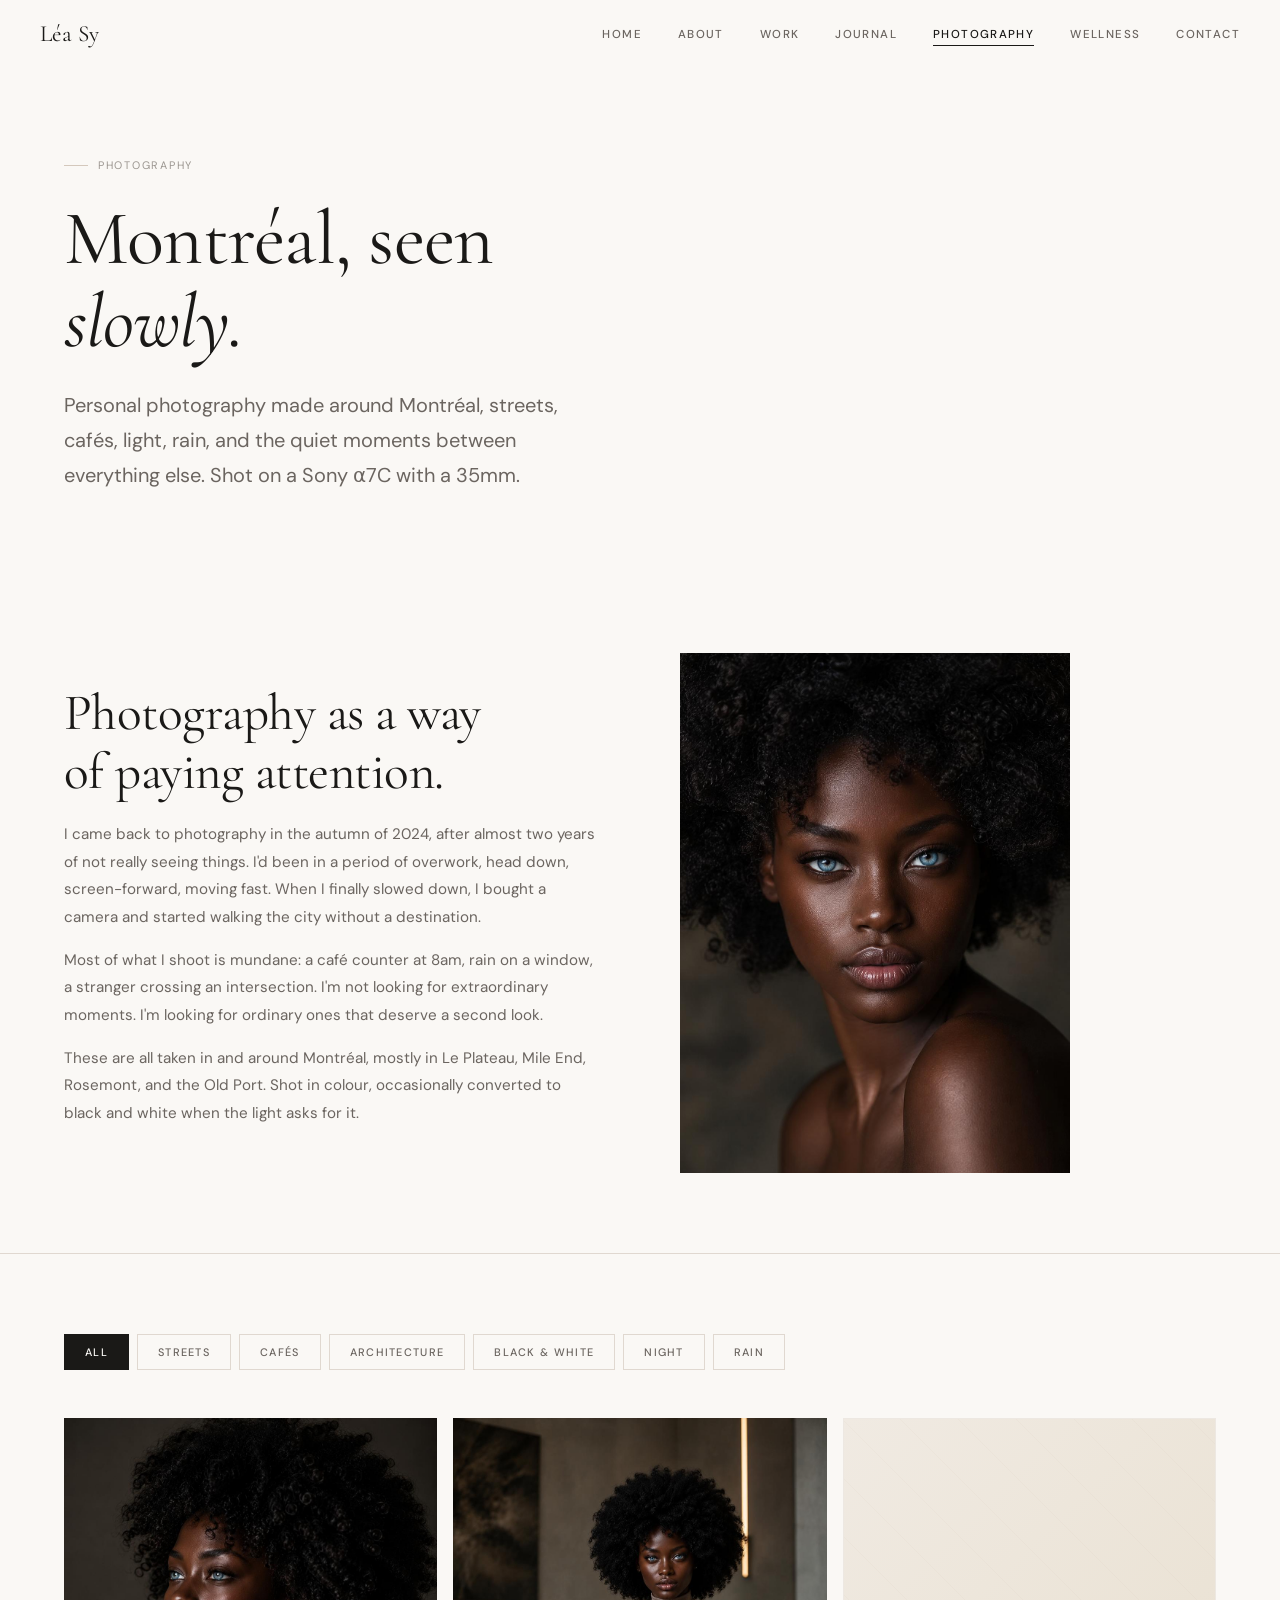
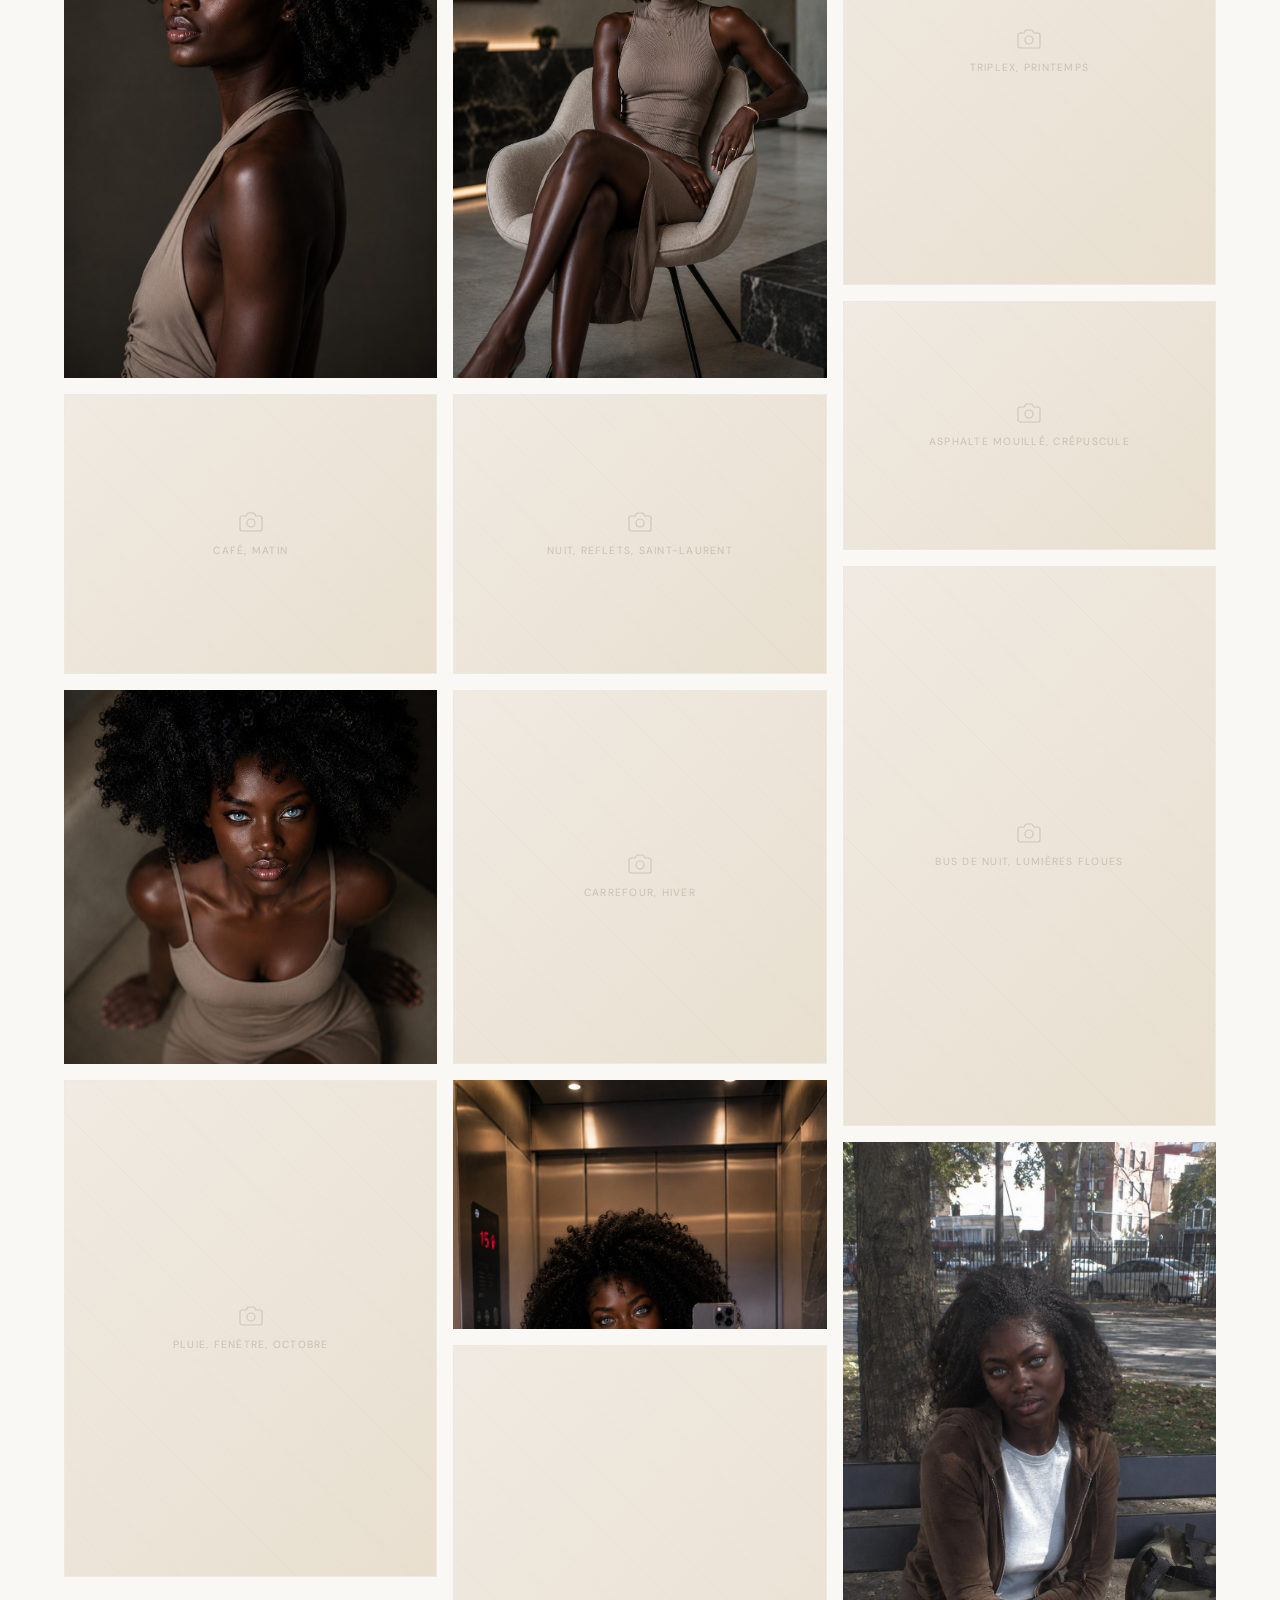
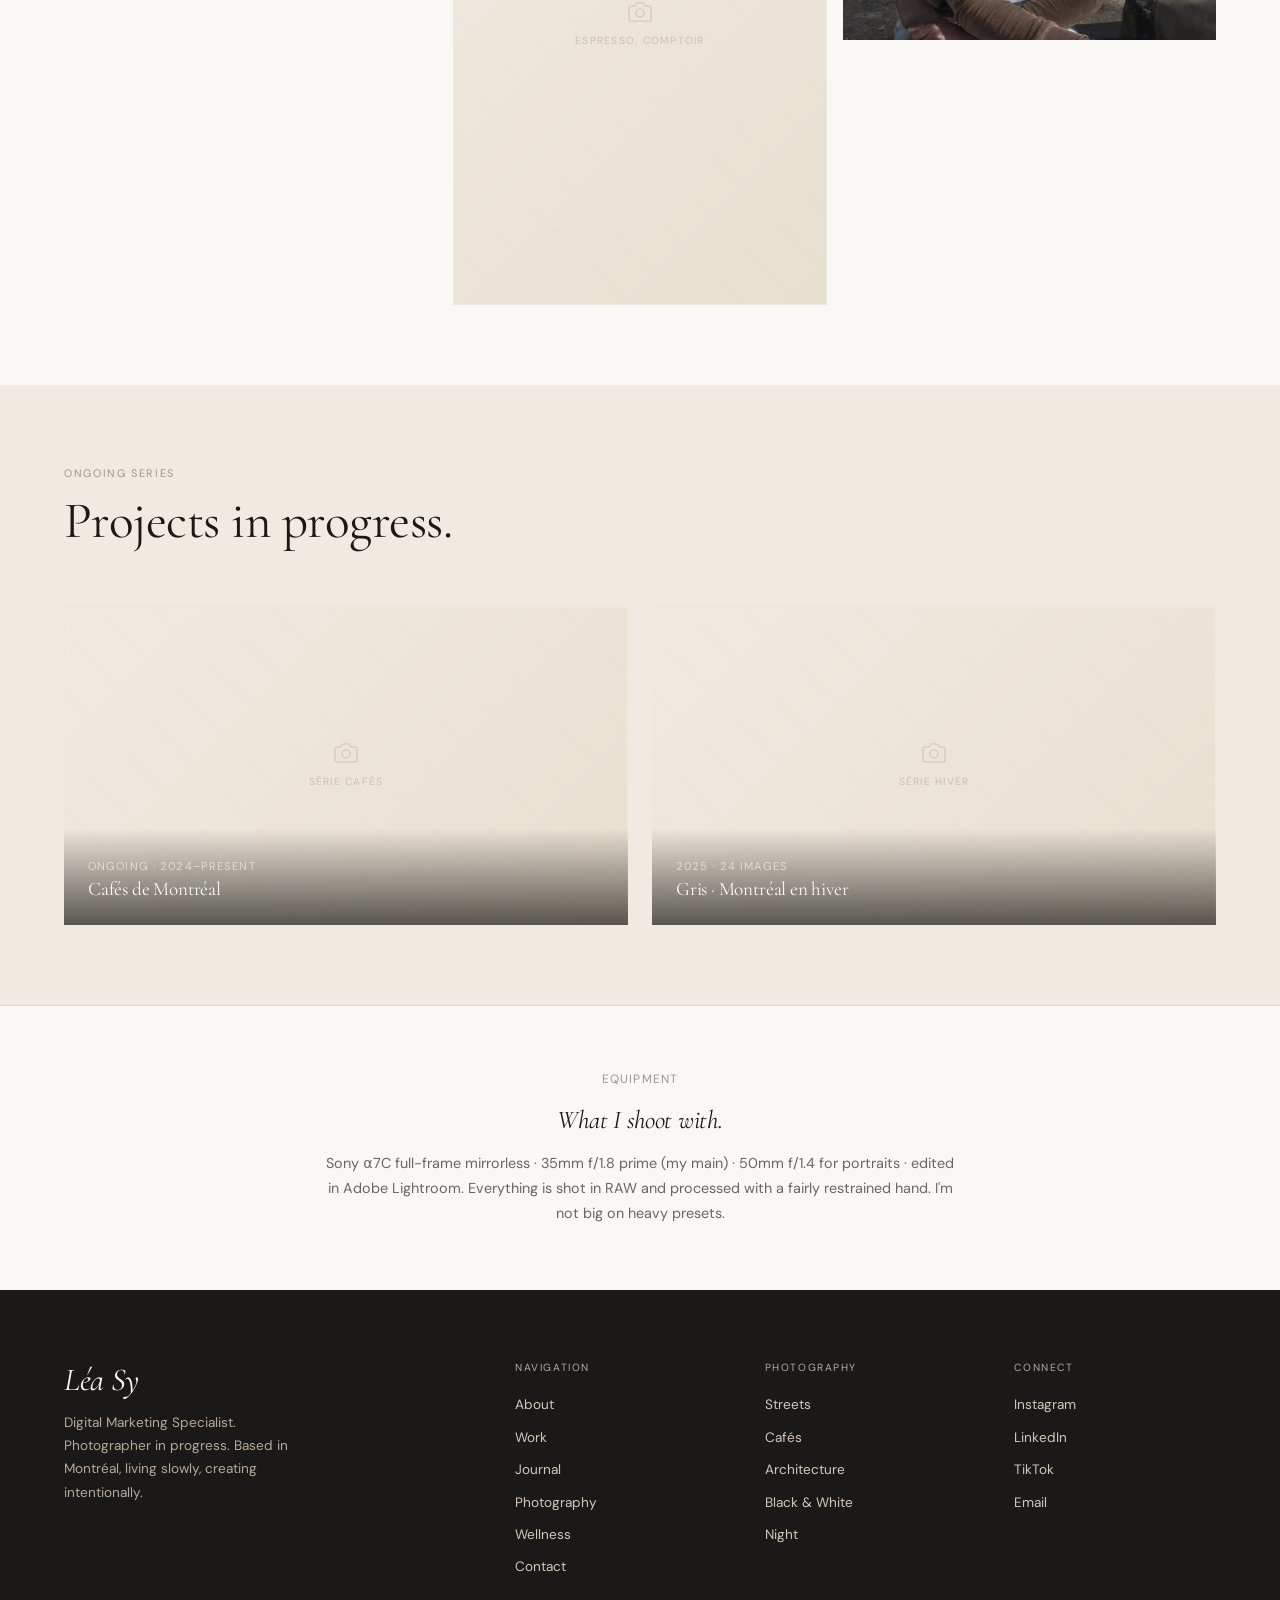
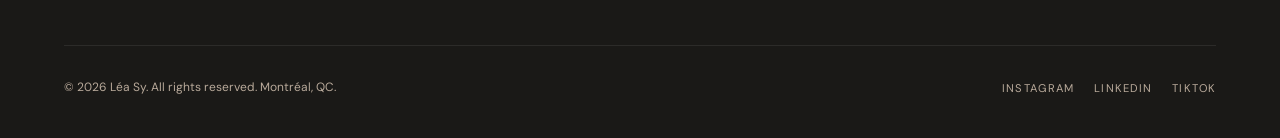
<file: photography.html>
﻿<!DOCTYPE html>
<html lang="en">
<head>
  <meta charset="UTF-8" />
  <meta name="viewport" content="width=device-width, initial-scale=1.0" />
  <title>Photography · Léa Sy</title>
  <meta name="description" content="Photography by Léa Sy, Montreal streets, cafés, architecture, rainy days, and quiet city moments." />
  <link rel="preconnect" href="https://fonts.googleapis.com" />
  <link rel="preconnect" href="https://fonts.gstatic.com" crossorigin />
  <link rel="stylesheet" href="css/styles.css" />
</head>
<body>

<nav class="nav scrolled">
  <div class="nav-inner">
    <a href="index.html" class="nav-logo">Léa Sy</a>
    <div class="nav-links">
      <a href="index.html">Home</a>
      <a href="about.html">About</a>
      <a href="work.html">Work</a>
      <a href="journal.html">Journal</a>
      <a href="photography.html" class="active">Photography</a>
      <a href="wellness.html">Wellness</a>
      <a href="contact.html">Contact</a>
    </div>
    <button class="nav-menu-btn" aria-label="Menu">
      <span></span><span></span><span></span>
    </button>
  </div>
</nav>

<nav class="nav-mobile">
  <a href="index.html">Home</a>
  <a href="about.html">About</a>
  <a href="work.html">Work</a>
  <a href="journal.html">Journal</a>
  <a href="photography.html" class="active">Photography</a>
  <a href="wellness.html">Wellness</a>
  <a href="contact.html">Contact</a>
</nav>

<!-- ─── Page Hero ─────────────────────────────────────────────────────────────── -->
<div class="container">
  <div class="page-hero">
    <span class="page-hero-eyebrow">Photography</span>
    <h1 style="max-width:660px;">Montréal, seen<br/><em>slowly.</em></h1>
    <p class="lead" style="margin-top:20px;max-width:520px;">Personal photography made around Montréal, streets, cafés, light, rain, and the quiet moments between everything else. Shot on a Sony α7C with a 35mm.</p>
  </div>
</div>

<!-- ─── Intro ──────────────────────────────────────────────────────────────────── -->
<div class="photo-intro">
  <div class="container">
    <div class="photo-intro-inner">
      <div class="photo-intro-text fade-up">
        <h2>Photography as a way<br/>of paying attention.</h2>
        <p>I came back to photography in the autumn of 2024, after almost two years of not really seeing things. I'd been in a period of overwork, head down, screen-forward, moving fast. When I finally slowed down, I bought a camera and started walking the city without a destination.</p>
        <p>Most of what I shoot is mundane: a café counter at 8am, rain on a window, a stranger crossing an intersection. I'm not looking for extraordinary moments. I'm looking for ordinary ones that deserve a second look.</p>
        <p>These are all taken in and around Montréal, mostly in Le Plateau, Mile End, Rosemont, and the Old Port. Shot in colour, occasionally converted to black and white when the light asks for it.</p>
      </div>
      <div class="fade-up fade-up-delay-1">
        <div class="photo-wrap" style="aspect-ratio:3/4;max-height:520px;">
          <img src="Photo/Photo%20(10).jpeg" alt="Léa Sy, autoportrait" style="object-position:center center;" />
        </div>
      </div>
    </div>
  </div>
</div>

<!-- ─── Gallery ───────────────────────────────────────────────────────────────── -->
<section class="gallery-section">
  <div class="container">

    <div class="gallery-filter fade-up">
      <button class="gallery-filter-btn active" data-filter="all">All</button>
      <button class="gallery-filter-btn" data-filter="streets">Streets</button>
      <button class="gallery-filter-btn" data-filter="cafes">Cafés</button>
      <button class="gallery-filter-btn" data-filter="architecture">Architecture</button>
      <button class="gallery-filter-btn" data-filter="bnw">Black &amp; White</button>
      <button class="gallery-filter-btn" data-filter="night">Night</button>
      <button class="gallery-filter-btn" data-filter="rain">Rain</button>
    </div>

    <div class="gallery-masonry fade-up fade-up-delay-1">

      <div class="gallery-item" data-category="streets">
        <div class="photo-wrap" style="aspect-ratio:2/3;">
          <img src="Photo/Photo%20(6).jpeg" alt="Portrait éditorial" style="object-position:center top;" />
        </div>
        <div class="gallery-item-overlay"><span class="gallery-item-label">Portrait · Le Plateau</span></div>
      </div>

      <div class="gallery-item" data-category="cafes">
        <div class="img-ph" style="aspect-ratio:4/3;" role="img" aria-label="café interior, morning light">
          <div class="img-ph-inner">
            <svg xmlns="http://www.w3.org/2000/svg" viewBox="0 0 24 24" fill="none" stroke="currentColor" stroke-width="1.2" stroke-linecap="round" stroke-linejoin="round"><path d="M23 19a2 2 0 0 1-2 2H3a2 2 0 0 1-2-2V8a2 2 0 0 1 2-2h4l2-3h6l2 3h4a2 2 0 0 1 2 2z"></path><circle cx="12" cy="13" r="4"></circle></svg>
            <span>Café, matin</span>
          </div>
        </div>
        <div class="gallery-item-overlay"><span class="gallery-item-label">Café Olimpico · Mile End</span></div>
      </div>

      <div class="gallery-item" data-category="bnw">
        <div class="photo-wrap" style="aspect-ratio:1/1;">
          <img src="Photo/Photo%20(5).jpeg" alt="Portrait dramatique" style="object-position:center center;" />
        </div>
        <div class="gallery-item-overlay"><span class="gallery-item-label">Portrait · Studio</span></div>
      </div>

      <div class="gallery-item" data-category="rain">
        <div class="img-ph" style="aspect-ratio:3/4;" role="img" aria-label="rainy window, Montreal autumn">
          <div class="img-ph-inner">
            <svg xmlns="http://www.w3.org/2000/svg" viewBox="0 0 24 24" fill="none" stroke="currentColor" stroke-width="1.2" stroke-linecap="round" stroke-linejoin="round"><path d="M23 19a2 2 0 0 1-2 2H3a2 2 0 0 1-2-2V8a2 2 0 0 1 2-2h4l2-3h6l2 3h4a2 2 0 0 1 2 2z"></path><circle cx="12" cy="13" r="4"></circle></svg>
            <span>Pluie, fenêtre, octobre</span>
          </div>
        </div>
        <div class="gallery-item-overlay"><span class="gallery-item-label">Rain window · October</span></div>
      </div>

      <div class="gallery-item" data-category="architecture">
        <div class="photo-wrap" style="aspect-ratio:2/3;">
          <img src="Photo/Photo%20(7).jpeg" alt="Léa Sy, intérieur élégant" style="object-position:center top;" />
        </div>
        <div class="gallery-item-overlay"><span class="gallery-item-label">Intérieur · Montréal</span></div>
      </div>

      <div class="gallery-item" data-category="night">
        <div class="img-ph" style="aspect-ratio:4/3;" role="img" aria-label="night street, neon reflections">
          <div class="img-ph-inner">
            <svg xmlns="http://www.w3.org/2000/svg" viewBox="0 0 24 24" fill="none" stroke="currentColor" stroke-width="1.2" stroke-linecap="round" stroke-linejoin="round"><path d="M23 19a2 2 0 0 1-2 2H3a2 2 0 0 1-2-2V8a2 2 0 0 1 2-2h4l2-3h6l2 3h4a2 2 0 0 1 2 2z"></path><circle cx="12" cy="13" r="4"></circle></svg>
            <span>Nuit, reflets, Saint-Laurent</span>
          </div>
        </div>
        <div class="gallery-item-overlay"><span class="gallery-item-label">Nuit · boul. Saint-Laurent</span></div>
      </div>

      <div class="gallery-item" data-category="streets">
        <div class="img-ph" style="aspect-ratio:1/1;" role="img" aria-label="Pedestrian crossing, winter">
          <div class="img-ph-inner">
            <svg xmlns="http://www.w3.org/2000/svg" viewBox="0 0 24 24" fill="none" stroke="currentColor" stroke-width="1.2" stroke-linecap="round" stroke-linejoin="round"><path d="M23 19a2 2 0 0 1-2 2H3a2 2 0 0 1-2-2V8a2 2 0 0 1 2-2h4l2-3h6l2 3h4a2 2 0 0 1 2 2z"></path><circle cx="12" cy="13" r="4"></circle></svg>
            <span>Carrefour, hiver</span>
          </div>
        </div>
        <div class="gallery-item-overlay"><span class="gallery-item-label">Carrefour · Hiver</span></div>
      </div>

      <div class="gallery-item" data-category="bnw">
        <div class="photo-wrap" style="aspect-ratio:3/2;">
          <img src="Photo/Photo%20(2).jpeg" alt="Léa, portrait ascenseur" style="object-position:center top;" />
        </div>
        <div class="gallery-item-overlay"><span class="gallery-item-label">Portrait · Ascenseur</span></div>
      </div>

      <div class="gallery-item" data-category="cafes">
        <div class="img-ph" style="aspect-ratio:2/3;" role="img" aria-label="espresso cup on marble counter">
          <div class="img-ph-inner">
            <svg xmlns="http://www.w3.org/2000/svg" viewBox="0 0 24 24" fill="none" stroke="currentColor" stroke-width="1.2" stroke-linecap="round" stroke-linejoin="round"><path d="M23 19a2 2 0 0 1-2 2H3a2 2 0 0 1-2-2V8a2 2 0 0 1 2-2h4l2-3h6l2 3h4a2 2 0 0 1 2 2z"></path><circle cx="12" cy="13" r="4"></circle></svg>
            <span>Espresso, comptoir</span>
          </div>
        </div>
        <div class="gallery-item-overlay"><span class="gallery-item-label">Espresso · Comptoir</span></div>
      </div>

      <div class="gallery-item" data-category="architecture">
        <div class="img-ph" style="aspect-ratio:4/5;" role="img" aria-label="Montréal triplex facade in spring">
          <div class="img-ph-inner">
            <svg xmlns="http://www.w3.org/2000/svg" viewBox="0 0 24 24" fill="none" stroke="currentColor" stroke-width="1.2" stroke-linecap="round" stroke-linejoin="round"><path d="M23 19a2 2 0 0 1-2 2H3a2 2 0 0 1-2-2V8a2 2 0 0 1 2-2h4l2-3h6l2 3h4a2 2 0 0 1 2 2z"></path><circle cx="12" cy="13" r="4"></circle></svg>
            <span>Triplex, printemps</span>
          </div>
        </div>
        <div class="gallery-item-overlay"><span class="gallery-item-label">Triplex · Le Plateau</span></div>
      </div>

      <div class="gallery-item" data-category="rain">
        <div class="img-ph" style="aspect-ratio:3/2;" role="img" aria-label="Wet pavement reflecting street lights at dusk">
          <div class="img-ph-inner">
            <svg xmlns="http://www.w3.org/2000/svg" viewBox="0 0 24 24" fill="none" stroke="currentColor" stroke-width="1.2" stroke-linecap="round" stroke-linejoin="round"><path d="M23 19a2 2 0 0 1-2 2H3a2 2 0 0 1-2-2V8a2 2 0 0 1 2-2h4l2-3h6l2 3h4a2 2 0 0 1 2 2z"></path><circle cx="12" cy="13" r="4"></circle></svg>
            <span>Asphalte mouillé, crépuscule</span>
          </div>
        </div>
        <div class="gallery-item-overlay"><span class="gallery-item-label">Pluie · Crépuscule</span></div>
      </div>

      <div class="gallery-item" data-category="night">
        <div class="img-ph" style="aspect-ratio:2/3;" role="img" aria-label="Night bus window, blurred lights">
          <div class="img-ph-inner">
            <svg xmlns="http://www.w3.org/2000/svg" viewBox="0 0 24 24" fill="none" stroke="currentColor" stroke-width="1.2" stroke-linecap="round" stroke-linejoin="round"><path d="M23 19a2 2 0 0 1-2 2H3a2 2 0 0 1-2-2V8a2 2 0 0 1 2-2h4l2-3h6l2 3h4a2 2 0 0 1 2 2z"></path><circle cx="12" cy="13" r="4"></circle></svg>
            <span>Bus de nuit, lumières floues</span>
          </div>
        </div>
        <div class="gallery-item-overlay"><span class="gallery-item-label">Bus de nuit</span></div>
      </div>

      <div class="gallery-item" data-category="streets">
        <div class="photo-wrap" style="aspect-ratio:3/4;">
          <img src="Photo/Photo%20(8).jpeg" alt="Léa, candide, extérieur" style="object-position:center top;" />
        </div>
        <div class="gallery-item-overlay"><span class="gallery-item-label">Candide · Automne</span></div>
      </div>

    </div>
  </div>
</section>

<!-- ─── Photo Series ───────────────────────────────────────────────────────────── -->
<section class="photo-series">
  <div class="container">
    <div class="section-header fade-up">
      <div class="section-header-left">
        <span class="section-label">Ongoing series</span>
        <h2>Projects in progress.</h2>
      </div>
    </div>
    <div class="series-grid fade-up fade-up-delay-1">
      <div class="series-card">
        <div class="img-ph ratio-wide" role="img" aria-label="Montreal café series">
          <div class="img-ph-inner">
            <svg xmlns="http://www.w3.org/2000/svg" viewBox="0 0 24 24" fill="none" stroke="currentColor" stroke-width="1.2" stroke-linecap="round" stroke-linejoin="round"><path d="M23 19a2 2 0 0 1-2 2H3a2 2 0 0 1-2-2V8a2 2 0 0 1 2-2h4l2-3h6l2 3h4a2 2 0 0 1 2 2z"></path><circle cx="12" cy="13" r="4"></circle></svg>
            <span>Série cafés</span>
          </div>
        </div>
        <div class="series-card-label">
          <span>Ongoing · 2024–present</span>
          <h5>Cafés de Montréal</h5>
        </div>
      </div>
      <div class="series-card">
        <div class="img-ph ratio-wide" role="img" aria-label="Montreal in winter, grey light series">
          <div class="img-ph-inner">
            <svg xmlns="http://www.w3.org/2000/svg" viewBox="0 0 24 24" fill="none" stroke="currentColor" stroke-width="1.2" stroke-linecap="round" stroke-linejoin="round"><path d="M23 19a2 2 0 0 1-2 2H3a2 2 0 0 1-2-2V8a2 2 0 0 1 2-2h4l2-3h6l2 3h4a2 2 0 0 1 2 2z"></path><circle cx="12" cy="13" r="4"></circle></svg>
            <span>Série hiver</span>
          </div>
        </div>
        <div class="series-card-label">
          <span>2025 · 24 images</span>
          <h5>Gris · Montréal en hiver</h5>
        </div>
      </div>
    </div>
  </div>
</section>

<!-- ─── Gear Note ─────────────────────────────────────────────────────────────── -->
<section class="section-sm" style="border-top:1px solid var(--border);">
  <div class="container">
    <div style="max-width:640px;margin:0 auto;text-align:center;" class="fade-up">
      <span class="caption" style="display:block;margin-bottom:16px;">Equipment</span>
      <h4 style="margin-bottom:16px;font-family:var(--font-serif);font-style:italic;">What I shoot with.</h4>
      <p style="color:var(--text-secondary);font-size:0.9rem;line-height:1.75;">
        Sony α7C full-frame mirrorless · 35mm f/1.8 prime (my main) · 50mm f/1.4 for portraits · edited in Adobe Lightroom. Everything is shot in RAW and processed with a fairly restrained hand. I'm not big on heavy presets.
      </p>
    </div>
  </div>
</section>

<!-- ─── Footer ───────────────────────────────────────────────────────────────── -->
<footer class="footer">
  <div class="container">
    <div class="footer-grid">
      <div class="footer-brand">
        <h3>Léa Sy</h3>
        <p>Digital Marketing Specialist. Photographer in progress. Based in Montréal, living slowly, creating intentionally.</p>
      </div>
      <div class="footer-col">
        <h6>Navigation</h6>
        <a href="about.html">About</a>
        <a href="work.html">Work</a>
        <a href="journal.html">Journal</a>
        <a href="photography.html">Photography</a>
        <a href="wellness.html">Wellness</a>
        <a href="contact.html">Contact</a>
      </div>
      <div class="footer-col">
        <h6>Photography</h6>
        <a href="photography.html">Streets</a>
        <a href="photography.html">Cafés</a>
        <a href="photography.html">Architecture</a>
        <a href="photography.html">Black &amp; White</a>
        <a href="photography.html">Night</a>
      </div>
      <div class="footer-col">
        <h6>Connect</h6>
        <a href="contact.html">Instagram</a>
        <a href="contact.html">LinkedIn</a>
        <a href="contact.html">TikTok</a>
        <a href="contact.html">Email</a>
      </div>
    </div>
    <div class="footer-bottom">
      <p>© 2026 Léa Sy. All rights reserved. Montréal, QC.</p>
      <div class="footer-social">
        <a href="contact.html">Instagram</a>
        <a href="contact.html">LinkedIn</a>
        <a href="contact.html">TikTok</a>
      </div>
    </div>
  </div>
</footer>

<script src="js/main.js"></script>
</body>
</html>
</file>
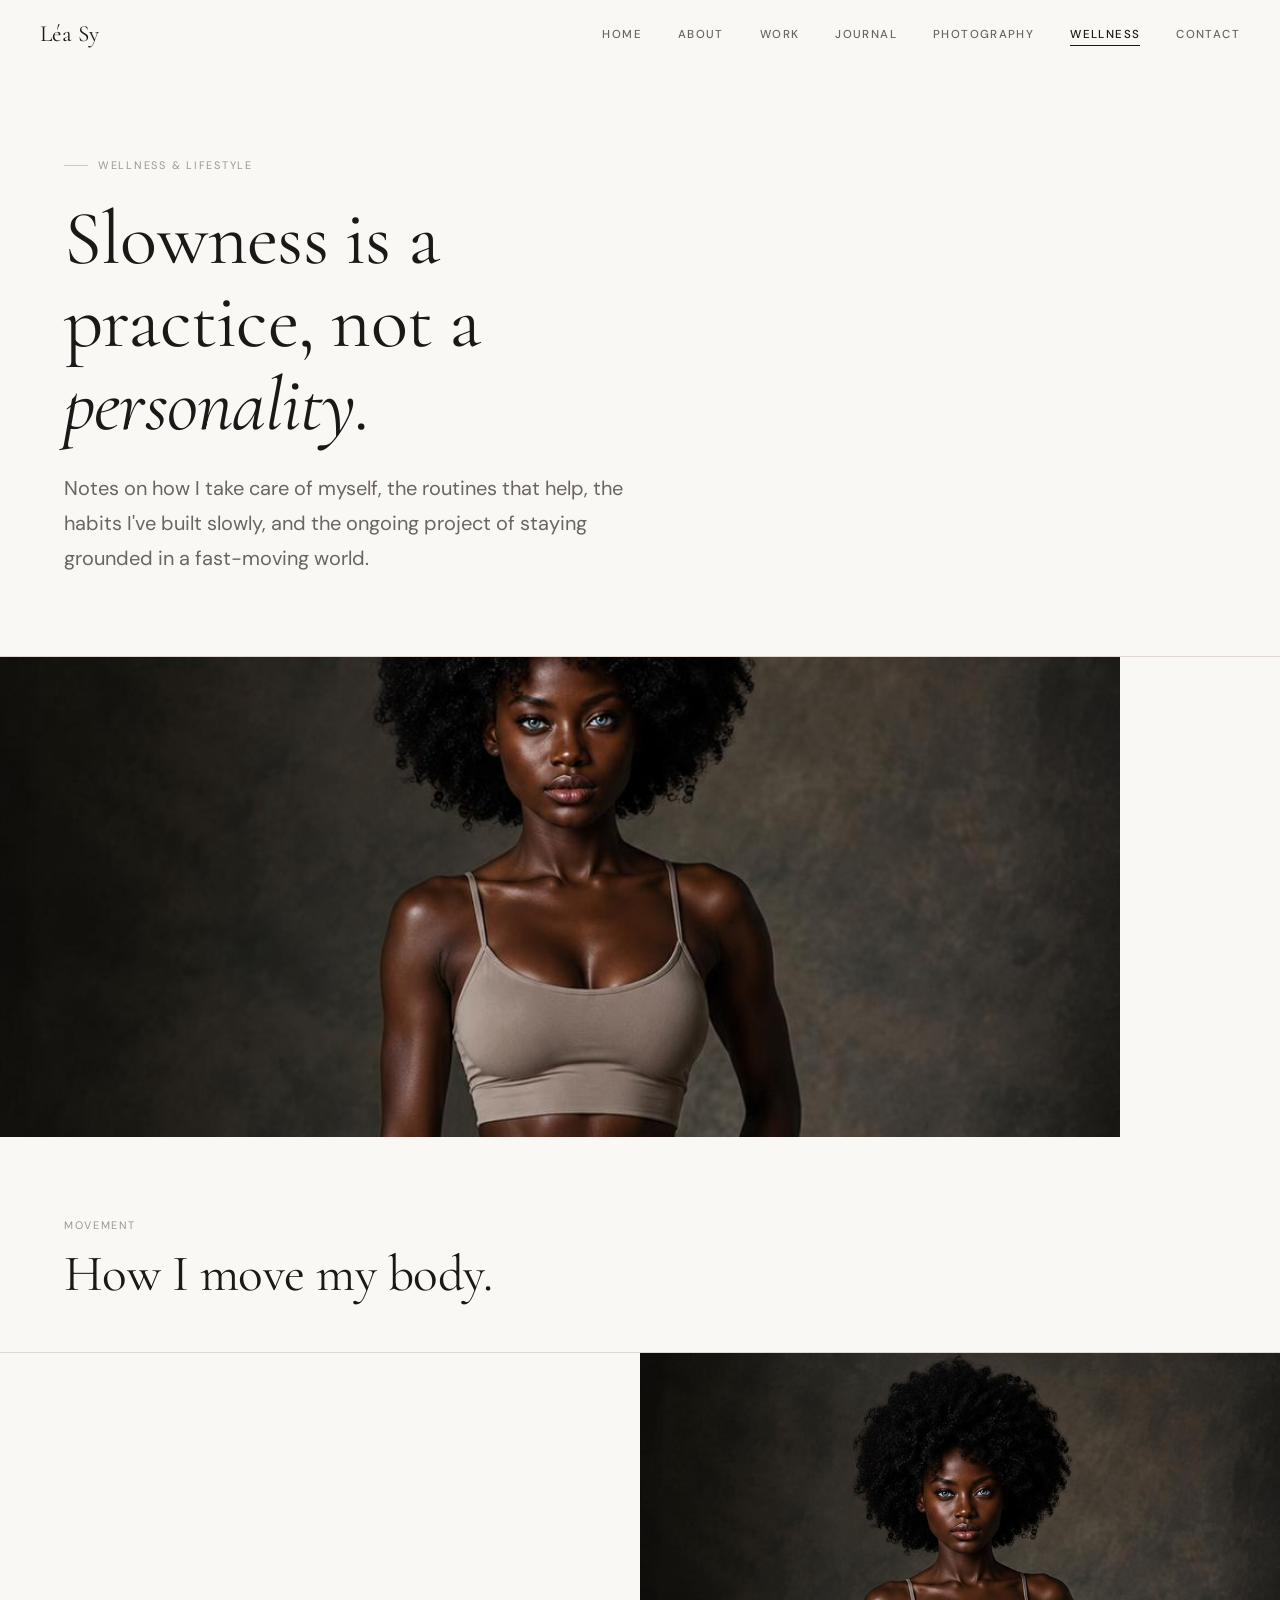
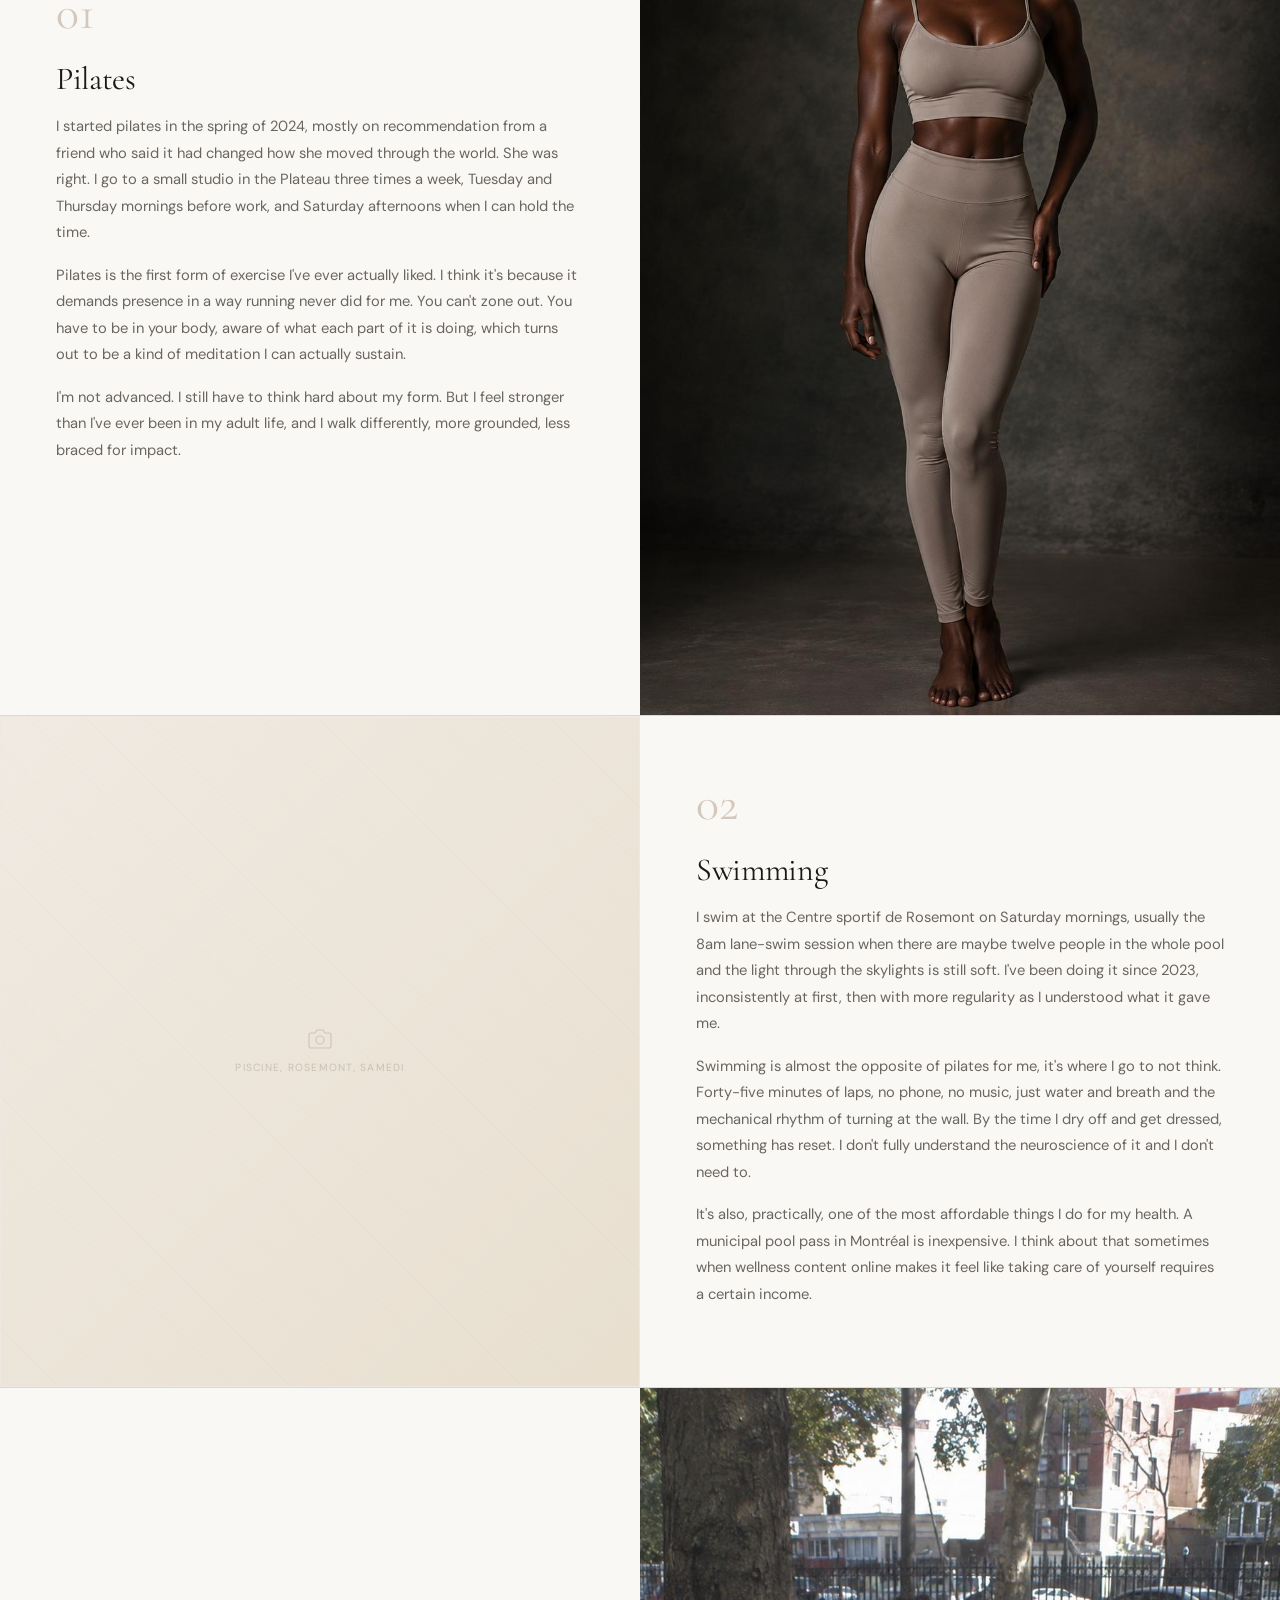
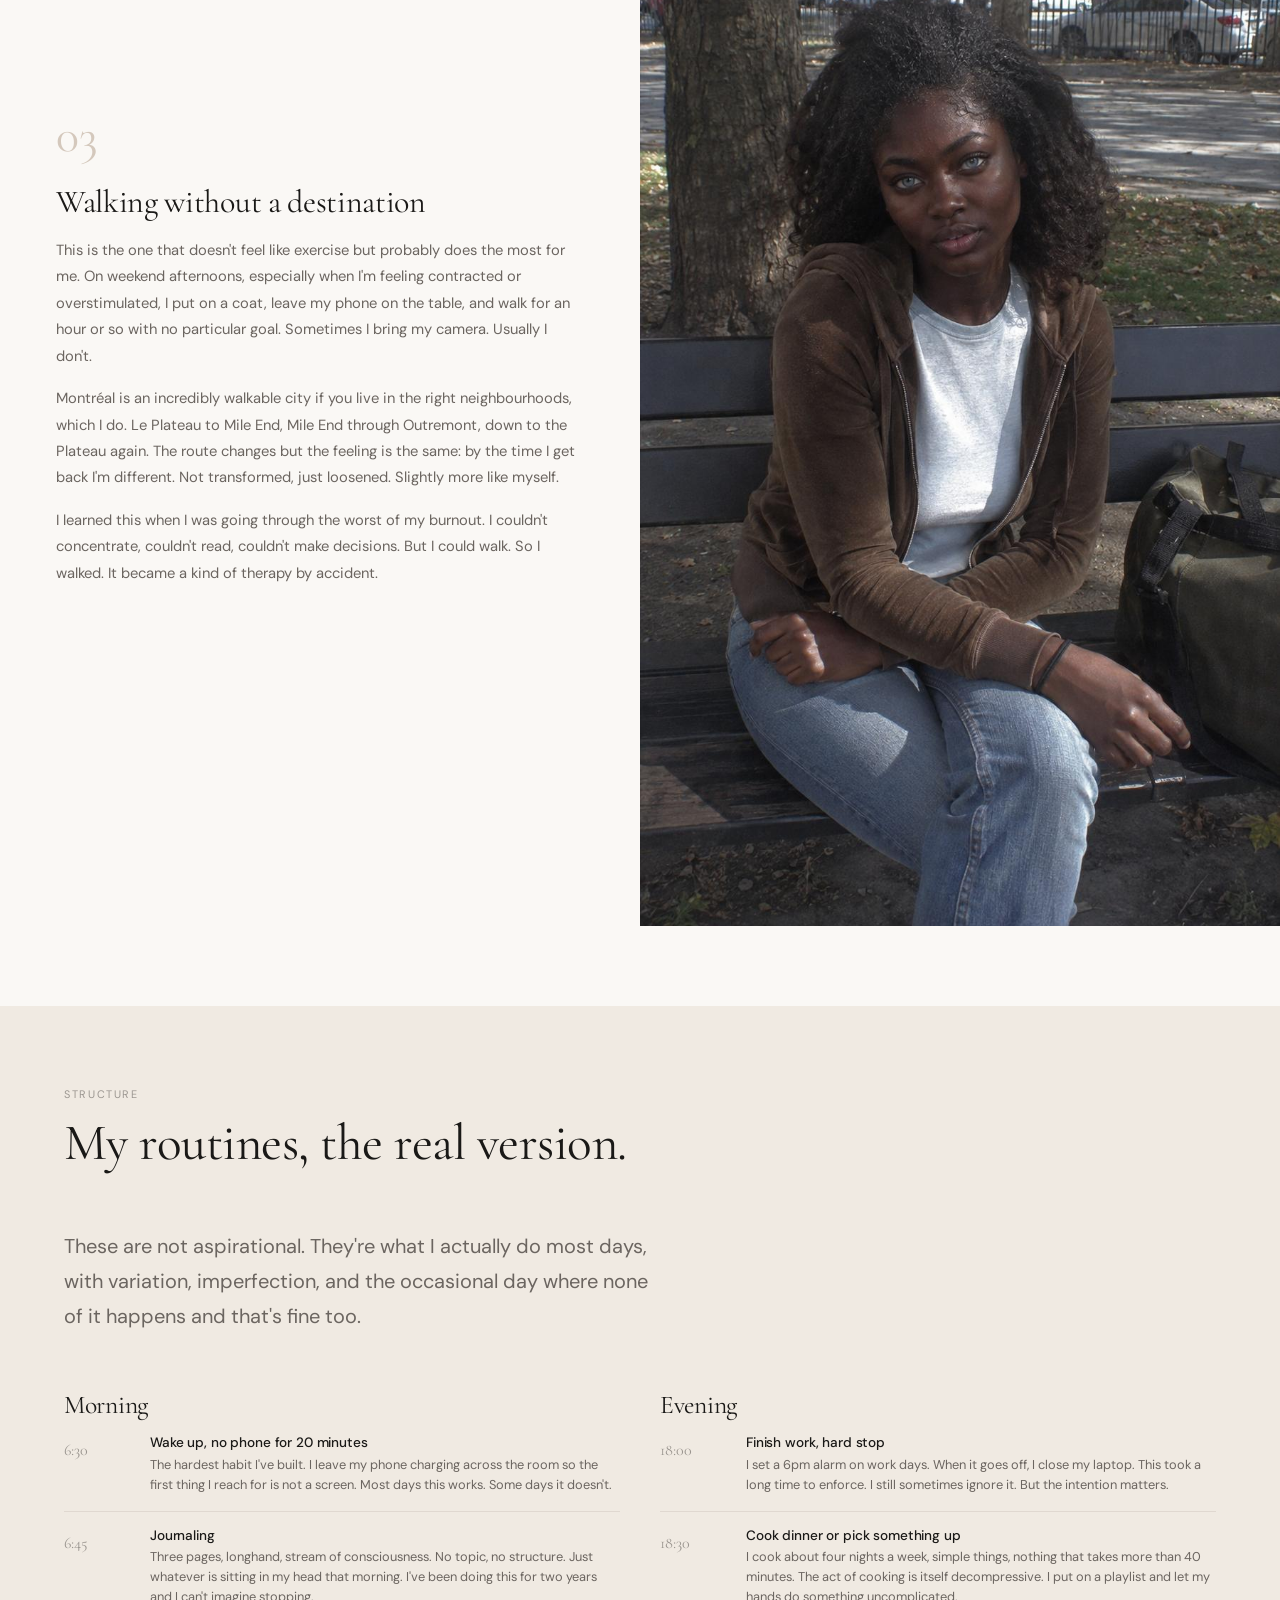
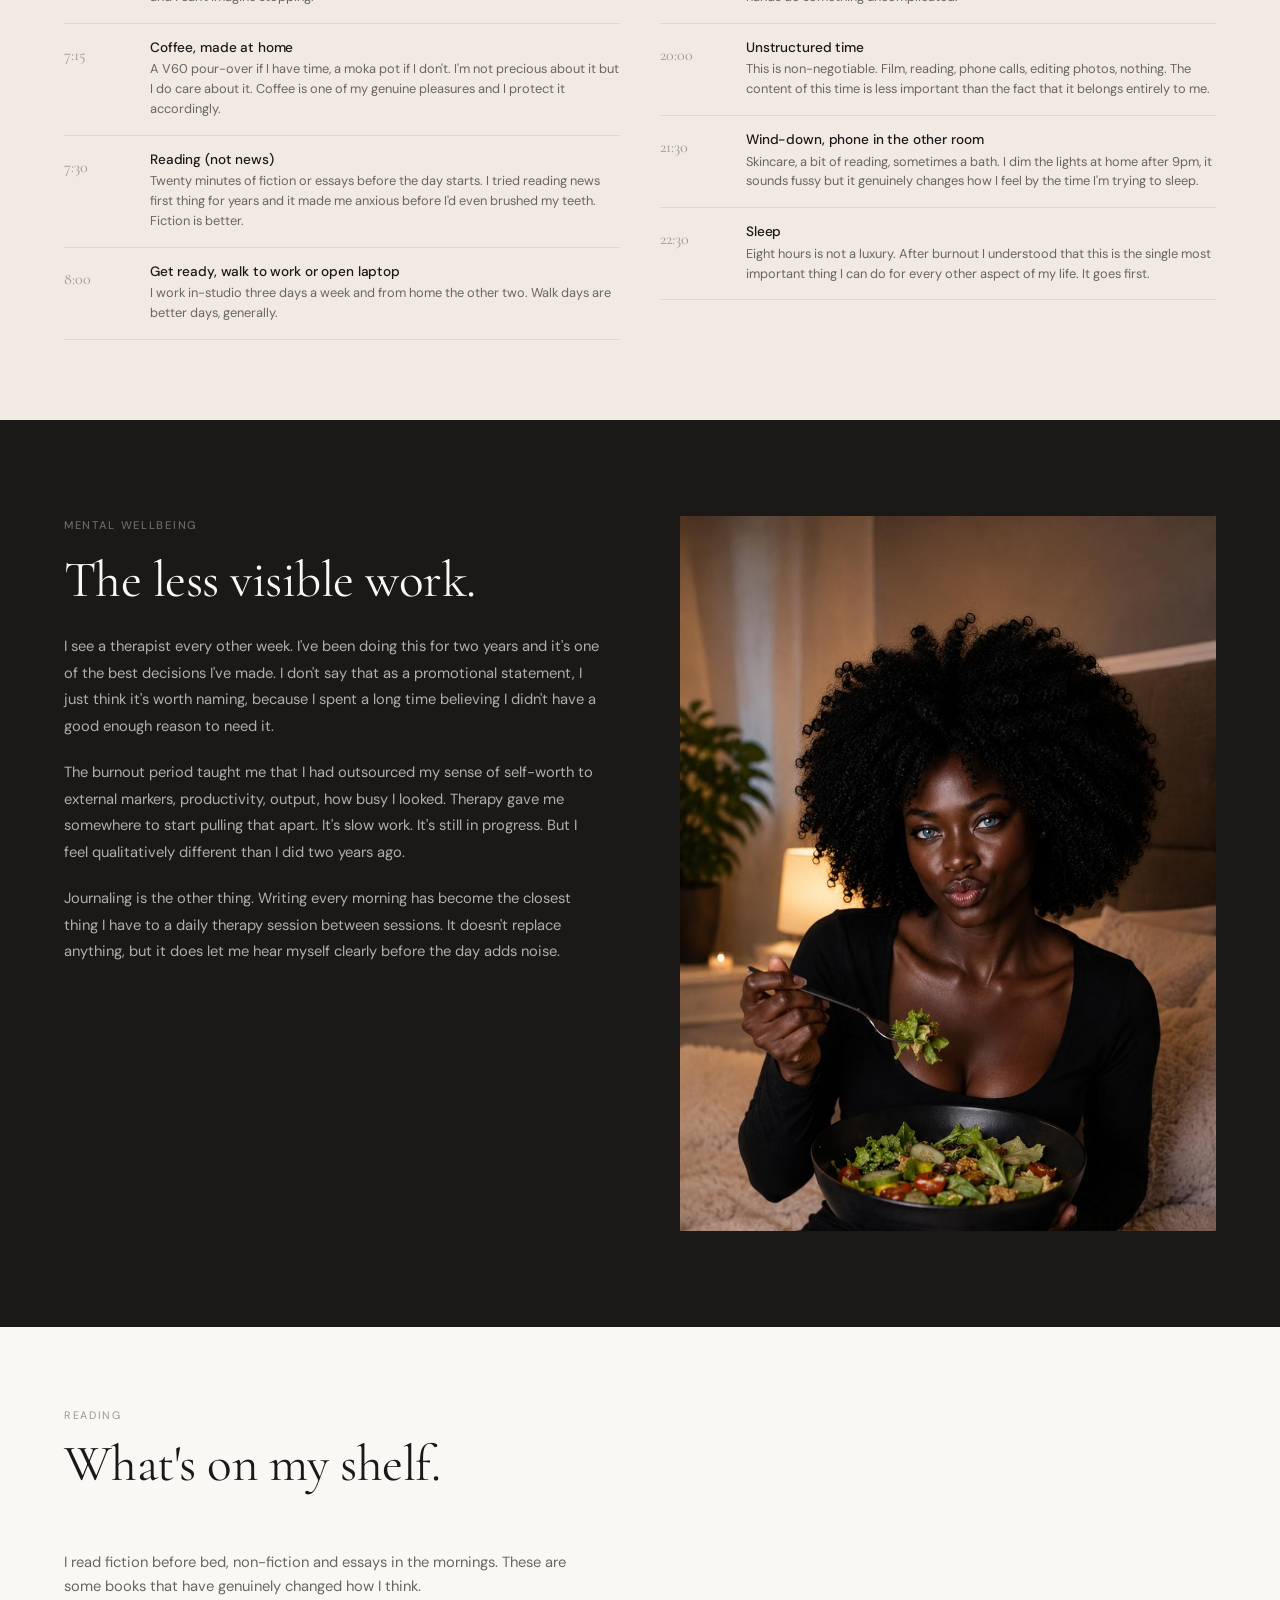
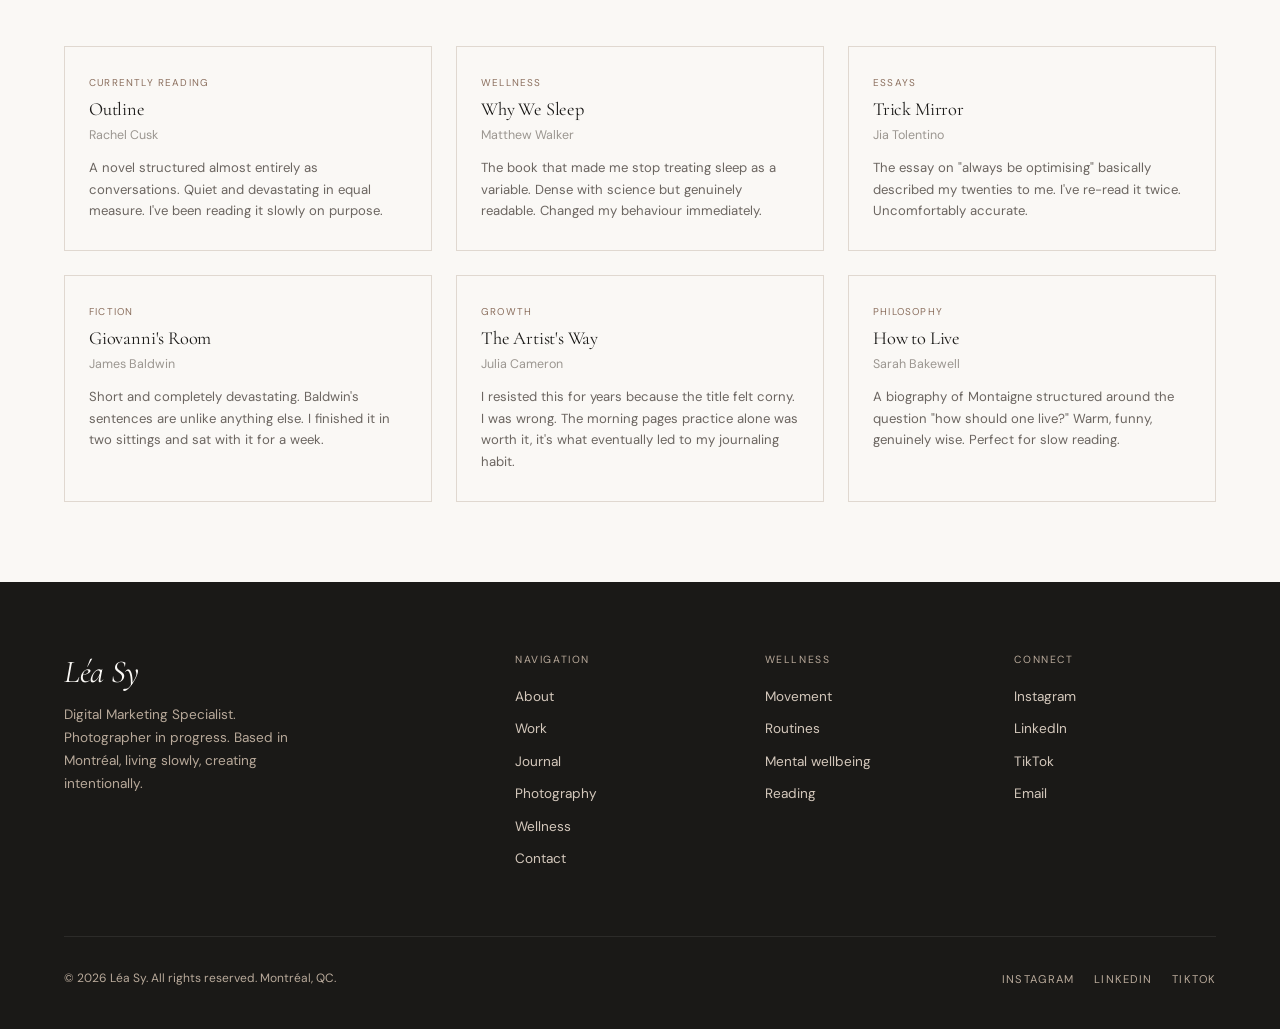
<file: wellness.html>
﻿<!DOCTYPE html>
<html lang="en">
<head>
  <meta charset="UTF-8" />
  <meta name="viewport" content="width=device-width, initial-scale=1.0" />
  <title>Wellness · Léa Sy</title>
  <meta name="description" content="Léa Sy on wellness, pilates, swimming, routines, mental wellbeing, and building a sustainable everyday life in Montréal." />
  <link rel="preconnect" href="https://fonts.googleapis.com" />
  <link rel="preconnect" href="https://fonts.gstatic.com" crossorigin />
  <link rel="stylesheet" href="css/styles.css" />
</head>
<body>

<nav class="nav scrolled">
  <div class="nav-inner">
    <a href="index.html" class="nav-logo">Léa Sy</a>
    <div class="nav-links">
      <a href="index.html">Home</a>
      <a href="about.html">About</a>
      <a href="work.html">Work</a>
      <a href="journal.html">Journal</a>
      <a href="photography.html">Photography</a>
      <a href="wellness.html" class="active">Wellness</a>
      <a href="contact.html">Contact</a>
    </div>
    <button class="nav-menu-btn" aria-label="Menu">
      <span></span><span></span><span></span>
    </button>
  </div>
</nav>

<nav class="nav-mobile">
  <a href="index.html">Home</a>
  <a href="about.html">About</a>
  <a href="work.html">Work</a>
  <a href="journal.html">Journal</a>
  <a href="photography.html">Photography</a>
  <a href="wellness.html" class="active">Wellness</a>
  <a href="contact.html">Contact</a>
</nav>

<!-- ─── Page Hero ─────────────────────────────────────────────────────────────── -->
<div class="container">
  <div class="page-hero">
    <span class="page-hero-eyebrow">Wellness &amp; Lifestyle</span>
    <h1 style="max-width:680px;">Slowness is a<br/>practice, not a <em>personality.</em></h1>
    <p class="lead" style="margin-top:20px;max-width:560px;">Notes on how I take care of myself, the routines that help, the habits I've built slowly, and the ongoing project of staying grounded in a fast-moving world.</p>
  </div>
</div>

<!-- ─── Intro Image ────────────────────────────────────────────────────────────── -->
<div style="border-top:1px solid var(--border);">
  <div class="photo-wrap" style="aspect-ratio:21/9;max-height:480px;overflow:hidden;">
    <img src="Photo/Photo%20(9).jpeg" alt="Léa Sy, tenue sport, matin" style="width:100%;height:100%;object-fit:cover;object-position:center 15%;" />
  </div>
</div>

<!-- ─── Movement Pillars ───────────────────────────────────────────────────────── -->
<section class="wellness-pillars">
  <div class="container">
    <div class="section-header fade-up" style="margin-bottom:0;">
      <div class="section-header-left">
        <span class="section-label">Movement</span>
        <h2>How I move my body.</h2>
      </div>
    </div>
  </div>

  <!-- Pillar 1: Pilates -->
  <div class="pillar-item" style="border-top:1px solid var(--border);margin-top:48px;">
    <div class="pillar-text fade-up">
      <div class="pillar-icon">01</div>
      <h3>Pilates</h3>
      <p>I started pilates in the spring of 2024, mostly on recommendation from a friend who said it had changed how she moved through the world. She was right. I go to a small studio in the Plateau three times a week, Tuesday and Thursday mornings before work, and Saturday afternoons when I can hold the time.</p>
      <p>Pilates is the first form of exercise I've ever actually liked. I think it's because it demands presence in a way running never did for me. You can't zone out. You have to be in your body, aware of what each part of it is doing, which turns out to be a kind of meditation I can actually sustain.</p>
      <p>I'm not advanced. I still have to think hard about my form. But I feel stronger than I've ever been in my adult life, and I walk differently, more grounded, less braced for impact.</p>
    </div>
    <div class="pillar-image fade-up fade-up-delay-1">
      <div class="photo-wrap" style="height:100%;min-height:400px;">
        <img src="Photo/Photo%20(9).jpeg" alt="Léa, tenue pilates" style="object-position:center top;" />
      </div>
    </div>
  </div>

  <!-- Pillar 2: Swimming -->
  <div class="pillar-item" style="border-top:1px solid var(--border);">
    <div class="pillar-image fade-up" style="order:-1;">
      <div class="img-ph" role="img" aria-label="Swimming pool, early morning, Rosemont">
        <div class="img-ph-inner">
          <svg xmlns="http://www.w3.org/2000/svg" viewBox="0 0 24 24" fill="none" stroke="currentColor" stroke-width="1.2" stroke-linecap="round" stroke-linejoin="round"><path d="M23 19a2 2 0 0 1-2 2H3a2 2 0 0 1-2-2V8a2 2 0 0 1 2-2h4l2-3h6l2 3h4a2 2 0 0 1 2 2z"></path><circle cx="12" cy="13" r="4"></circle></svg>
          <span>Piscine, Rosemont, samedi</span>
        </div>
      </div>
    </div>
    <div class="pillar-text fade-up fade-up-delay-1">
      <div class="pillar-icon">02</div>
      <h3>Swimming</h3>
      <p>I swim at the Centre sportif de Rosemont on Saturday mornings, usually the 8am lane-swim session when there are maybe twelve people in the whole pool and the light through the skylights is still soft. I've been doing it since 2023, inconsistently at first, then with more regularity as I understood what it gave me.</p>
      <p>Swimming is almost the opposite of pilates for me, it's where I go to not think. Forty-five minutes of laps, no phone, no music, just water and breath and the mechanical rhythm of turning at the wall. By the time I dry off and get dressed, something has reset. I don't fully understand the neuroscience of it and I don't need to.</p>
      <p>It's also, practically, one of the most affordable things I do for my health. A municipal pool pass in Montréal is inexpensive. I think about that sometimes when wellness content online makes it feel like taking care of yourself requires a certain income.</p>
    </div>
  </div>

  <!-- Pillar 3: Walking -->
  <div class="pillar-item" style="border-top:1px solid var(--border);">
    <div class="pillar-text fade-up">
      <div class="pillar-icon">03</div>
      <h3>Walking without a destination</h3>
      <p>This is the one that doesn't feel like exercise but probably does the most for me. On weekend afternoons, especially when I'm feeling contracted or overstimulated, I put on a coat, leave my phone on the table, and walk for an hour or so with no particular goal. Sometimes I bring my camera. Usually I don't.</p>
      <p>Montréal is an incredibly walkable city if you live in the right neighbourhoods, which I do. Le Plateau to Mile End, Mile End through Outremont, down to the Plateau again. The route changes but the feeling is the same: by the time I get back I'm different. Not transformed, just loosened. Slightly more like myself.</p>
      <p>I learned this when I was going through the worst of my burnout. I couldn't concentrate, couldn't read, couldn't make decisions. But I could walk. So I walked. It became a kind of therapy by accident.</p>
    </div>
    <div class="pillar-image fade-up fade-up-delay-1">
      <div class="photo-wrap" style="height:100%;min-height:400px;">
        <img src="Photo/Photo%20(8).jpeg" alt="Léa, extérieur, automne" style="object-position:center top;" />
      </div>
    </div>
  </div>
</section>

<!-- ─── Routines ───────────────────────────────────────────────────────────────── -->
<section class="routine-section">
  <div class="container">
    <div class="section-header fade-up">
      <div class="section-header-left">
        <span class="section-label">Structure</span>
        <h2>My routines, the real version.</h2>
      </div>
    </div>
    <p class="lead fade-up" style="max-width:600px;margin-bottom:56px;">These are not aspirational. They're what I actually do most days, with variation, imperfection, and the occasional day where none of it happens and that's fine too.</p>

    <div class="routine-grid">
      <div class="fade-up">
        <h4>Morning</h4>
        <div class="routine-list">
          <div class="routine-item">
            <span class="routine-time">6:30</span>
            <div class="routine-desc">
              <h6>Wake up, no phone for 20 minutes</h6>
              <p>The hardest habit I've built. I leave my phone charging across the room so the first thing I reach for is not a screen. Most days this works. Some days it doesn't.</p>
            </div>
          </div>
          <div class="routine-item">
            <span class="routine-time">6:45</span>
            <div class="routine-desc">
              <h6>Journaling</h6>
              <p>Three pages, longhand, stream of consciousness. No topic, no structure. Just whatever is sitting in my head that morning. I've been doing this for two years and I can't imagine stopping.</p>
            </div>
          </div>
          <div class="routine-item">
            <span class="routine-time">7:15</span>
            <div class="routine-desc">
              <h6>Coffee, made at home</h6>
              <p>A V60 pour-over if I have time, a moka pot if I don't. I'm not precious about it but I do care about it. Coffee is one of my genuine pleasures and I protect it accordingly.</p>
            </div>
          </div>
          <div class="routine-item">
            <span class="routine-time">7:30</span>
            <div class="routine-desc">
              <h6>Reading (not news)</h6>
              <p>Twenty minutes of fiction or essays before the day starts. I tried reading news first thing for years and it made me anxious before I'd even brushed my teeth. Fiction is better.</p>
            </div>
          </div>
          <div class="routine-item">
            <span class="routine-time">8:00</span>
            <div class="routine-desc">
              <h6>Get ready, walk to work or open laptop</h6>
              <p>I work in-studio three days a week and from home the other two. Walk days are better days, generally.</p>
            </div>
          </div>
        </div>
      </div>

      <div class="fade-up fade-up-delay-1">
        <h4>Evening</h4>
        <div class="routine-list">
          <div class="routine-item">
            <span class="routine-time">18:00</span>
            <div class="routine-desc">
              <h6>Finish work, hard stop</h6>
              <p>I set a 6pm alarm on work days. When it goes off, I close my laptop. This took a long time to enforce. I still sometimes ignore it. But the intention matters.</p>
            </div>
          </div>
          <div class="routine-item">
            <span class="routine-time">18:30</span>
            <div class="routine-desc">
              <h6>Cook dinner or pick something up</h6>
              <p>I cook about four nights a week, simple things, nothing that takes more than 40 minutes. The act of cooking is itself decompressive. I put on a playlist and let my hands do something uncomplicated.</p>
            </div>
          </div>
          <div class="routine-item">
            <span class="routine-time">20:00</span>
            <div class="routine-desc">
              <h6>Unstructured time</h6>
              <p>This is non-negotiable. Film, reading, phone calls, editing photos, nothing. The content of this time is less important than the fact that it belongs entirely to me.</p>
            </div>
          </div>
          <div class="routine-item">
            <span class="routine-time">21:30</span>
            <div class="routine-desc">
              <h6>Wind-down, phone in the other room</h6>
              <p>Skincare, a bit of reading, sometimes a bath. I dim the lights at home after 9pm, it sounds fussy but it genuinely changes how I feel by the time I'm trying to sleep.</p>
            </div>
          </div>
          <div class="routine-item">
            <span class="routine-time">22:30</span>
            <div class="routine-desc">
              <h6>Sleep</h6>
              <p>Eight hours is not a luxury. After burnout I understood that this is the single most important thing I can do for every other aspect of my life. It goes first.</p>
            </div>
          </div>
        </div>
      </div>
    </div>
  </div>
</section>

<!-- ─── Mental Wellbeing ───────────────────────────────────────────────────────── -->
<section class="section" style="background:var(--text-primary);color:var(--cream);">
  <div class="container">
    <div style="display:grid;grid-template-columns:1fr 1fr;gap:80px;align-items:start;" class="fade-up">
      <div>
        <span class="label" style="color:rgba(255,255,255,0.35);display:block;margin-bottom:16px;">Mental Wellbeing</span>
        <h2 style="color:var(--cream);margin-bottom:24px;">The less visible work.</h2>
        <p style="color:rgba(255,255,255,0.65);line-height:1.8;margin-bottom:20px;font-size:0.92rem;">I see a therapist every other week. I've been doing this for two years and it's one of the best decisions I've made. I don't say that as a promotional statement, I just think it's worth naming, because I spent a long time believing I didn't have a good enough reason to need it.</p>
        <p style="color:rgba(255,255,255,0.65);line-height:1.8;margin-bottom:20px;font-size:0.92rem;">The burnout period taught me that I had outsourced my sense of self-worth to external markers, productivity, output, how busy I looked. Therapy gave me somewhere to start pulling that apart. It's slow work. It's still in progress. But I feel qualitatively different than I did two years ago.</p>
        <p style="color:rgba(255,255,255,0.65);line-height:1.8;font-size:0.92rem;">Journaling is the other thing. Writing every morning has become the closest thing I have to a daily therapy session between sessions. It doesn't replace anything, but it does let me hear myself clearly before the day adds noise.</p>
      </div>
      <div>
        <div class="photo-wrap" style="aspect-ratio:3/4;">
          <img src="Photo/Photo%20(3).jpeg" alt="Léa, soir, chez elle" style="object-position:center top;" />
        </div>
      </div>
    </div>
  </div>
</section>

<!-- ─── Currently Reading ──────────────────────────────────────────────────────── -->
<section class="reads-section">
  <div class="container">
    <div class="section-header fade-up">
      <div class="section-header-left">
        <span class="section-label">Reading</span>
        <h2>What's on my shelf.</h2>
      </div>
    </div>
    <p style="color:var(--text-secondary);margin-bottom:48px;max-width:520px;font-size:0.92rem;" class="fade-up">I read fiction before bed, non-fiction and essays in the mornings. These are some books that have genuinely changed how I think.</p>
    <div class="reads-grid fade-up fade-up-delay-1">
      <div class="read-card">
        <div class="book-category">Currently reading</div>
        <h5>Outline</h5>
        <div class="author">Rachel Cusk</div>
        <p>A novel structured almost entirely as conversations. Quiet and devastating in equal measure. I've been reading it slowly on purpose.</p>
      </div>
      <div class="read-card">
        <div class="book-category">Wellness</div>
        <h5>Why We Sleep</h5>
        <div class="author">Matthew Walker</div>
        <p>The book that made me stop treating sleep as a variable. Dense with science but genuinely readable. Changed my behaviour immediately.</p>
      </div>
      <div class="read-card">
        <div class="book-category">Essays</div>
        <h5>Trick Mirror</h5>
        <div class="author">Jia Tolentino</div>
        <p>The essay on "always be optimising" basically described my twenties to me. I've re-read it twice. Uncomfortably accurate.</p>
      </div>
      <div class="read-card">
        <div class="book-category">Fiction</div>
        <h5>Giovanni's Room</h5>
        <div class="author">James Baldwin</div>
        <p>Short and completely devastating. Baldwin's sentences are unlike anything else. I finished it in two sittings and sat with it for a week.</p>
      </div>
      <div class="read-card">
        <div class="book-category">Growth</div>
        <h5>The Artist's Way</h5>
        <div class="author">Julia Cameron</div>
        <p>I resisted this for years because the title felt corny. I was wrong. The morning pages practice alone was worth it, it's what eventually led to my journaling habit.</p>
      </div>
      <div class="read-card">
        <div class="book-category">Philosophy</div>
        <h5>How to Live</h5>
        <div class="author">Sarah Bakewell</div>
        <p>A biography of Montaigne structured around the question "how should one live?" Warm, funny, genuinely wise. Perfect for slow reading.</p>
      </div>
    </div>
  </div>
</section>

<!-- ─── Footer ───────────────────────────────────────────────────────────────── -->
<footer class="footer">
  <div class="container">
    <div class="footer-grid">
      <div class="footer-brand">
        <h3>Léa Sy</h3>
        <p>Digital Marketing Specialist. Photographer in progress. Based in Montréal, living slowly, creating intentionally.</p>
      </div>
      <div class="footer-col">
        <h6>Navigation</h6>
        <a href="about.html">About</a>
        <a href="work.html">Work</a>
        <a href="journal.html">Journal</a>
        <a href="photography.html">Photography</a>
        <a href="wellness.html">Wellness</a>
        <a href="contact.html">Contact</a>
      </div>
      <div class="footer-col">
        <h6>Wellness</h6>
        <a href="wellness.html">Movement</a>
        <a href="wellness.html">Routines</a>
        <a href="wellness.html">Mental wellbeing</a>
        <a href="wellness.html">Reading</a>
      </div>
      <div class="footer-col">
        <h6>Connect</h6>
        <a href="contact.html">Instagram</a>
        <a href="contact.html">LinkedIn</a>
        <a href="contact.html">TikTok</a>
        <a href="contact.html">Email</a>
      </div>
    </div>
    <div class="footer-bottom">
      <p>© 2026 Léa Sy. All rights reserved. Montréal, QC.</p>
      <div class="footer-social">
        <a href="contact.html">Instagram</a>
        <a href="contact.html">LinkedIn</a>
        <a href="contact.html">TikTok</a>
      </div>
    </div>
  </div>
</footer>

<script src="js/main.js"></script>
</body>
</html>
</file>
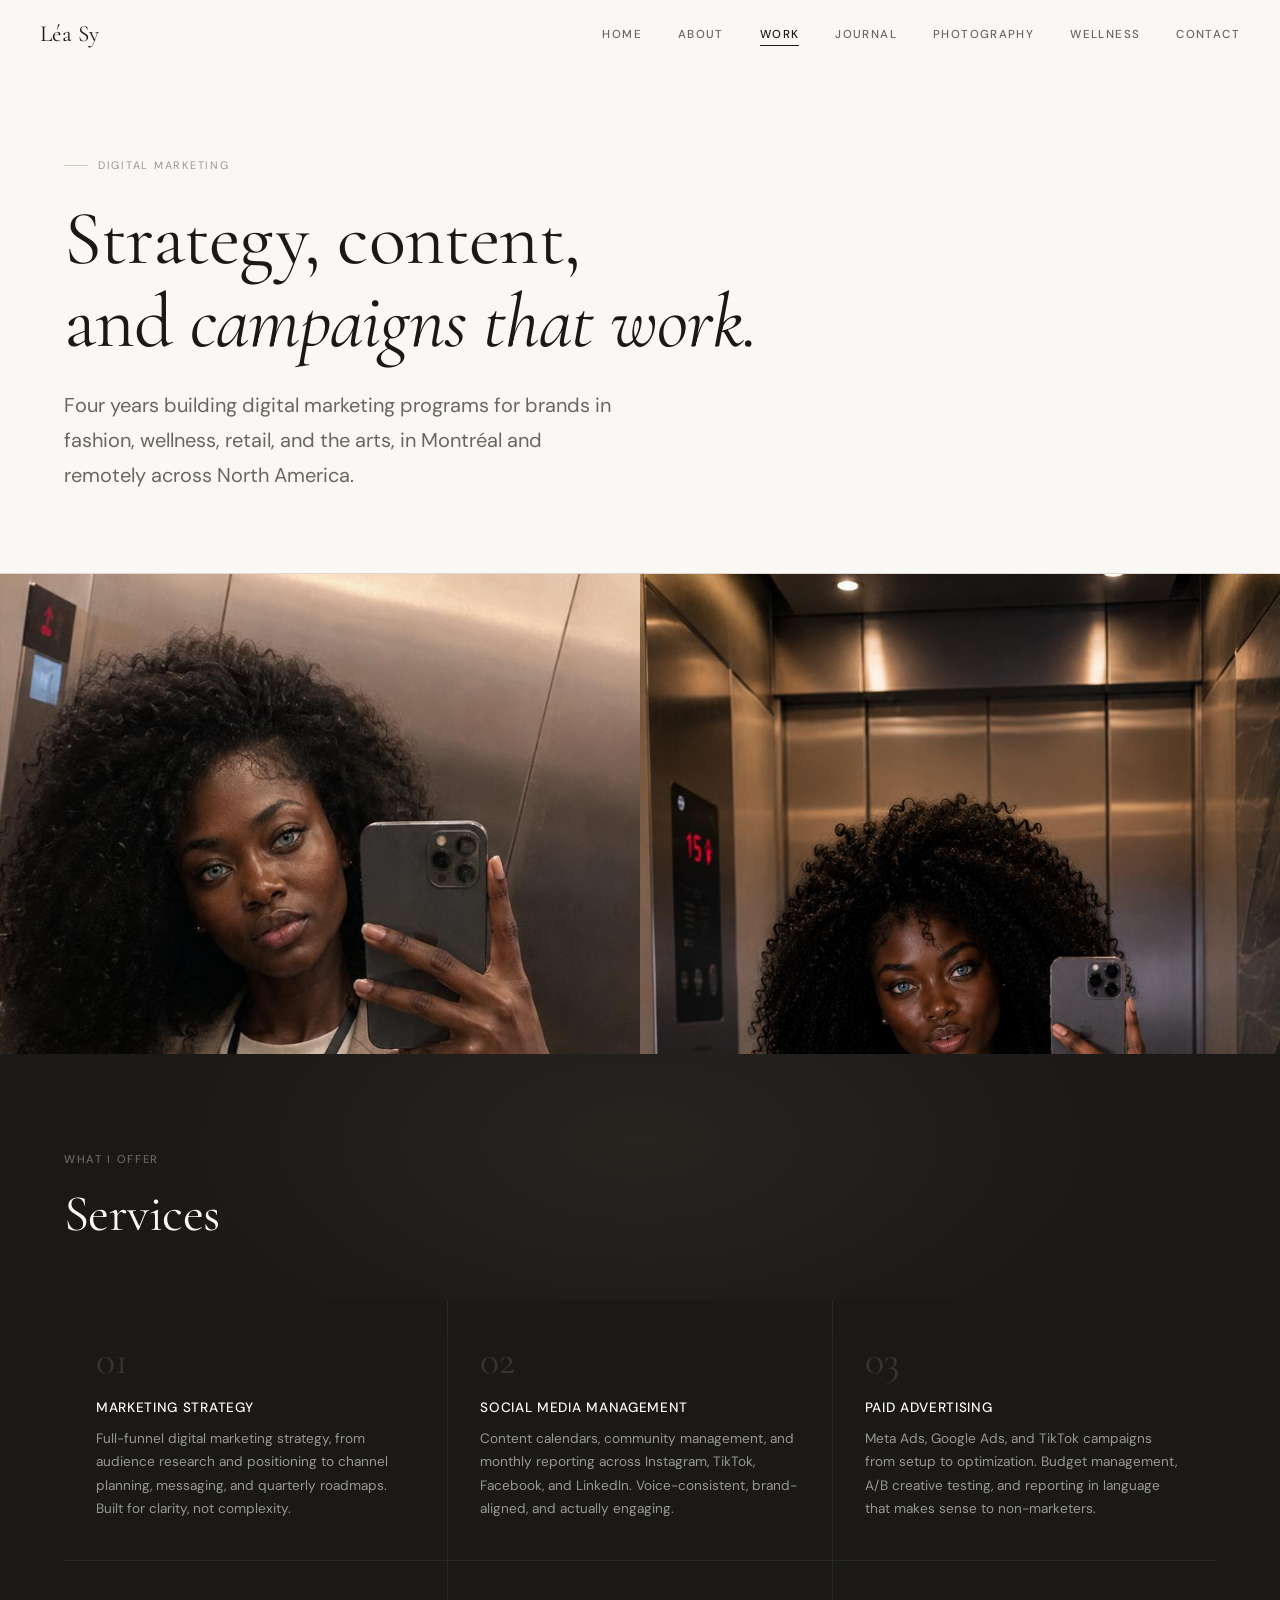
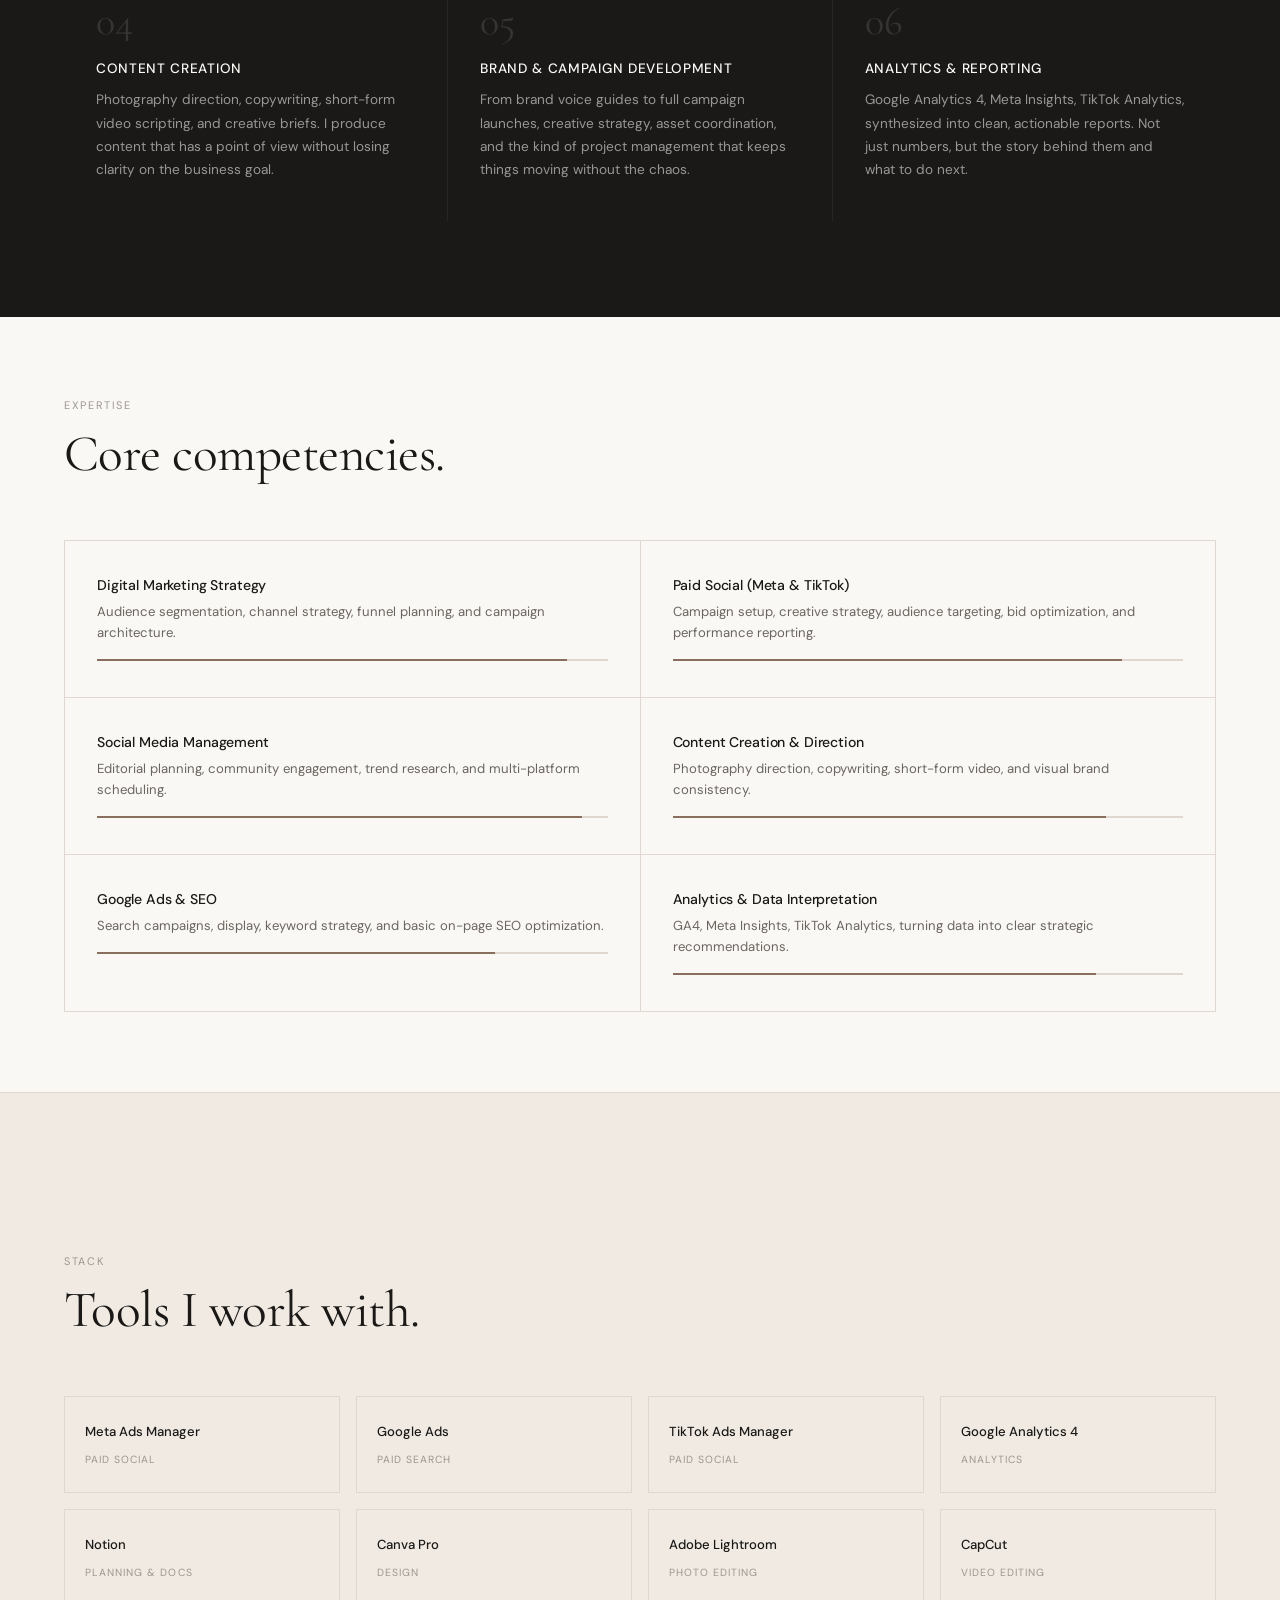
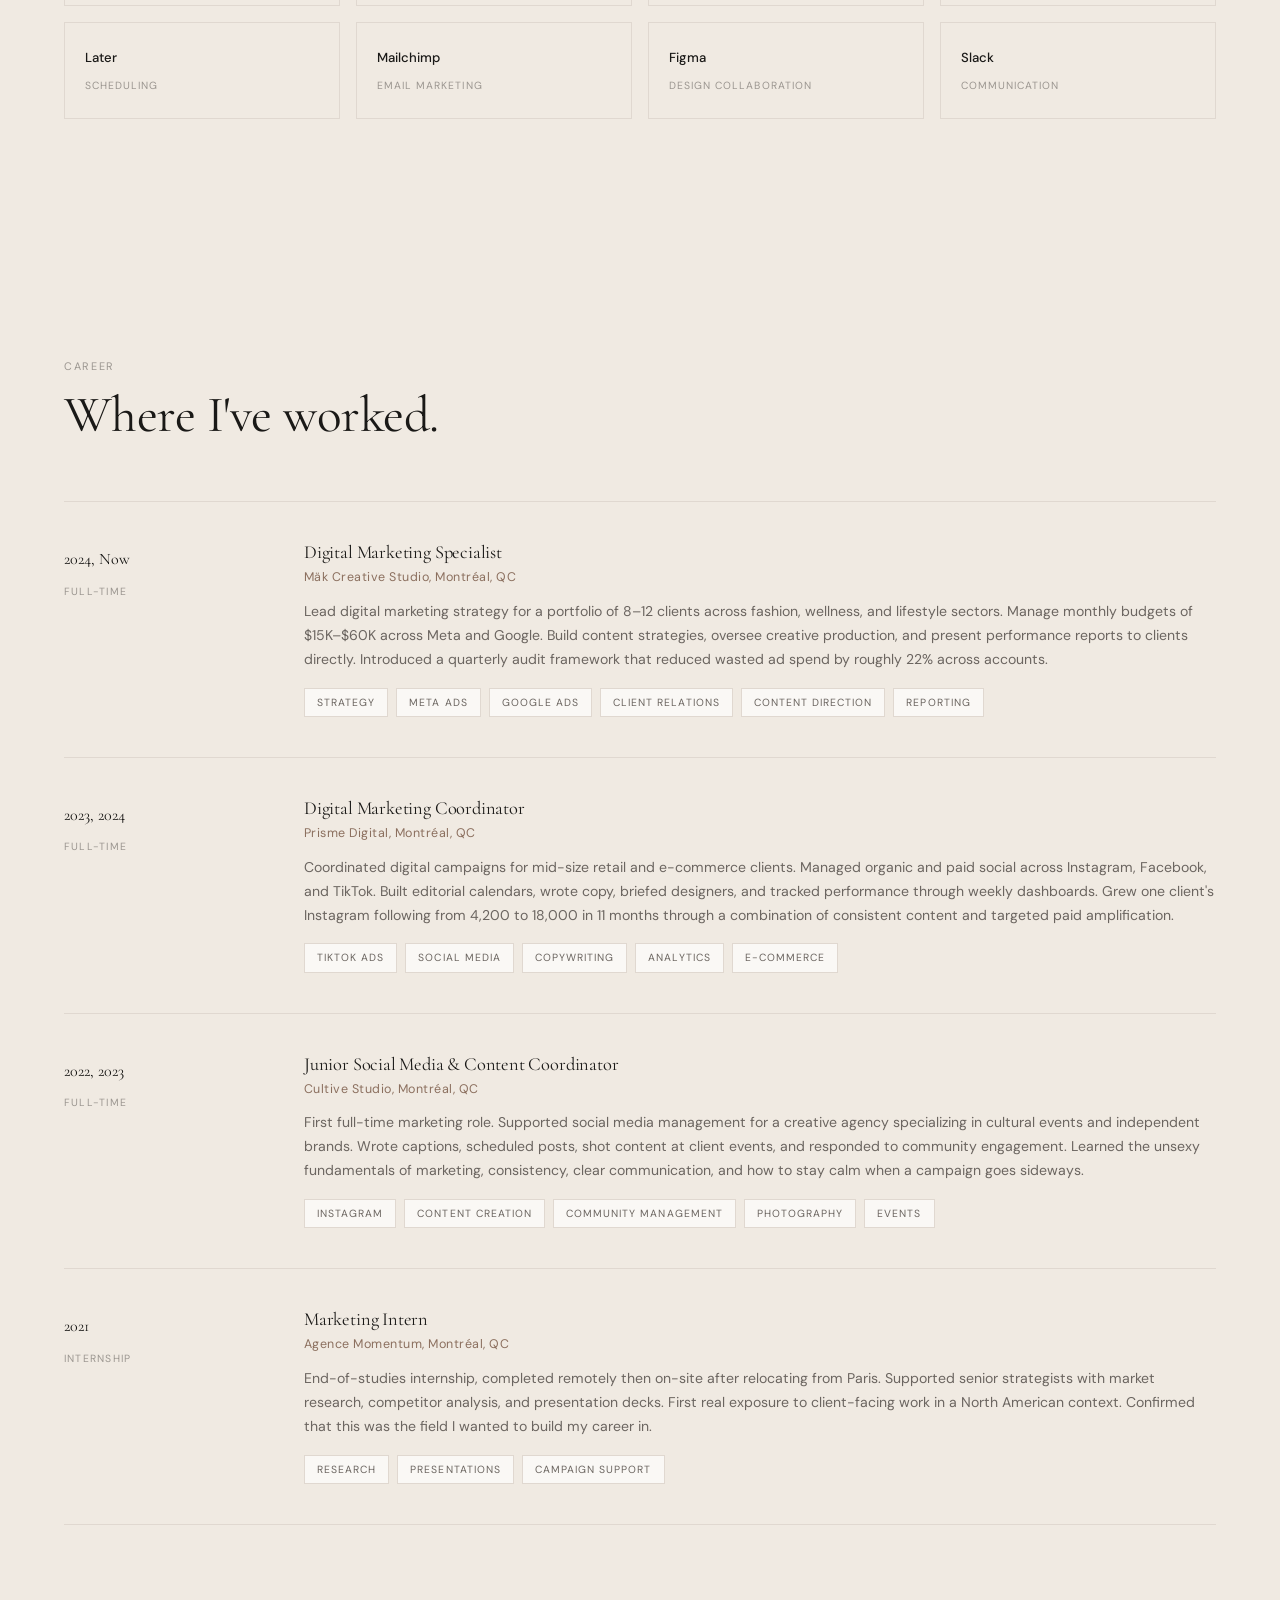
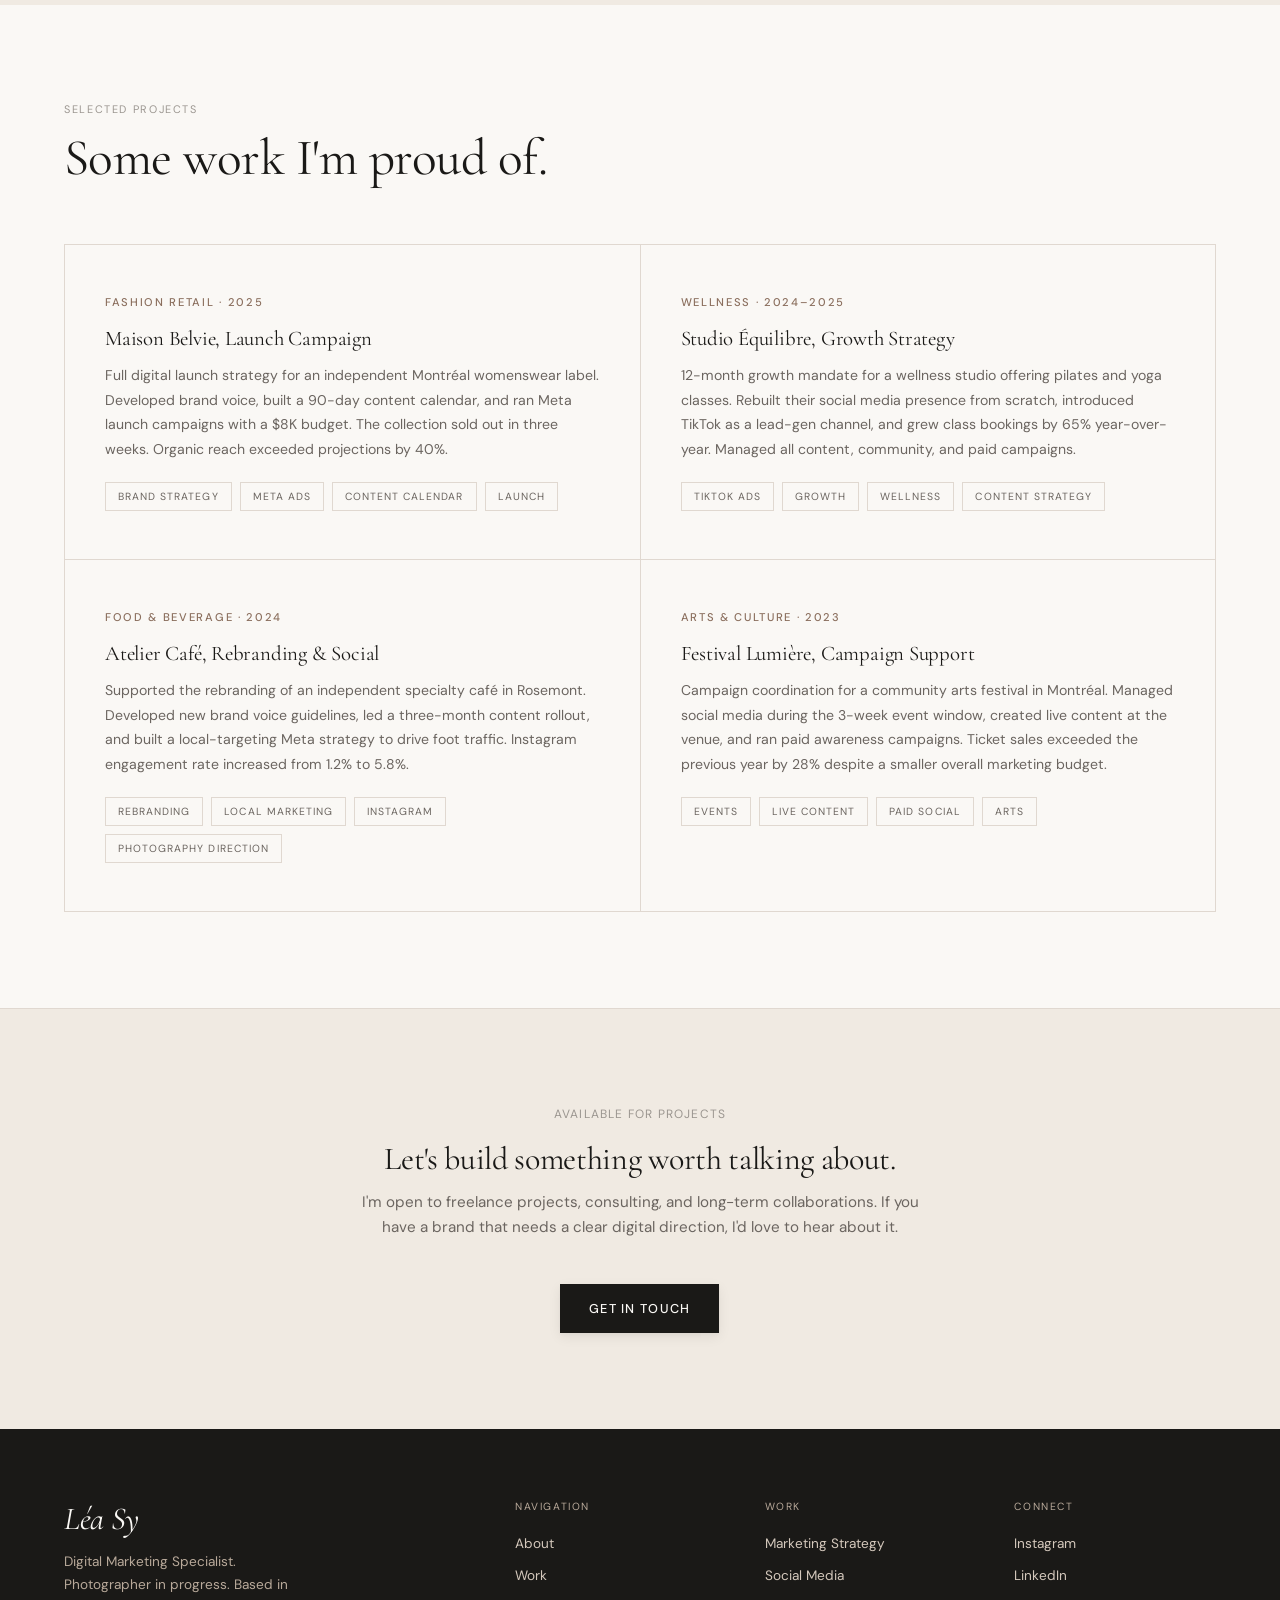
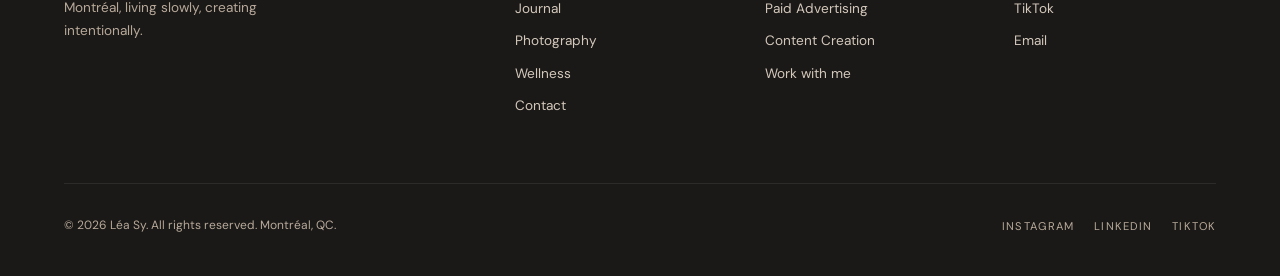
<file: work.html>
﻿<!DOCTYPE html>
<html lang="en">
<head>
  <meta charset="UTF-8" />
  <meta name="viewport" content="width=device-width, initial-scale=1.0" />
  <title>Work · Léa Sy</title>
  <meta name="description" content="Digital marketing portfolio of Léa Sy, strategy, social media, paid advertising, content creation, and campaign management." />
  <link rel="preconnect" href="https://fonts.googleapis.com" />
  <link rel="preconnect" href="https://fonts.gstatic.com" crossorigin />
  <link rel="stylesheet" href="css/styles.css" />
</head>
<body>

<nav class="nav scrolled">
  <div class="nav-inner">
    <a href="index.html" class="nav-logo">Léa Sy</a>
    <div class="nav-links">
      <a href="index.html">Home</a>
      <a href="about.html">About</a>
      <a href="work.html" class="active">Work</a>
      <a href="journal.html">Journal</a>
      <a href="photography.html">Photography</a>
      <a href="wellness.html">Wellness</a>
      <a href="contact.html">Contact</a>
    </div>
    <button class="nav-menu-btn" aria-label="Menu">
      <span></span><span></span><span></span>
    </button>
  </div>
</nav>

<nav class="nav-mobile">
  <a href="index.html">Home</a>
  <a href="about.html">About</a>
  <a href="work.html" class="active">Work</a>
  <a href="journal.html">Journal</a>
  <a href="photography.html">Photography</a>
  <a href="wellness.html">Wellness</a>
  <a href="contact.html">Contact</a>
</nav>

<!-- ─── Page Hero ─────────────────────────────────────────────────────────────── -->
<div class="container">
  <div class="page-hero">
    <span class="page-hero-eyebrow">Digital Marketing</span>
    <h1 style="max-width:700px;">Strategy, content,<br/>and <em>campaigns that work.</em></h1>
    <p class="lead" style="margin-top:20px;max-width:560px;">Four years building digital marketing programs for brands in fashion, wellness, retail, and the arts, in Montréal and remotely across North America.</p>
  </div>
</div>

<!-- ─── Work Photo Banner ────────────────────────────────────────────────────── -->
<div style="display:grid;grid-template-columns:1fr 1fr;border-top:1px solid var(--border);">
  <div class="photo-wrap" style="aspect-ratio:4/3;overflow:hidden;">
    <img src="Photo/Photo%20(1).jpeg" alt="Léa Sy, journée de travail" style="width:100%;height:100%;object-fit:cover;object-position:center top;" />
  </div>
  <div class="photo-wrap" style="aspect-ratio:4/3;overflow:hidden;">
    <img src="Photo/Photo%20(2).jpeg" alt="Léa Sy, professionnelle" style="width:100%;height:100%;object-fit:cover;object-position:center top;" />
  </div>
</div>

<!-- ─── Services ──────────────────────────────────────────────────────────────── -->
<section class="services-section">
  <div class="container">
    <span class="label" style="color:rgba(255,255,255,0.35);display:block;margin-bottom:16px;">What I offer</span>
    <h2>Services</h2>
    <div class="services-grid" style="margin-top:56px;">
      <div class="service-item fade-up">
        <div class="service-number">01</div>
        <h5>Marketing Strategy</h5>
        <p>Full-funnel digital marketing strategy, from audience research and positioning to channel planning, messaging, and quarterly roadmaps. Built for clarity, not complexity.</p>
      </div>
      <div class="service-item fade-up fade-up-delay-1">
        <div class="service-number">02</div>
        <h5>Social Media Management</h5>
        <p>Content calendars, community management, and monthly reporting across Instagram, TikTok, Facebook, and LinkedIn. Voice-consistent, brand-aligned, and actually engaging.</p>
      </div>
      <div class="service-item fade-up fade-up-delay-2">
        <div class="service-number">03</div>
        <h5>Paid Advertising</h5>
        <p>Meta Ads, Google Ads, and TikTok campaigns from setup to optimization. Budget management, A/B creative testing, and reporting in language that makes sense to non-marketers.</p>
      </div>
      <div class="service-item fade-up">
        <div class="service-number">04</div>
        <h5>Content Creation</h5>
        <p>Photography direction, copywriting, short-form video scripting, and creative briefs. I produce content that has a point of view without losing clarity on the business goal.</p>
      </div>
      <div class="service-item fade-up fade-up-delay-1">
        <div class="service-number">05</div>
        <h5>Brand &amp; Campaign Development</h5>
        <p>From brand voice guides to full campaign launches, creative strategy, asset coordination, and the kind of project management that keeps things moving without the chaos.</p>
      </div>
      <div class="service-item fade-up fade-up-delay-2">
        <div class="service-number">06</div>
        <h5>Analytics &amp; Reporting</h5>
        <p>Google Analytics 4, Meta Insights, TikTok Analytics, synthesized into clean, actionable reports. Not just numbers, but the story behind them and what to do next.</p>
      </div>
    </div>
  </div>
</section>

<!-- ─── Skills ────────────────────────────────────────────────────────────────── -->
<section class="skills-section">
  <div class="container">
    <div class="section-header fade-up">
      <div class="section-header-left">
        <span class="section-label">Expertise</span>
        <h2>Core competencies.</h2>
      </div>
    </div>
    <div class="skills-grid fade-up fade-up-delay-1">
      <div class="skill-item">
        <h5>Digital Marketing Strategy</h5>
        <p>Audience segmentation, channel strategy, funnel planning, and campaign architecture.</p>
        <div class="skill-bar"><div class="skill-bar-fill" style="--width:92%"></div></div>
      </div>
      <div class="skill-item">
        <h5>Paid Social (Meta &amp; TikTok)</h5>
        <p>Campaign setup, creative strategy, audience targeting, bid optimization, and performance reporting.</p>
        <div class="skill-bar"><div class="skill-bar-fill" style="--width:88%"></div></div>
      </div>
      <div class="skill-item">
        <h5>Social Media Management</h5>
        <p>Editorial planning, community engagement, trend research, and multi-platform scheduling.</p>
        <div class="skill-bar"><div class="skill-bar-fill" style="--width:95%"></div></div>
      </div>
      <div class="skill-item">
        <h5>Content Creation &amp; Direction</h5>
        <p>Photography direction, copywriting, short-form video, and visual brand consistency.</p>
        <div class="skill-bar"><div class="skill-bar-fill" style="--width:85%"></div></div>
      </div>
      <div class="skill-item">
        <h5>Google Ads &amp; SEO</h5>
        <p>Search campaigns, display, keyword strategy, and basic on-page SEO optimization.</p>
        <div class="skill-bar"><div class="skill-bar-fill" style="--width:78%"></div></div>
      </div>
      <div class="skill-item">
        <h5>Analytics &amp; Data Interpretation</h5>
        <p>GA4, Meta Insights, TikTok Analytics, turning data into clear strategic recommendations.</p>
        <div class="skill-bar"><div class="skill-bar-fill" style="--width:83%"></div></div>
      </div>
    </div>
  </div>
</section>

<!-- ─── Tools ─────────────────────────────────────────────────────────────────── -->
<section class="tools-section" style="background:var(--beige);border-top:1px solid var(--border);">
  <div class="container" style="padding-top:80px;padding-bottom:80px;">
    <div class="section-header fade-up">
      <div class="section-header-left">
        <span class="section-label">Stack</span>
        <h2>Tools I work with.</h2>
      </div>
    </div>
    <div class="tools-grid fade-up fade-up-delay-1">
      <div class="tool-item">
        <div class="tool-name">Meta Ads Manager</div>
        <div class="tool-cat">Paid Social</div>
      </div>
      <div class="tool-item">
        <div class="tool-name">Google Ads</div>
        <div class="tool-cat">Paid Search</div>
      </div>
      <div class="tool-item">
        <div class="tool-name">TikTok Ads Manager</div>
        <div class="tool-cat">Paid Social</div>
      </div>
      <div class="tool-item">
        <div class="tool-name">Google Analytics 4</div>
        <div class="tool-cat">Analytics</div>
      </div>
      <div class="tool-item">
        <div class="tool-name">Notion</div>
        <div class="tool-cat">Planning &amp; Docs</div>
      </div>
      <div class="tool-item">
        <div class="tool-name">Canva Pro</div>
        <div class="tool-cat">Design</div>
      </div>
      <div class="tool-item">
        <div class="tool-name">Adobe Lightroom</div>
        <div class="tool-cat">Photo Editing</div>
      </div>
      <div class="tool-item">
        <div class="tool-name">CapCut</div>
        <div class="tool-cat">Video Editing</div>
      </div>
      <div class="tool-item">
        <div class="tool-name">Later</div>
        <div class="tool-cat">Scheduling</div>
      </div>
      <div class="tool-item">
        <div class="tool-name">Mailchimp</div>
        <div class="tool-cat">Email Marketing</div>
      </div>
      <div class="tool-item">
        <div class="tool-name">Figma</div>
        <div class="tool-cat">Design Collaboration</div>
      </div>
      <div class="tool-item">
        <div class="tool-name">Slack</div>
        <div class="tool-cat">Communication</div>
      </div>
    </div>
  </div>
</section>

<!-- ─── Experience ────────────────────────────────────────────────────────────── -->
<section class="experience-section">
  <div class="container">
    <div class="section-header fade-up">
      <div class="section-header-left">
        <span class="section-label">Career</span>
        <h2>Where I've worked.</h2>
      </div>
    </div>

    <div class="experience-list">

      <div class="experience-item fade-up">
        <div class="exp-dates">
          <span class="years">2024, Now</span>
          <span class="type">Full-time</span>
        </div>
        <div class="exp-body">
          <h4>Digital Marketing Specialist</h4>
          <span class="exp-company">Mäk Creative Studio, Montréal, QC</span>
          <p>
            Lead digital marketing strategy for a portfolio of 8–12 clients across fashion, wellness, and lifestyle sectors. Manage monthly budgets of $15K–$60K across Meta and Google. Build content strategies, oversee creative production, and present performance reports to clients directly. Introduced a quarterly audit framework that reduced wasted ad spend by roughly 22% across accounts.
          </p>
          <div class="exp-tags">
            <span class="tag">Strategy</span>
            <span class="tag">Meta Ads</span>
            <span class="tag">Google Ads</span>
            <span class="tag">Client Relations</span>
            <span class="tag">Content Direction</span>
            <span class="tag">Reporting</span>
          </div>
        </div>
      </div>

      <div class="experience-item fade-up">
        <div class="exp-dates">
          <span class="years">2023, 2024</span>
          <span class="type">Full-time</span>
        </div>
        <div class="exp-body">
          <h4>Digital Marketing Coordinator</h4>
          <span class="exp-company">Prisme Digital, Montréal, QC</span>
          <p>
            Coordinated digital campaigns for mid-size retail and e-commerce clients. Managed organic and paid social across Instagram, Facebook, and TikTok. Built editorial calendars, wrote copy, briefed designers, and tracked performance through weekly dashboards. Grew one client's Instagram following from 4,200 to 18,000 in 11 months through a combination of consistent content and targeted paid amplification.
          </p>
          <div class="exp-tags">
            <span class="tag">TikTok Ads</span>
            <span class="tag">Social Media</span>
            <span class="tag">Copywriting</span>
            <span class="tag">Analytics</span>
            <span class="tag">E-commerce</span>
          </div>
        </div>
      </div>

      <div class="experience-item fade-up">
        <div class="exp-dates">
          <span class="years">2022, 2023</span>
          <span class="type">Full-time</span>
        </div>
        <div class="exp-body">
          <h4>Junior Social Media &amp; Content Coordinator</h4>
          <span class="exp-company">Cultive Studio, Montréal, QC</span>
          <p>
            First full-time marketing role. Supported social media management for a creative agency specializing in cultural events and independent brands. Wrote captions, scheduled posts, shot content at client events, and responded to community engagement. Learned the unsexy fundamentals of marketing, consistency, clear communication, and how to stay calm when a campaign goes sideways.
          </p>
          <div class="exp-tags">
            <span class="tag">Instagram</span>
            <span class="tag">Content Creation</span>
            <span class="tag">Community Management</span>
            <span class="tag">Photography</span>
            <span class="tag">Events</span>
          </div>
        </div>
      </div>

      <div class="experience-item fade-up">
        <div class="exp-dates">
          <span class="years">2021</span>
          <span class="type">Internship</span>
        </div>
        <div class="exp-body">
          <h4>Marketing Intern</h4>
          <span class="exp-company">Agence Momentum, Montréal, QC</span>
          <p>
            End-of-studies internship, completed remotely then on-site after relocating from Paris. Supported senior strategists with market research, competitor analysis, and presentation decks. First real exposure to client-facing work in a North American context. Confirmed that this was the field I wanted to build my career in.
          </p>
          <div class="exp-tags">
            <span class="tag">Research</span>
            <span class="tag">Presentations</span>
            <span class="tag">Campaign Support</span>
          </div>
        </div>
      </div>

    </div>
  </div>
</section>

<!-- ─── Featured Projects ─────────────────────────────────────────────────────── -->
<section class="section" style="background:var(--cream);">
  <div class="container">
    <div class="section-header fade-up">
      <div class="section-header-left">
        <span class="section-label">Selected Projects</span>
        <h2>Some work I'm proud of.</h2>
      </div>
    </div>

    <div style="display:grid;grid-template-columns:1fr 1fr;gap:1px;background:var(--border);border:1px solid var(--border);" class="fade-up fade-up-delay-1">

      <div style="background:var(--cream);padding:48px 40px;">
        <span class="label" style="color:var(--brown);display:block;margin-bottom:16px;">Fashion Retail · 2025</span>
        <h4 style="margin-bottom:12px;font-size:1.3rem;">Maison Belvie, Launch Campaign</h4>
        <p style="font-size:0.88rem;color:var(--text-secondary);line-height:1.75;margin-bottom:20px;">
          Full digital launch strategy for an independent Montréal womenswear label. Developed brand voice, built a 90-day content calendar, and ran Meta launch campaigns with a $8K budget. The collection sold out in three weeks. Organic reach exceeded projections by 40%.
        </p>
        <div class="exp-tags">
          <span class="tag">Brand Strategy</span>
          <span class="tag">Meta Ads</span>
          <span class="tag">Content Calendar</span>
          <span class="tag">Launch</span>
        </div>
      </div>

      <div style="background:var(--cream);padding:48px 40px;">
        <span class="label" style="color:var(--brown);display:block;margin-bottom:16px;">Wellness · 2024–2025</span>
        <h4 style="margin-bottom:12px;font-size:1.3rem;">Studio Équilibre, Growth Strategy</h4>
        <p style="font-size:0.88rem;color:var(--text-secondary);line-height:1.75;margin-bottom:20px;">
          12-month growth mandate for a wellness studio offering pilates and yoga classes. Rebuilt their social media presence from scratch, introduced TikTok as a lead-gen channel, and grew class bookings by 65% year-over-year. Managed all content, community, and paid campaigns.
        </p>
        <div class="exp-tags">
          <span class="tag">TikTok Ads</span>
          <span class="tag">Growth</span>
          <span class="tag">Wellness</span>
          <span class="tag">Content Strategy</span>
        </div>
      </div>

      <div style="background:var(--cream);padding:48px 40px;">
        <span class="label" style="color:var(--brown);display:block;margin-bottom:16px;">Food &amp; Beverage · 2024</span>
        <h4 style="margin-bottom:12px;font-size:1.3rem;">Atelier Café, Rebranding &amp; Social</h4>
        <p style="font-size:0.88rem;color:var(--text-secondary);line-height:1.75;margin-bottom:20px;">
          Supported the rebranding of an independent specialty café in Rosemont. Developed new brand voice guidelines, led a three-month content rollout, and built a local-targeting Meta strategy to drive foot traffic. Instagram engagement rate increased from 1.2% to 5.8%.
        </p>
        <div class="exp-tags">
          <span class="tag">Rebranding</span>
          <span class="tag">Local Marketing</span>
          <span class="tag">Instagram</span>
          <span class="tag">Photography Direction</span>
        </div>
      </div>

      <div style="background:var(--cream);padding:48px 40px;">
        <span class="label" style="color:var(--brown);display:block;margin-bottom:16px;">Arts &amp; Culture · 2023</span>
        <h4 style="margin-bottom:12px;font-size:1.3rem;">Festival Lumière, Campaign Support</h4>
        <p style="font-size:0.88rem;color:var(--text-secondary);line-height:1.75;margin-bottom:20px;">
          Campaign coordination for a community arts festival in Montréal. Managed social media during the 3-week event window, created live content at the venue, and ran paid awareness campaigns. Ticket sales exceeded the previous year by 28% despite a smaller overall marketing budget.
        </p>
        <div class="exp-tags">
          <span class="tag">Events</span>
          <span class="tag">Live Content</span>
          <span class="tag">Paid Social</span>
          <span class="tag">Arts</span>
        </div>
      </div>

    </div>
  </div>
</section>

<!-- ─── CTA ───────────────────────────────────────────────────────────────────── -->
<section class="newsletter" style="border-top:1px solid var(--border);">
  <div class="newsletter-inner fade-up">
    <span class="caption" style="display:block;margin-bottom:16px;">Available for projects</span>
    <h3>Let's build something worth talking about.</h3>
    <p>I'm open to freelance projects, consulting, and long-term collaborations. If you have a brand that needs a clear digital direction, I'd love to hear about it.</p>
    <a href="contact.html" class="btn btn-dark" style="margin-top:8px;">Get in touch</a>
  </div>
</section>

<!-- ─── Footer ───────────────────────────────────────────────────────────────── -->
<footer class="footer">
  <div class="container">
    <div class="footer-grid">
      <div class="footer-brand">
        <h3>Léa Sy</h3>
        <p>Digital Marketing Specialist. Photographer in progress. Based in Montréal, living slowly, creating intentionally.</p>
      </div>
      <div class="footer-col">
        <h6>Navigation</h6>
        <a href="about.html">About</a>
        <a href="work.html">Work</a>
        <a href="journal.html">Journal</a>
        <a href="photography.html">Photography</a>
        <a href="wellness.html">Wellness</a>
        <a href="contact.html">Contact</a>
      </div>
      <div class="footer-col">
        <h6>Work</h6>
        <a href="work.html">Marketing Strategy</a>
        <a href="work.html">Social Media</a>
        <a href="work.html">Paid Advertising</a>
        <a href="work.html">Content Creation</a>
        <a href="contact.html">Work with me</a>
      </div>
      <div class="footer-col">
        <h6>Connect</h6>
        <a href="contact.html">Instagram</a>
        <a href="contact.html">LinkedIn</a>
        <a href="contact.html">TikTok</a>
        <a href="contact.html">Email</a>
      </div>
    </div>
    <div class="footer-bottom">
      <p>© 2026 Léa Sy. All rights reserved. Montréal, QC.</p>
      <div class="footer-social">
        <a href="contact.html">Instagram</a>
        <a href="contact.html">LinkedIn</a>
        <a href="contact.html">TikTok</a>
      </div>
    </div>
  </div>
</footer>

<script src="js/main.js"></script>
</body>
</html>
</file>
<file: css/styles.css>
@import url('https://fonts.googleapis.com/css2?family=Cormorant+Garamond:ital,wght@0,300;0,400;0,500;0,600;1,300;1,400;1,500;1,600&family=DM+Sans:ital,opsz,wght@0,9..40,300;0,9..40,400;0,9..40,500;1,9..40,300;1,9..40,400&display=swap');

/* ─── Variables ─────────────────────────────────────────────────────────────── */
:root {
  --cream:          #FAF8F5;
  --beige:          #F0EAE2;
  --beige-mid:      #E8DFCF;
  --warm-gray:      #D4C8BC;
  --warm-gray-dark: #B8A99A;
  --text-primary:   #1A1917;
  --text-secondary: #6B6560;
  --text-light:     #9B9690;
  --brown:          #8B6F5E;
  --brown-dark:     #5C3E30;
  --border:         #E0D8D0;
  --border-light:   #EDE8E2;

  --font-serif: 'Cormorant Garamond', Georgia, 'Times New Roman', serif;
  --font-sans:  'DM Sans', system-ui, -apple-system, sans-serif;

  --nav-height: 68px;
  --container:  1200px;
  --container-narrow: 780px;
  --container-wide: 1440px;

  --ease:         cubic-bezier(0.25, 0.1, 0.25, 1);
  --ease-out:     cubic-bezier(0.0, 0.0, 0.2, 1);
  --ease-in-out:  cubic-bezier(0.4, 0, 0.2, 1);
  --ease-premium: cubic-bezier(0.16, 1, 0.3, 1);
  --ease-bounce:  cubic-bezier(0.34, 1.56, 0.64, 1);

  --shadow-xs:    0 1px 3px rgba(26,25,23,0.06), 0 1px 2px rgba(26,25,23,0.04);
  --shadow-sm:    0 4px 12px rgba(26,25,23,0.07), 0 2px 4px rgba(26,25,23,0.04);
  --shadow-md:    0 8px 28px rgba(26,25,23,0.09), 0 4px 8px rgba(26,25,23,0.05);
  --shadow-lg:    0 20px 48px rgba(26,25,23,0.10), 0 8px 16px rgba(26,25,23,0.06);
  --shadow-xl:    0 32px 72px rgba(26,25,23,0.13), 0 16px 32px rgba(26,25,23,0.07);
  --shadow-float: 0 40px 100px rgba(26,25,23,0.16), 0 20px 40px rgba(26,25,23,0.08);

  --glass-bg:      rgba(250, 248, 245, 0.72);
  --glass-border:  rgba(255, 255, 255, 0.5);
  --glass-blur:    saturate(180%) blur(20px);

  --perspective: 1000px;
}

/* ─── Reset ─────────────────────────────────────────────────────────────────── */
*, *::before, *::after { box-sizing: border-box; margin: 0; padding: 0; }
html { scroll-behavior: smooth; font-size: 16px; }
body {
  background: var(--cream);
  color: var(--text-primary);
  font-family: var(--font-sans);
  font-weight: 400;
  line-height: 1.65;
  -webkit-font-smoothing: antialiased;
  overflow-x: hidden;
}
img { display: block; max-width: 100%; height: auto; }
a { color: inherit; text-decoration: none; }
button { font-family: var(--font-sans); cursor: pointer; border: none; background: none; }
input, textarea, select { font-family: var(--font-sans); }
ul { list-style: none; }

/* ─── Typography ────────────────────────────────────────────────────────────── */
h1, h2, h3, h4, h5, h6 {
  font-family: var(--font-serif);
  font-weight: 400;
  line-height: 1.15;
  letter-spacing: -0.01em;
}
h1 { font-size: clamp(2.8rem, 6vw, 5.5rem); }
h2 { font-size: clamp(2rem, 4vw, 3.4rem); }
h3 { font-size: clamp(1.5rem, 2.5vw, 2.2rem); }
h4 { font-size: clamp(1.2rem, 2vw, 1.6rem); }
h5 { font-size: 1.1rem; }

.serif      { font-family: var(--font-serif); }
.italic     { font-style: italic; }
.caption    { font-size: 0.75rem; letter-spacing: 0.1em; text-transform: uppercase; color: var(--text-light); }
.label      { font-size: 0.7rem; letter-spacing: 0.15em; text-transform: uppercase; font-weight: 500; }
.lead       { font-size: clamp(1.05rem, 1.8vw, 1.25rem); line-height: 1.75; color: var(--text-secondary); }
.body-sm    { font-size: 0.9rem; }
.body-xs    { font-size: 0.8rem; }

/* ─── Layout Utilities ──────────────────────────────────────────────────────── */
.container        { max-width: var(--container); margin: 0 auto; padding: 0 24px; }
.container-narrow { max-width: var(--container-narrow); margin: 0 auto; padding: 0 24px; }
.container-wide   { max-width: var(--container-wide); margin: 0 auto; padding: 0 24px; }
.section          { padding: 96px 0; }
.section-sm       { padding: 64px 0; }
.section-lg       { padding: 128px 0; }
.grid-2 { display: grid; grid-template-columns: repeat(2, 1fr); gap: 32px; }
.grid-3 { display: grid; grid-template-columns: repeat(3, 1fr); gap: 28px; }
.grid-4 { display: grid; grid-template-columns: repeat(4, 1fr); gap: 24px; }
.flex-center { display: flex; align-items: center; justify-content: center; }
.flex-between { display: flex; align-items: center; justify-content: space-between; }
.text-center { text-align: center; }
.text-right { text-align: right; }
.mt-4  { margin-top: 4px;  }
.mt-8  { margin-top: 8px;  }
.mt-12 { margin-top: 12px; }
.mt-16 { margin-top: 16px; }
.mt-24 { margin-top: 24px; }
.mt-32 { margin-top: 32px; }
.mt-48 { margin-top: 48px; }
.mt-64 { margin-top: 64px; }

/* ─── Image Placeholders ────────────────────────────────────────────────────── */
.img-ph {
  background: linear-gradient(135deg, var(--beige) 0%, var(--beige-mid) 100%);
  border: 1px solid var(--border-light);
  position: relative;
  overflow: hidden;
  display: flex;
  align-items: center;
  justify-content: center;
}
.img-ph::before {
  content: '';
  position: absolute;
  inset: 0;
  background:
    repeating-linear-gradient(
      45deg,
      transparent,
      transparent 40px,
      rgba(180,160,140,0.06) 40px,
      rgba(180,160,140,0.06) 41px
    );
}
.img-ph-inner {
  position: relative;
  display: flex;
  flex-direction: column;
  align-items: center;
  gap: 8px;
  color: var(--warm-gray-dark);
}
.img-ph-inner svg { width: 24px; height: 24px; opacity: 0.5; }
.img-ph-inner span { font-size: 0.65rem; letter-spacing: 0.12em; text-transform: uppercase; opacity: 0.6; }

.ratio-landscape  { aspect-ratio: 4 / 3; }
.ratio-portrait   { aspect-ratio: 3 / 4; }
.ratio-square     { aspect-ratio: 1 / 1; }
.ratio-wide       { aspect-ratio: 16 / 9; }
.ratio-cinematic  { aspect-ratio: 21 / 9; }
.ratio-tall       { aspect-ratio: 2 / 3; }

/* ─── Buttons ───────────────────────────────────────────────────────────────── */
.btn {
  display: inline-flex;
  align-items: center;
  gap: 8px;
  padding: 13px 28px;
  font-size: 0.8rem;
  letter-spacing: 0.1em;
  text-transform: uppercase;
  font-weight: 500;
  border-radius: 0;
  transition: all 0.35s var(--ease-premium);
  cursor: pointer;
  position: relative;
  will-change: transform;
}
.btn:active { transform: scale(0.97) !important; }
.btn-dark {
  background: var(--text-primary);
  color: var(--cream);
  border: 1px solid var(--text-primary);
  box-shadow: var(--shadow-sm);
}
.btn-dark:hover {
  background: var(--brown-dark);
  border-color: var(--brown-dark);
  box-shadow: var(--shadow-md);
  transform: translateY(-2px);
}
.btn-outline {
  background: transparent;
  color: var(--text-primary);
  border: 1px solid var(--text-primary);
}
.btn-outline:hover {
  background: var(--text-primary);
  color: var(--cream);
  box-shadow: var(--shadow-md);
  transform: translateY(-2px);
}
.btn-ghost {
  background: transparent;
  color: var(--text-secondary);
  border: 1px solid var(--border);
  padding: 11px 24px;
}
.btn-ghost:hover {
  border-color: var(--text-primary);
  color: var(--text-primary);
  transform: translateY(-1px);
}
.link-underline {
  font-size: 0.8rem;
  letter-spacing: 0.1em;
  text-transform: uppercase;
  font-weight: 500;
  color: var(--text-primary);
  display: inline-flex;
  align-items: center;
  gap: 8px;
  border-bottom: 1px solid var(--text-primary);
  padding-bottom: 2px;
  transition: opacity 0.2s;
}
.link-underline:hover { opacity: 0.6; }
.link-arrow::after { content: '→'; display: inline-block; transition: transform 0.2s var(--ease); }
.link-arrow:hover::after { transform: translateX(4px); }

/* ─── Navigation ────────────────────────────────────────────────────────────── */
.nav {
  position: fixed;
  top: 0;
  left: 0;
  right: 0;
  z-index: 1000;
  height: var(--nav-height);
  display: flex;
  align-items: center;
  transition: background 0.4s var(--ease), box-shadow 0.4s var(--ease);
  padding: 0 40px;
}
.nav.scrolled {
  background: var(--glass-bg);
  backdrop-filter: var(--glass-blur);
  -webkit-backdrop-filter: var(--glass-blur);
  box-shadow: 0 1px 0 var(--border), var(--shadow-sm);
}
.nav-inner {
  width: 100%;
  display: flex;
  align-items: center;
  justify-content: space-between;
}
.nav-logo {
  font-family: var(--font-serif);
  font-size: 1.45rem;
  font-weight: 400;
  color: var(--text-primary);
  letter-spacing: 0.02em;
  transition: opacity 0.2s;
}
.nav-logo:hover { opacity: 0.7; }
.nav-links {
  display: flex;
  align-items: center;
  gap: 36px;
}
.nav-links a {
  font-size: 0.72rem;
  letter-spacing: 0.12em;
  text-transform: uppercase;
  font-weight: 500;
  color: var(--text-secondary);
  transition: color 0.2s;
  position: relative;
}
.nav-links a::after {
  content: '';
  position: absolute;
  bottom: -2px;
  left: 0;
  right: 0;
  height: 1px;
  background: var(--text-primary);
  transform: scaleX(0);
  transform-origin: left;
  transition: transform 0.3s var(--ease);
}
.nav-links a:hover { color: var(--text-primary); }
.nav-links a:hover::after, .nav-links a.active::after { transform: scaleX(1); }
.nav-links a.active { color: var(--text-primary); }

.nav-menu-btn {
  display: none;
  flex-direction: column;
  gap: 5px;
  padding: 4px;
  cursor: pointer;
}
.nav-menu-btn span {
  display: block;
  width: 22px;
  height: 1px;
  background: var(--text-primary);
  transition: all 0.3s var(--ease);
}
.nav-menu-btn.open span:nth-child(1) { transform: translateY(6px) rotate(45deg); }
.nav-menu-btn.open span:nth-child(2) { opacity: 0; transform: scaleX(0); }
.nav-menu-btn.open span:nth-child(3) { transform: translateY(-6px) rotate(-45deg); }

.nav-mobile {
  display: none;
  position: fixed;
  top: var(--nav-height);
  left: 0;
  right: 0;
  bottom: 0;
  background: var(--cream);
  z-index: 999;
  flex-direction: column;
  align-items: center;
  justify-content: center;
  gap: 40px;
  opacity: 0;
  pointer-events: none;
  transition: opacity 0.3s var(--ease);
}
.nav-mobile.open {
  opacity: 1;
  pointer-events: all;
  display: flex;
}
.nav-mobile a {
  font-family: var(--font-serif);
  font-size: 2.5rem;
  font-style: italic;
  color: var(--text-secondary);
  transition: color 0.2s;
}
.nav-mobile a:hover, .nav-mobile a.active { color: var(--text-primary); }

/* ─── Footer ────────────────────────────────────────────────────────────────── */
.footer {
  background: var(--text-primary);
  color: var(--warm-gray);
  padding: 72px 0 40px;
}
.footer-grid {
  display: grid;
  grid-template-columns: 2fr 1fr 1fr 1fr;
  gap: 48px;
  padding-bottom: 56px;
  border-bottom: 1px solid rgba(255,255,255,0.08);
}
.footer-brand h3 {
  font-family: var(--font-serif);
  font-size: 2rem;
  color: var(--cream);
  margin-bottom: 12px;
  font-style: italic;
}
.footer-brand p {
  font-size: 0.85rem;
  line-height: 1.7;
  color: var(--warm-gray-dark);
  max-width: 260px;
}
.footer-col h6 {
  font-family: var(--font-sans);
  font-size: 0.65rem;
  letter-spacing: 0.15em;
  text-transform: uppercase;
  color: var(--warm-gray-dark);
  margin-bottom: 20px;
}
.footer-col a {
  display: block;
  font-size: 0.85rem;
  color: var(--warm-gray);
  margin-bottom: 10px;
  transition: color 0.2s;
}
.footer-col a:hover { color: var(--cream); }
.footer-bottom {
  display: flex;
  align-items: center;
  justify-content: space-between;
  padding-top: 32px;
}
.footer-bottom p { font-size: 0.75rem; color: var(--warm-gray-dark); }
.footer-social {
  display: flex;
  gap: 20px;
}
.footer-social a {
  font-size: 0.7rem;
  letter-spacing: 0.1em;
  text-transform: uppercase;
  color: var(--warm-gray-dark);
  transition: color 0.2s;
}
.footer-social a:hover { color: var(--cream); }

/* ─── Fade-in Animation ─────────────────────────────────────────────────────── */
.fade-up {
  opacity: 0;
  transform: translateY(28px);
  transition: opacity 0.7s var(--ease-out), transform 0.7s var(--ease-out);
}
.fade-up.visible {
  opacity: 1;
  transform: translateY(0);
}
.fade-up-delay-1 { transition-delay: 0.1s; }
.fade-up-delay-2 { transition-delay: 0.2s; }
.fade-up-delay-3 { transition-delay: 0.3s; }
.fade-up-delay-4 { transition-delay: 0.4s; }

/* ─── Section Headers ───────────────────────────────────────────────────────── */
.section-header {
  display: flex;
  align-items: flex-end;
  justify-content: space-between;
  margin-bottom: 56px;
}
.section-header-left .section-label {
  font-size: 0.68rem;
  letter-spacing: 0.15em;
  text-transform: uppercase;
  color: var(--text-light);
  margin-bottom: 10px;
  display: block;
}
.section-header-left h2 { color: var(--text-primary); }
.section-header .link-underline { flex-shrink: 0; margin-bottom: 6px; }

/* ─── Divider ───────────────────────────────────────────────────────────────── */
.divider { height: 1px; background: var(--border); margin: 0; }
.divider-sm { height: 1px; background: var(--border); margin: 40px 0; }

/* ─────────────────────────────────────────────────────────────────────────────
   HOME PAGE
───────────────────────────────────────────────────────────────────────────── */

/* Hero */
.hero {
  min-height: 100vh;
  display: grid;
  grid-template-columns: 1fr 1fr;
  padding-top: var(--nav-height);
  position: relative;
  overflow: hidden;
}
.hero-content {
  display: flex;
  flex-direction: column;
  justify-content: center;
  padding: 80px 64px 80px 40px;
}
.hero-eyebrow {
  font-size: 0.68rem;
  letter-spacing: 0.18em;
  text-transform: uppercase;
  color: var(--text-light);
  margin-bottom: 28px;
  display: flex;
  align-items: center;
  gap: 12px;
}
.hero-eyebrow::before {
  content: '';
  display: block;
  width: 32px;
  height: 1px;
  background: var(--warm-gray);
}
.hero h1 {
  color: var(--text-primary);
  margin-bottom: 28px;
  line-height: 1.08;
}
.hero h1 em { color: var(--brown); }
.hero-sub {
  font-family: var(--font-serif);
  font-size: 1.2rem;
  font-style: italic;
  color: var(--text-secondary);
  margin-bottom: 48px;
  line-height: 1.6;
  max-width: 480px;
}
.hero-actions {
  display: flex;
  align-items: center;
  gap: 24px;
  flex-wrap: wrap;
}
.hero-scroll {
  position: absolute;
  bottom: 36px;
  left: 40px;
  display: flex;
  align-items: center;
  gap: 10px;
  font-size: 0.65rem;
  letter-spacing: 0.12em;
  text-transform: uppercase;
  color: var(--text-light);
}
.hero-scroll-line {
  width: 40px;
  height: 1px;
  background: var(--warm-gray);
  position: relative;
  overflow: hidden;
}
.hero-scroll-line::after {
  content: '';
  position: absolute;
  top: 0; left: -100%; right: 0; bottom: 0;
  background: var(--brown);
  animation: slide-line 2s ease-in-out infinite;
}
@keyframes slide-line {
  0%   { left: -100%; right: 100%; }
  50%  { left: 0%;    right: 0%;   }
  100% { left: 100%;  right: -100%;}
}
.hero-image {
  position: relative;
  overflow: hidden;
}
.hero-image .img-ph {
  height: 100%;
  width: 100%;
}
.hero-caption {
  position: absolute;
  bottom: 32px;
  right: 28px;
  font-size: 0.65rem;
  letter-spacing: 0.1em;
  text-transform: uppercase;
  color: rgba(255,255,255,0.7);
  writing-mode: vertical-rl;
  text-orientation: mixed;
  transform: rotate(180deg);
}

/* Intro Strip */
.intro-strip {
  background: var(--beige);
  padding: 72px 0;
  border-top: 1px solid var(--border);
  border-bottom: 1px solid var(--border);
}
.intro-strip-inner {
  display: grid;
  grid-template-columns: 1fr 2px 1fr 2px 1fr;
  gap: 0;
  align-items: center;
}
.intro-strip-divider { height: 60px; background: var(--border); }
.intro-stat {
  text-align: center;
  padding: 0 40px;
}
.intro-stat .number {
  font-family: var(--font-serif);
  font-size: 3rem;
  line-height: 1;
  margin-bottom: 8px;
}
.intro-stat .stat-label {
  font-size: 0.72rem;
  letter-spacing: 0.12em;
  text-transform: uppercase;
  color: var(--text-light);
}

/* About Preview */
.about-preview {
  display: grid;
  grid-template-columns: 1fr 1fr;
  gap: 0;
  min-height: 600px;
}
.about-preview-text {
  display: flex;
  flex-direction: column;
  justify-content: center;
  padding: 80px 64px 80px 0;
}
.about-preview-image {
  position: relative;
}
.about-preview-image .img-ph {
  height: 100%;
  min-height: 500px;
}

/* Work Preview */
.work-preview-grid {
  display: grid;
  grid-template-columns: repeat(3, 1fr);
  gap: 1px;
  background: var(--border);
}
.work-card {
  background: var(--cream);
  padding: 48px 36px;
  transition: background 0.3s var(--ease);
}
.work-card:hover { background: var(--beige); }
.work-card-number {
  font-family: var(--font-serif);
  font-size: 0.8rem;
  color: var(--text-light);
  margin-bottom: 24px;
  display: block;
}
.work-card h4 {
  margin-bottom: 12px;
  font-size: 1.3rem;
}
.work-card p {
  font-size: 0.88rem;
  color: var(--text-secondary);
  line-height: 1.65;
}

/* Journal Preview */
.journal-preview {
  background: var(--beige);
}
.journal-grid {
  display: grid;
  grid-template-columns: repeat(3, 1fr);
  gap: 28px;
}
.journal-card {
  background: var(--cream);
  overflow: hidden;
  transition: transform 0.4s var(--ease-premium), box-shadow 0.4s var(--ease-premium);
  box-shadow: var(--shadow-xs);
  will-change: transform;
}
.journal-card:hover {
  transform: translateY(-6px);
  box-shadow: var(--shadow-lg);
}
.journal-card .img-ph { aspect-ratio: 3/2; }
.journal-card-body { padding: 28px 24px 32px; }
.journal-card-meta {
  display: flex;
  align-items: center;
  gap: 12px;
  margin-bottom: 14px;
}
.journal-card-cat {
  font-size: 0.62rem;
  letter-spacing: 0.14em;
  text-transform: uppercase;
  color: var(--brown);
  font-weight: 500;
}
.journal-card-date {
  font-size: 0.72rem;
  color: var(--text-light);
}
.journal-card h5 {
  font-family: var(--font-serif);
  font-size: 1.25rem;
  margin-bottom: 10px;
  line-height: 1.3;
}
.journal-card p {
  font-size: 0.85rem;
  color: var(--text-secondary);
  line-height: 1.65;
  margin-bottom: 20px;
}
.journal-card-link {
  font-size: 0.68rem;
  letter-spacing: 0.12em;
  text-transform: uppercase;
  color: var(--text-primary);
  font-weight: 500;
  display: inline-flex;
  align-items: center;
  gap: 6px;
  transition: gap 0.2s;
}
.journal-card-link:hover { gap: 10px; }
.journal-card-link::after { content: '→'; }

/* Photo Strip */
.photo-strip {
  display: grid;
  grid-template-columns: repeat(4, 1fr);
  gap: 0;
  height: 480px;
}
.photo-strip-item { overflow: hidden; position: relative; cursor: pointer; }
.photo-strip-item .img-ph { height: 100%; transition: transform 0.6s var(--ease); }
.photo-strip-item:hover .img-ph { transform: scale(1.04); }
.photo-strip-item.tall { grid-row: span 2; }

/* Wellness Preview */
.wellness-preview {
  background: var(--text-primary);
  color: var(--cream);
  padding: 96px 0;
}
.wellness-preview-inner {
  display: grid;
  grid-template-columns: 1fr 1fr;
  gap: 80px;
  align-items: center;
}
.wellness-preview-text .section-label { color: rgba(255,255,255,0.4); }
.wellness-preview-text h2 { color: var(--cream); margin-bottom: 20px; }
.wellness-preview-text p { color: rgba(255,255,255,0.65); line-height: 1.8; margin-bottom: 32px; }
.wellness-preview-text .link-underline { color: var(--cream); border-color: rgba(255,255,255,0.4); }
.wellness-list { margin: 24px 0; display: flex; flex-direction: column; gap: 0; }
.wellness-list-item {
  display: flex;
  align-items: center;
  gap: 14px;
  padding: 14px 0;
  border-bottom: 1px solid rgba(255,255,255,0.08);
  font-size: 0.85rem;
  color: rgba(255,255,255,0.7);
}
.wellness-list-item::before {
  content: '';
  display: block;
  width: 6px;
  height: 6px;
  border-radius: 50%;
  background: var(--brown);
  flex-shrink: 0;
}

/* Newsletter */
.newsletter {
  background: var(--beige);
  padding: 96px 0;
  border-top: 1px solid var(--border);
}
.newsletter-inner {
  max-width: 560px;
  margin: 0 auto;
  text-align: center;
}
.newsletter h3 { margin-bottom: 12px; }
.newsletter p { color: var(--text-secondary); margin-bottom: 36px; font-size: 0.95rem; }
.newsletter-form {
  display: flex;
  gap: 0;
  border: 1px solid var(--text-primary);
}
.newsletter-form input {
  flex: 1;
  padding: 14px 20px;
  background: transparent;
  border: none;
  outline: none;
  font-size: 0.9rem;
  color: var(--text-primary);
}
.newsletter-form input::placeholder { color: var(--text-light); }
.newsletter-form button {
  padding: 14px 24px;
  background: var(--text-primary);
  color: var(--cream);
  font-size: 0.7rem;
  letter-spacing: 0.1em;
  text-transform: uppercase;
  font-weight: 500;
  transition: background 0.2s;
  white-space: nowrap;
}
.newsletter-form button:hover { background: var(--brown-dark); }
.newsletter-note { font-size: 0.72rem; color: var(--text-light); margin-top: 14px; }

/* ─────────────────────────────────────────────────────────────────────────────
   ABOUT PAGE
───────────────────────────────────────────────────────────────────────────── */
.page-hero {
  padding-top: calc(var(--nav-height) + 80px);
  padding-bottom: 80px;
}
.page-hero-eyebrow {
  display: inline-flex;
  align-items: center;
  gap: 10px;
  font-size: 0.68rem;
  letter-spacing: 0.16em;
  text-transform: uppercase;
  color: var(--text-light);
  margin-bottom: 24px;
}
.page-hero-eyebrow::before {
  content: '';
  display: inline-block;
  width: 24px;
  height: 1px;
  background: var(--warm-gray);
}
.page-hero h1 { line-height: 1.08; margin-bottom: 24px; }
.page-hero .lead { max-width: 620px; }

.about-bio {
  display: grid;
  grid-template-columns: 1fr 2fr;
  gap: 80px;
  padding: 80px 0;
  border-top: 1px solid var(--border);
}
.about-sidebar { position: sticky; top: 100px; align-self: start; }
.about-sidebar .img-ph { aspect-ratio: 3/4; margin-bottom: 20px; }
.about-sidebar-name {
  font-family: var(--font-serif);
  font-size: 1.3rem;
  margin-bottom: 4px;
}
.about-sidebar-role { font-size: 0.78rem; color: var(--text-secondary); letter-spacing: 0.05em; }
.about-info-list { margin-top: 24px; }
.about-info-item {
  display: flex;
  flex-direction: column;
  padding: 12px 0;
  border-bottom: 1px solid var(--border-light);
}
.about-info-item .info-label { font-size: 0.62rem; letter-spacing: 0.14em; text-transform: uppercase; color: var(--text-light); margin-bottom: 3px; }
.about-info-item .info-value { font-size: 0.85rem; }

.about-content h3 { margin-bottom: 16px; }
.about-content p { color: var(--text-secondary); line-height: 1.85; margin-bottom: 24px; font-size: 0.95rem; }
.about-content p:last-of-type { margin-bottom: 0; }
.about-content .pullquote {
  font-family: var(--font-serif);
  font-size: 1.6rem;
  font-style: italic;
  line-height: 1.4;
  color: var(--text-primary);
  border-left: 2px solid var(--brown);
  padding: 8px 0 8px 28px;
  margin: 40px 0;
}

.about-values {
  background: var(--beige);
  padding: 80px 0;
}
.about-values h2 { margin-bottom: 48px; }
.values-grid {
  display: grid;
  grid-template-columns: repeat(3, 1fr);
  gap: 40px;
}
.value-item { display: flex; flex-direction: column; gap: 10px; }
.value-item .number {
  font-family: var(--font-serif);
  font-size: 2.5rem;
  color: var(--warm-gray);
  line-height: 1;
}
.value-item h5 { font-family: var(--font-sans); font-weight: 500; font-size: 0.82rem; letter-spacing: 0.08em; text-transform: uppercase; }
.value-item p { font-size: 0.88rem; color: var(--text-secondary); line-height: 1.7; }

/* ─────────────────────────────────────────────────────────────────────────────
   WORK PAGE
───────────────────────────────────────────────────────────────────────────── */
.skills-section { padding: 80px 0; }
.skills-grid {
  display: grid;
  grid-template-columns: repeat(2, 1fr);
  gap: 1px;
  background: var(--border);
  border: 1px solid var(--border);
}
.skill-item {
  background: var(--cream);
  padding: 36px 32px;
  display: flex;
  flex-direction: column;
  gap: 8px;
}
.skill-item h5 { font-family: var(--font-sans); font-size: 0.88rem; font-weight: 500; }
.skill-item p { font-size: 0.82rem; color: var(--text-secondary); line-height: 1.6; }
.skill-bar {
  height: 2px;
  background: var(--border);
  margin-top: 8px;
  position: relative;
  overflow: hidden;
}
.skill-bar-fill {
  position: absolute;
  top: 0; left: 0; bottom: 0;
  background: var(--brown);
  transition: width 1.2s var(--ease-out) 0.2s;
  width: 0;
}
.skill-bar-fill.animated { width: var(--width); }

.experience-section { background: var(--beige); padding: 80px 0; }
.experience-list { display: flex; flex-direction: column; gap: 0; }
.experience-item {
  display: grid;
  grid-template-columns: 200px 1fr;
  gap: 40px;
  padding: 40px 0;
  border-bottom: 1px solid var(--border);
}
.experience-item:first-child { border-top: 1px solid var(--border); }
.exp-dates { padding-top: 4px; }
.exp-dates .years {
  font-family: var(--font-serif);
  font-size: 1rem;
  display: block;
  margin-bottom: 4px;
}
.exp-dates .type {
  font-size: 0.65rem;
  letter-spacing: 0.12em;
  text-transform: uppercase;
  color: var(--text-light);
}
.exp-body h4 { margin-bottom: 4px; font-size: 1.15rem; }
.exp-company {
  font-size: 0.78rem;
  color: var(--brown);
  letter-spacing: 0.04em;
  margin-bottom: 12px;
  display: block;
}
.exp-body p { font-size: 0.88rem; color: var(--text-secondary); line-height: 1.7; margin-bottom: 16px; }
.exp-tags { display: flex; flex-wrap: wrap; gap: 8px; }
.tag {
  font-size: 0.65rem;
  letter-spacing: 0.1em;
  text-transform: uppercase;
  padding: 5px 12px;
  background: var(--cream);
  border: 1px solid var(--border);
  color: var(--text-secondary);
}

.tools-section { padding: 80px 0; }
.tools-grid {
  display: grid;
  grid-template-columns: repeat(4, 1fr);
  gap: 16px;
}
.tool-item {
  padding: 24px 20px;
  border: 1px solid var(--border);
  display: flex;
  flex-direction: column;
  gap: 8px;
  transition: border-color 0.3s, background 0.3s, box-shadow 0.3s, transform 0.3s var(--ease-premium);
  will-change: transform;
}
.tool-item:hover {
  border-color: var(--warm-gray-dark);
  background: var(--beige);
  box-shadow: var(--shadow-md);
  transform: translateY(-3px);
}
.tool-name { font-size: 0.82rem; font-weight: 500; }
.tool-cat { font-size: 0.65rem; letter-spacing: 0.1em; text-transform: uppercase; color: var(--text-light); }

.services-section { background: var(--text-primary); color: var(--cream); padding: 96px 0; }
.services-section h2 { color: var(--cream); margin-bottom: 56px; }
.services-grid {
  display: grid;
  grid-template-columns: repeat(3, 1fr);
  gap: 1px;
  background: rgba(255,255,255,0.06);
}
.service-item {
  padding: 40px 32px;
  background: var(--text-primary);
  transition: background 0.3s;
}
.service-item:hover { background: rgba(255,255,255,0.04); }
.service-number { font-family: var(--font-serif); font-size: 2.5rem; color: rgba(255,255,255,0.12); margin-bottom: 20px; line-height: 1; }
.service-item h5 { font-family: var(--font-sans); font-size: 0.85rem; font-weight: 500; color: var(--cream); letter-spacing: 0.05em; text-transform: uppercase; margin-bottom: 12px; }
.service-item p { font-size: 0.85rem; color: rgba(255,255,255,0.55); line-height: 1.7; }

/* ─────────────────────────────────────────────────────────────────────────────
   JOURNAL PAGE
───────────────────────────────────────────────────────────────────────────── */
.journal-hero { padding-bottom: 0; }
.journal-hero .page-hero { padding-bottom: 64px; }
.journal-categories {
  display: flex;
  gap: 4px;
  border-top: 1px solid var(--border);
  padding: 0;
  overflow-x: auto;
}
.journal-cat-btn {
  font-size: 0.68rem;
  letter-spacing: 0.12em;
  text-transform: uppercase;
  font-weight: 500;
  padding: 16px 24px;
  color: var(--text-light);
  border-bottom: 2px solid transparent;
  white-space: nowrap;
  transition: all 0.2s;
}
.journal-cat-btn:hover, .journal-cat-btn.active {
  color: var(--text-primary);
  border-bottom-color: var(--text-primary);
}
.journal-list {
  padding: 64px 0 96px;
}
.journal-post-card {
  display: grid;
  grid-template-columns: 1fr 1fr;
  gap: 0;
  border: 1px solid var(--border);
  overflow: hidden;
  transition: box-shadow 0.45s var(--ease-premium), transform 0.45s var(--ease-premium);
  margin-bottom: 24px;
  background: var(--cream);
  will-change: transform;
}
.journal-post-card:hover {
  box-shadow: var(--shadow-xl);
  transform: translateY(-3px);
}
.journal-post-card.reverse { direction: rtl; }
.journal-post-card.reverse > * { direction: ltr; }
.journal-post-card .img-ph { aspect-ratio: auto; min-height: 320px; height: 100%; }
.journal-post-body {
  padding: 52px 48px;
  display: flex;
  flex-direction: column;
  justify-content: center;
}
.journal-post-meta {
  display: flex;
  align-items: center;
  gap: 14px;
  margin-bottom: 20px;
}
.journal-post-cat {
  font-size: 0.62rem;
  letter-spacing: 0.14em;
  text-transform: uppercase;
  color: var(--brown);
  font-weight: 500;
}
.journal-post-date { font-size: 0.75rem; color: var(--text-light); }
.journal-post-body h3 {
  font-size: 1.7rem;
  margin-bottom: 14px;
  line-height: 1.2;
}
.journal-post-body .excerpt {
  font-size: 0.9rem;
  color: var(--text-secondary);
  line-height: 1.75;
  margin-bottom: 28px;
}
.journal-post-read {
  display: flex;
  align-items: center;
  justify-content: space-between;
  padding-top: 24px;
  border-top: 1px solid var(--border-light);
}
.read-time { font-size: 0.7rem; color: var(--text-light); letter-spacing: 0.06em; }

/* ─────────────────────────────────────────────────────────────────────────────
   PHOTOGRAPHY PAGE
───────────────────────────────────────────────────────────────────────────── */
.photo-intro {
  padding: 80px 0;
  border-bottom: 1px solid var(--border);
}
.photo-intro-inner {
  display: grid;
  grid-template-columns: 1fr 1fr;
  gap: 80px;
  align-items: center;
}
.photo-intro-text h2 { margin-bottom: 20px; }
.photo-intro-text p { color: var(--text-secondary); line-height: 1.8; margin-bottom: 16px; font-size: 0.95rem; }

.gallery-section { padding: 80px 0; }
.gallery-filter {
  display: flex;
  gap: 8px;
  flex-wrap: wrap;
  margin-bottom: 48px;
}
.gallery-filter-btn {
  font-size: 0.68rem;
  letter-spacing: 0.12em;
  text-transform: uppercase;
  font-weight: 500;
  padding: 10px 20px;
  border: 1px solid var(--border);
  color: var(--text-secondary);
  transition: all 0.2s;
}
.gallery-filter-btn.active, .gallery-filter-btn:hover {
  background: var(--text-primary);
  color: var(--cream);
  border-color: var(--text-primary);
}
.gallery-masonry {
  columns: 3;
  column-gap: 16px;
}
.gallery-item {
  break-inside: avoid;
  margin-bottom: 16px;
  overflow: hidden;
  cursor: pointer;
  position: relative;
}
.gallery-item .img-ph { width: 100%; transition: transform 0.5s var(--ease); }
.gallery-item:hover .img-ph { transform: scale(1.03); }
.gallery-item-overlay {
  position: absolute;
  inset: 0;
  background: rgba(26, 25, 23, 0);
  transition: background 0.3s;
  display: flex;
  align-items: flex-end;
  padding: 20px;
}
.gallery-item:hover .gallery-item-overlay { background: rgba(26, 25, 23, 0.3); }
.gallery-item-label {
  font-size: 0.65rem;
  letter-spacing: 0.12em;
  text-transform: uppercase;
  color: rgba(255,255,255,0);
  transition: color 0.3s 0.1s;
}
.gallery-item:hover .gallery-item-label { color: rgba(255,255,255,0.85); }

.photo-series {
  background: var(--beige);
  padding: 80px 0;
}
.series-grid {
  display: grid;
  grid-template-columns: repeat(2, 1fr);
  gap: 24px;
}
.series-card {
  position: relative;
  overflow: hidden;
  cursor: pointer;
}
.series-card .img-ph { aspect-ratio: 16/9; transition: transform 0.5s var(--ease); }
.series-card:hover .img-ph { transform: scale(1.04); }
.series-card-label {
  position: absolute;
  bottom: 0;
  left: 0;
  right: 0;
  padding: 24px;
  background: linear-gradient(to top, rgba(26,25,23,0.7), transparent);
}
.series-card-label h5 { color: var(--cream); font-family: var(--font-serif); font-size: 1.2rem; }
.series-card-label span { color: rgba(255,255,255,0.6); font-size: 0.7rem; letter-spacing: 0.1em; text-transform: uppercase; }

/* ─────────────────────────────────────────────────────────────────────────────
   WELLNESS PAGE
───────────────────────────────────────────────────────────────────────────── */
.wellness-pillars { padding: 80px 0; }
.pillar-item {
  display: grid;
  grid-template-columns: 1fr 1fr;
  gap: 0;
  min-height: 480px;
  border-top: 1px solid var(--border);
}
.pillar-item.alt { }
.pillar-text {
  padding: 64px 56px;
  display: flex;
  flex-direction: column;
  justify-content: center;
}
.pillar-icon {
  font-family: var(--font-serif);
  font-size: 3rem;
  color: var(--warm-gray);
  margin-bottom: 24px;
  line-height: 1;
}
.pillar-text h3 { margin-bottom: 16px; }
.pillar-text p { color: var(--text-secondary); line-height: 1.8; font-size: 0.92rem; margin-bottom: 16px; }
.pillar-image .img-ph { height: 100%; }

.routine-section { background: var(--beige); padding: 80px 0; }
.routine-grid {
  display: grid;
  grid-template-columns: 1fr 1fr;
  gap: 40px;
}
.routine-col h4 { font-family: var(--font-sans); font-size: 0.8rem; letter-spacing: 0.12em; text-transform: uppercase; font-weight: 500; margin-bottom: 24px; color: var(--text-secondary); }
.routine-list { display: flex; flex-direction: column; gap: 0; }
.routine-item {
  display: grid;
  grid-template-columns: 70px 1fr;
  gap: 16px;
  padding: 16px 0;
  border-bottom: 1px solid var(--border);
  align-items: start;
}
.routine-time {
  font-family: var(--font-serif);
  font-size: 1rem;
  color: var(--text-light);
  padding-top: 2px;
}
.routine-desc h6 { font-family: var(--font-sans); font-size: 0.85rem; font-weight: 500; margin-bottom: 4px; }
.routine-desc p { font-size: 0.8rem; color: var(--text-secondary); line-height: 1.55; }

.reads-section { padding: 80px 0; }
.reads-grid { display: grid; grid-template-columns: repeat(3, 1fr); gap: 24px; }
.read-card {
  padding: 28px 24px;
  border: 1px solid var(--border);
  transition: background 0.2s;
}
.read-card:hover { background: var(--beige); }
.read-card .book-category { font-size: 0.62rem; letter-spacing: 0.12em; text-transform: uppercase; color: var(--brown); margin-bottom: 8px; }
.read-card h5 { font-family: var(--font-serif); font-size: 1.15rem; margin-bottom: 4px; }
.read-card .author { font-size: 0.78rem; color: var(--text-light); margin-bottom: 12px; }
.read-card p { font-size: 0.82rem; color: var(--text-secondary); line-height: 1.65; }

/* ─────────────────────────────────────────────────────────────────────────────
   CONTACT PAGE
───────────────────────────────────────────────────────────────────────────── */
.contact-layout {
  display: grid;
  grid-template-columns: 1fr 1fr;
  gap: 80px;
  padding: 80px 0 96px;
  border-top: 1px solid var(--border);
}
.contact-info h2 { margin-bottom: 16px; }
.contact-info > p { color: var(--text-secondary); line-height: 1.8; margin-bottom: 48px; font-size: 0.95rem; }
.contact-channels { display: flex; flex-direction: column; gap: 0; margin-bottom: 48px; }
.contact-channel {
  display: flex;
  align-items: center;
  gap: 16px;
  padding: 18px 0;
  border-bottom: 1px solid var(--border-light);
  transition: padding-left 0.2s;
}
.contact-channel:hover { padding-left: 6px; }
.contact-channel:first-child { border-top: 1px solid var(--border-light); }
.channel-icon {
  width: 36px;
  height: 36px;
  border: 1px solid var(--border);
  display: flex;
  align-items: center;
  justify-content: center;
  font-size: 0.75rem;
  color: var(--text-secondary);
  flex-shrink: 0;
}
.channel-info .channel-label { font-size: 0.62rem; letter-spacing: 0.12em; text-transform: uppercase; color: var(--text-light); margin-bottom: 2px; }
.channel-info .channel-value { font-size: 0.88rem; }
.contact-note {
  padding: 24px;
  background: var(--beige);
  border-left: 2px solid var(--brown);
}
.contact-note p { font-family: var(--font-serif); font-style: italic; font-size: 1.05rem; line-height: 1.6; color: var(--text-secondary); }

.contact-form { display: flex; flex-direction: column; gap: 20px; }
.form-group { display: flex; flex-direction: column; gap: 6px; }
.form-group label { font-size: 0.68rem; letter-spacing: 0.12em; text-transform: uppercase; color: var(--text-secondary); font-weight: 500; }
.form-group input, .form-group textarea, .form-group select {
  padding: 14px 16px;
  border: 1px solid var(--border);
  background: transparent;
  font-size: 0.9rem;
  color: var(--text-primary);
  outline: none;
  transition: border-color 0.2s;
  width: 100%;
  resize: vertical;
}
.form-group input:focus, .form-group textarea:focus, .form-group select:focus {
  border-color: var(--text-primary);
}
.form-group input::placeholder, .form-group textarea::placeholder { color: var(--text-light); }
.form-row { display: grid; grid-template-columns: 1fr 1fr; gap: 16px; }
.form-submit { margin-top: 8px; }
.form-privacy { font-size: 0.72rem; color: var(--text-light); margin-top: 12px; }

/* ─── Responsive ────────────────────────────────────────────────────────────── */
@media (max-width: 1024px) {
  .nav { padding: 0 24px; }
  .hero { grid-template-columns: 1fr; min-height: auto; }
  .hero-content { padding: 64px 24px; }
  .hero-image { height: 50vh; }
  .about-preview { grid-template-columns: 1fr; }
  .about-preview-text { padding: 64px 0; }
  .about-preview-image .img-ph { min-height: 400px; }
  .work-preview-grid { grid-template-columns: 1fr 1fr; }
  .journal-grid { grid-template-columns: 1fr 1fr; }
  .photo-strip { grid-template-columns: repeat(2, 1fr); height: auto; }
  .photo-strip-item { aspect-ratio: 1; }
  .wellness-preview-inner { grid-template-columns: 1fr; gap: 48px; }
  .footer-grid { grid-template-columns: 1fr 1fr; gap: 36px; }
  .intro-strip-inner { grid-template-columns: 1fr 1fr 1fr; gap: 0; }
  .intro-strip-divider { display: none; }
  .about-bio { grid-template-columns: 1fr; gap: 48px; }
  .about-sidebar { position: static; }
  .skills-grid { grid-template-columns: 1fr; }
  .experience-item { grid-template-columns: 140px 1fr; }
  .tools-grid { grid-template-columns: repeat(3, 1fr); }
  .services-grid { grid-template-columns: 1fr 1fr; }
  .journal-post-card { grid-template-columns: 1fr; }
  .journal-post-card .img-ph { min-height: 240px; }
  .gallery-masonry { columns: 2; }
  .photo-intro-inner { grid-template-columns: 1fr; gap: 40px; }
  .series-grid { grid-template-columns: 1fr; }
  .pillar-item { grid-template-columns: 1fr; }
  .pillar-image .img-ph { min-height: 300px; }
  .routine-grid { grid-template-columns: 1fr; }
  .reads-grid { grid-template-columns: 1fr 1fr; }
  .contact-layout { grid-template-columns: 1fr; gap: 56px; }
  .values-grid { grid-template-columns: 1fr 1fr; }
}

/* ─── Real Photos ───────────────────────────────────────────────────────────── */
.photo-wrap {
  overflow: hidden;
  position: relative;
  display: block;
}
.photo-wrap img {
  width: 100%;
  height: 100%;
  object-fit: cover;
  object-position: center top;
  display: block;
  transition: transform 0.6s var(--ease);
}
.photo-wrap.center img  { object-position: center center; }
.photo-wrap.hover img   { transition: transform 0.6s var(--ease); }
.photo-wrap:hover img   { transform: scale(1.03); }

/* Full-height for hero panel */
.hero-image .photo-wrap { height: 100%; width: 100%; }
.hero-image .photo-wrap img { height: 100%; }

/* Pillar images */
.pillar-image .photo-wrap { height: 100%; min-height: 400px; }
.pillar-image .photo-wrap img { height: 100%; }

/* About sidebar */
.about-sidebar .photo-wrap { aspect-ratio: 3/4; margin-bottom: 20px; }

/* Journal post cards */
.journal-post-card .photo-wrap { min-height: 320px; height: 100%; }
.journal-post-card .photo-wrap img { height: 100%; }

/* Journal home cards */
.journal-card .photo-wrap { aspect-ratio: 3/2; overflow: hidden; }

/* About bio inline images */
.about-bio-images .photo-wrap { aspect-ratio: 4/3; }
.about-bio-images .photo-wrap.portrait { aspect-ratio: 3/4; }

/* Wellness cinematic banner */
.wellness-banner .photo-wrap { aspect-ratio: 21/9; max-height: 480px; }
.wellness-banner .photo-wrap img { object-position: center 30%; }

/* Photography gallery */
.gallery-item .photo-wrap { width: 100%; overflow: hidden; }
.gallery-item .photo-wrap img { width: 100%; display: block; transition: transform 0.5s var(--ease); }
.gallery-item:hover .photo-wrap img { transform: scale(1.04); }

/* Wellness side grid */
.wellness-side-grid .photo-wrap { overflow: hidden; }
.wellness-side-grid .photo-wrap img { width: 100%; height: 100%; object-fit: cover; }

@media (max-width: 768px) {
  :root { --nav-height: 60px; }
  .nav-links { display: none; }
  .nav-menu-btn { display: flex; }
  .section { padding: 64px 0; }
  .section-lg { padding: 80px 0; }
  h1 { font-size: clamp(2.2rem, 8vw, 3.5rem); }
  .hero-content { padding: 48px 20px; }
  .hero-actions { flex-direction: column; align-items: flex-start; gap: 16px; }
  .section-header { flex-direction: column; align-items: flex-start; gap: 20px; }
  .work-preview-grid { grid-template-columns: 1fr; }
  .journal-grid { grid-template-columns: 1fr; }
  .photo-strip { grid-template-columns: 1fr 1fr; }
  .footer-grid { grid-template-columns: 1fr; gap: 32px; }
  .footer-bottom { flex-direction: column; gap: 16px; text-align: center; }
  .intro-strip-inner { grid-template-columns: 1fr; gap: 32px; }
  .tools-grid { grid-template-columns: repeat(2, 1fr); }
  .services-grid { grid-template-columns: 1fr; }
  .gallery-masonry { columns: 1; }
  .form-row { grid-template-columns: 1fr; }
  .reads-grid { grid-template-columns: 1fr; }
  .values-grid { grid-template-columns: 1fr; }
  .newsletter-form { flex-direction: column; }
  .newsletter-form button { width: 100%; justify-content: center; }
  .experience-item { grid-template-columns: 1fr; gap: 12px; }
}

/* ─────────────────────────────────────────────────────────────────────────────
   PREMIUM DESIGN SYSTEM
───────────────────────────────────────────────────────────────────────────── */

/* Scroll progress bar */
.scroll-progress {
  position: fixed;
  top: 0;
  left: 0;
  width: 0%;
  height: 2px;
  background: linear-gradient(90deg, var(--brown) 0%, var(--warm-gray-dark) 100%);
  z-index: 2000;
  transition: width 0.05s linear;
  pointer-events: none;
}

/* 3D tilt card */
.tilt-card {
  transform-style: preserve-3d;
  transform: perspective(var(--perspective));
  will-change: transform;
  transition: transform 0.1s linear, box-shadow 0.4s var(--ease-premium);
}
.tilt-card:not(:hover) {
  transition: transform 0.6s var(--ease-premium), box-shadow 0.4s var(--ease-premium);
}

/* Depth layering on work cards */
.work-card {
  transition: background 0.3s var(--ease), box-shadow 0.4s var(--ease-premium), transform 0.4s var(--ease-premium);
  will-change: transform;
}
.work-card:hover {
  background: var(--beige);
  box-shadow: var(--shadow-md);
  transform: translateY(-4px);
}

/* Floating section — subtle elevation */
.about-bio {
  position: relative;
}

/* Pullquote premium */
.about-content .pullquote {
  background: linear-gradient(135deg, var(--beige) 0%, var(--cream) 100%);
  box-shadow: var(--shadow-sm);
  padding: 24px 28px;
  margin: 48px 0;
  border-left: 3px solid var(--brown);
  border-radius: 0 2px 2px 0;
}

/* Services dark section ambient glow */
.services-section {
  position: relative;
  overflow: hidden;
}
.services-section::before {
  content: '';
  position: absolute;
  top: -20%;
  left: 50%;
  transform: translateX(-50%);
  width: 80%;
  height: 60%;
  background: radial-gradient(ellipse at center, rgba(139, 111, 94, 0.12) 0%, transparent 70%);
  pointer-events: none;
}

/* Wellness dark section ambient glow */
.wellness-preview {
  position: relative;
  overflow: hidden;
}
.wellness-preview::before {
  content: '';
  position: absolute;
  bottom: -10%;
  right: 10%;
  width: 50%;
  height: 70%;
  background: radial-gradient(ellipse at center, rgba(139, 111, 94, 0.10) 0%, transparent 65%);
  pointer-events: none;
}

/* Hero parallax container */
.hero-image {
  overflow: hidden;
}
.hero-image .photo-wrap {
  transform: translateZ(0);
  will-change: transform;
}

/* Premium image hover — longer, smoother */
.photo-wrap:hover img {
  transform: scale(1.05);
  transition: transform 0.8s var(--ease-premium);
}

/* Value items subtle hover */
.value-item {
  transition: transform 0.3s var(--ease-premium);
  padding: 16px;
  margin: -16px;
  border-radius: 2px;
}
.value-item:hover {
  transform: translateY(-3px);
}

/* Read cards */
.read-card {
  transition: background 0.3s, box-shadow 0.3s var(--ease-premium), transform 0.3s var(--ease-premium);
}
.read-card:hover {
  background: var(--beige);
  box-shadow: var(--shadow-sm);
  transform: translateY(-3px);
}

/* Contact channels */
.contact-channel {
  transition: padding-left 0.3s var(--ease-premium), background 0.2s;
}
.contact-channel:hover {
  padding-left: 10px;
  background: var(--beige);
}

/* Footer brand hover */
.footer-brand h3 {
  transition: letter-spacing 0.4s var(--ease-premium);
}
.footer-brand h3:hover {
  letter-spacing: 0.05em;
}

/* Gallery items premium */
.gallery-item {
  transition: box-shadow 0.4s var(--ease-premium), transform 0.4s var(--ease-premium);
}
.gallery-item:hover {
  box-shadow: var(--shadow-lg);
  transform: scale(1.01);
}

/* Magnetic button shimmer (class added by JS) */
.btn-magnetic {
  overflow: hidden;
}
.btn-magnetic::after {
  content: '';
  position: absolute;
  inset: 0;
  background: linear-gradient(105deg, transparent 40%, rgba(255,255,255,0.08) 50%, transparent 60%);
  transform: translateX(-100%);
  transition: transform 0.6s var(--ease-premium);
  pointer-events: none;
}
.btn-magnetic:hover::after {
  transform: translateX(100%);
}
</file>
